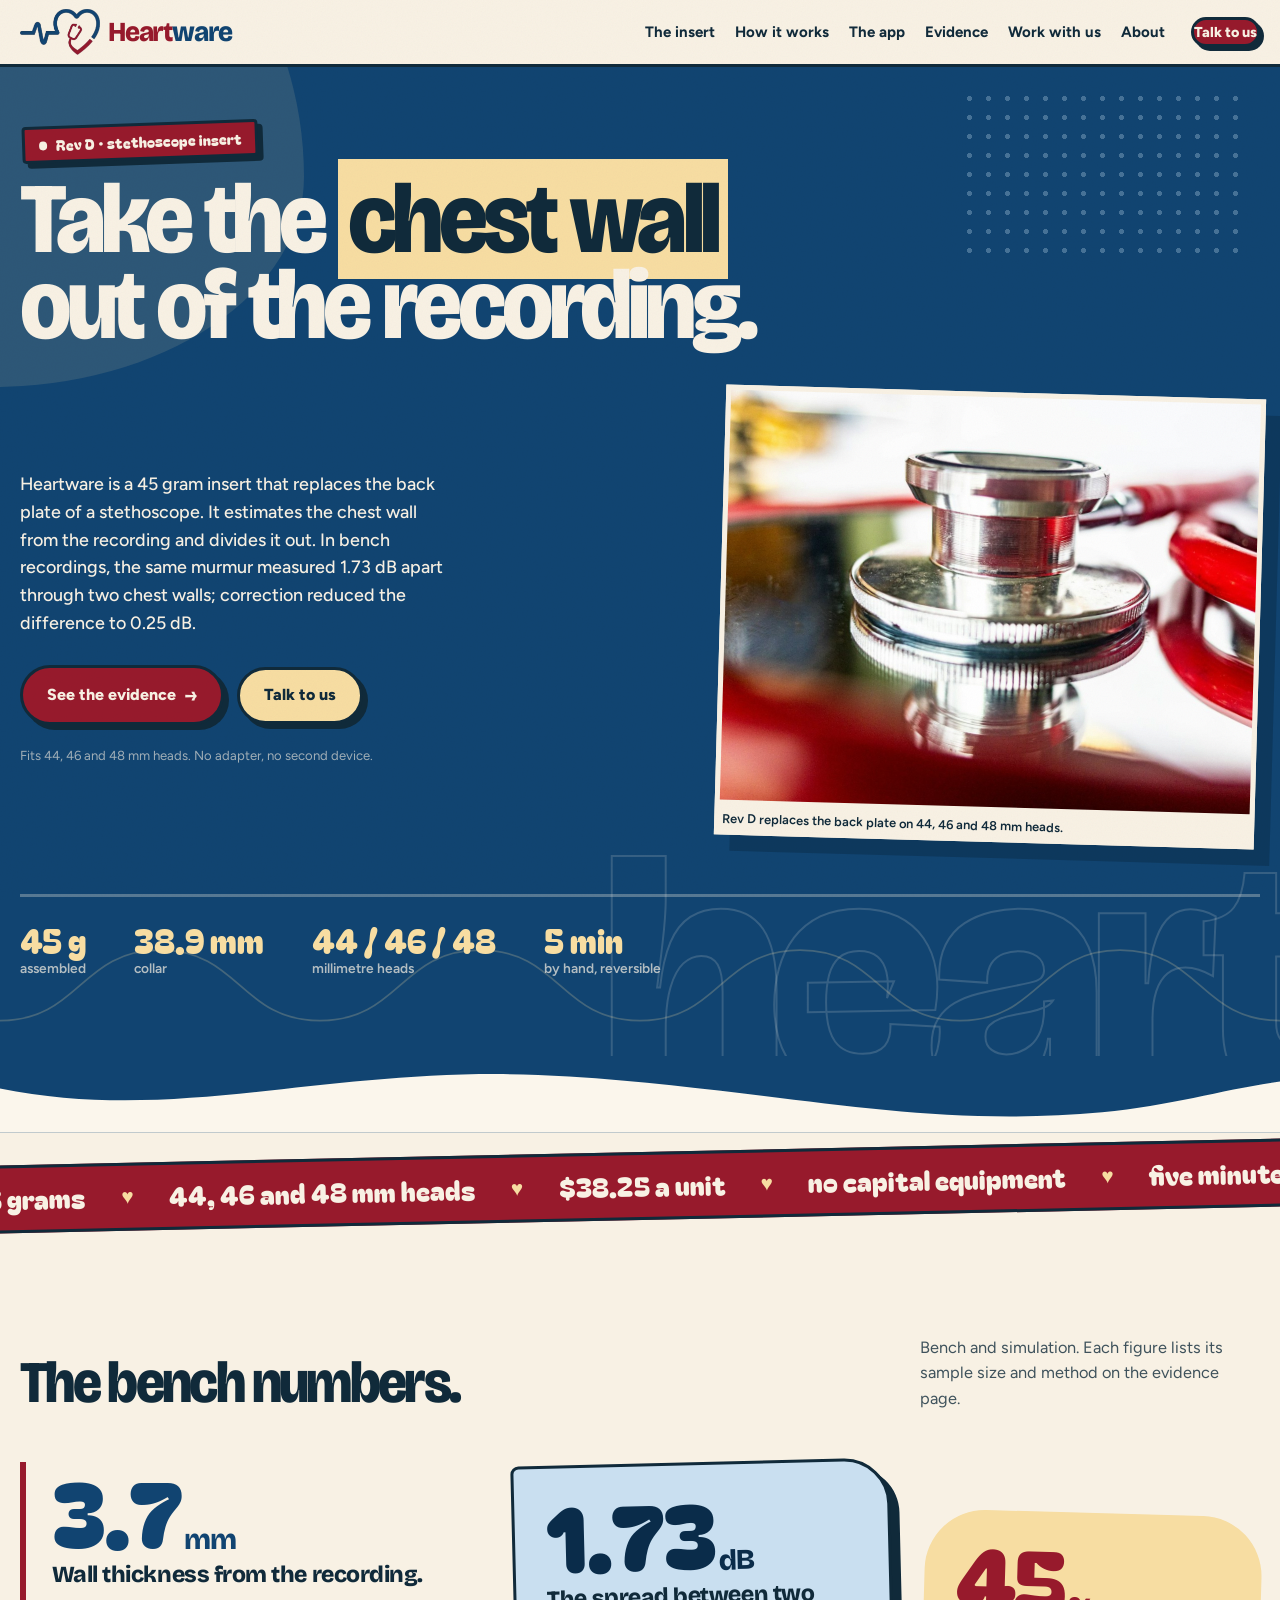
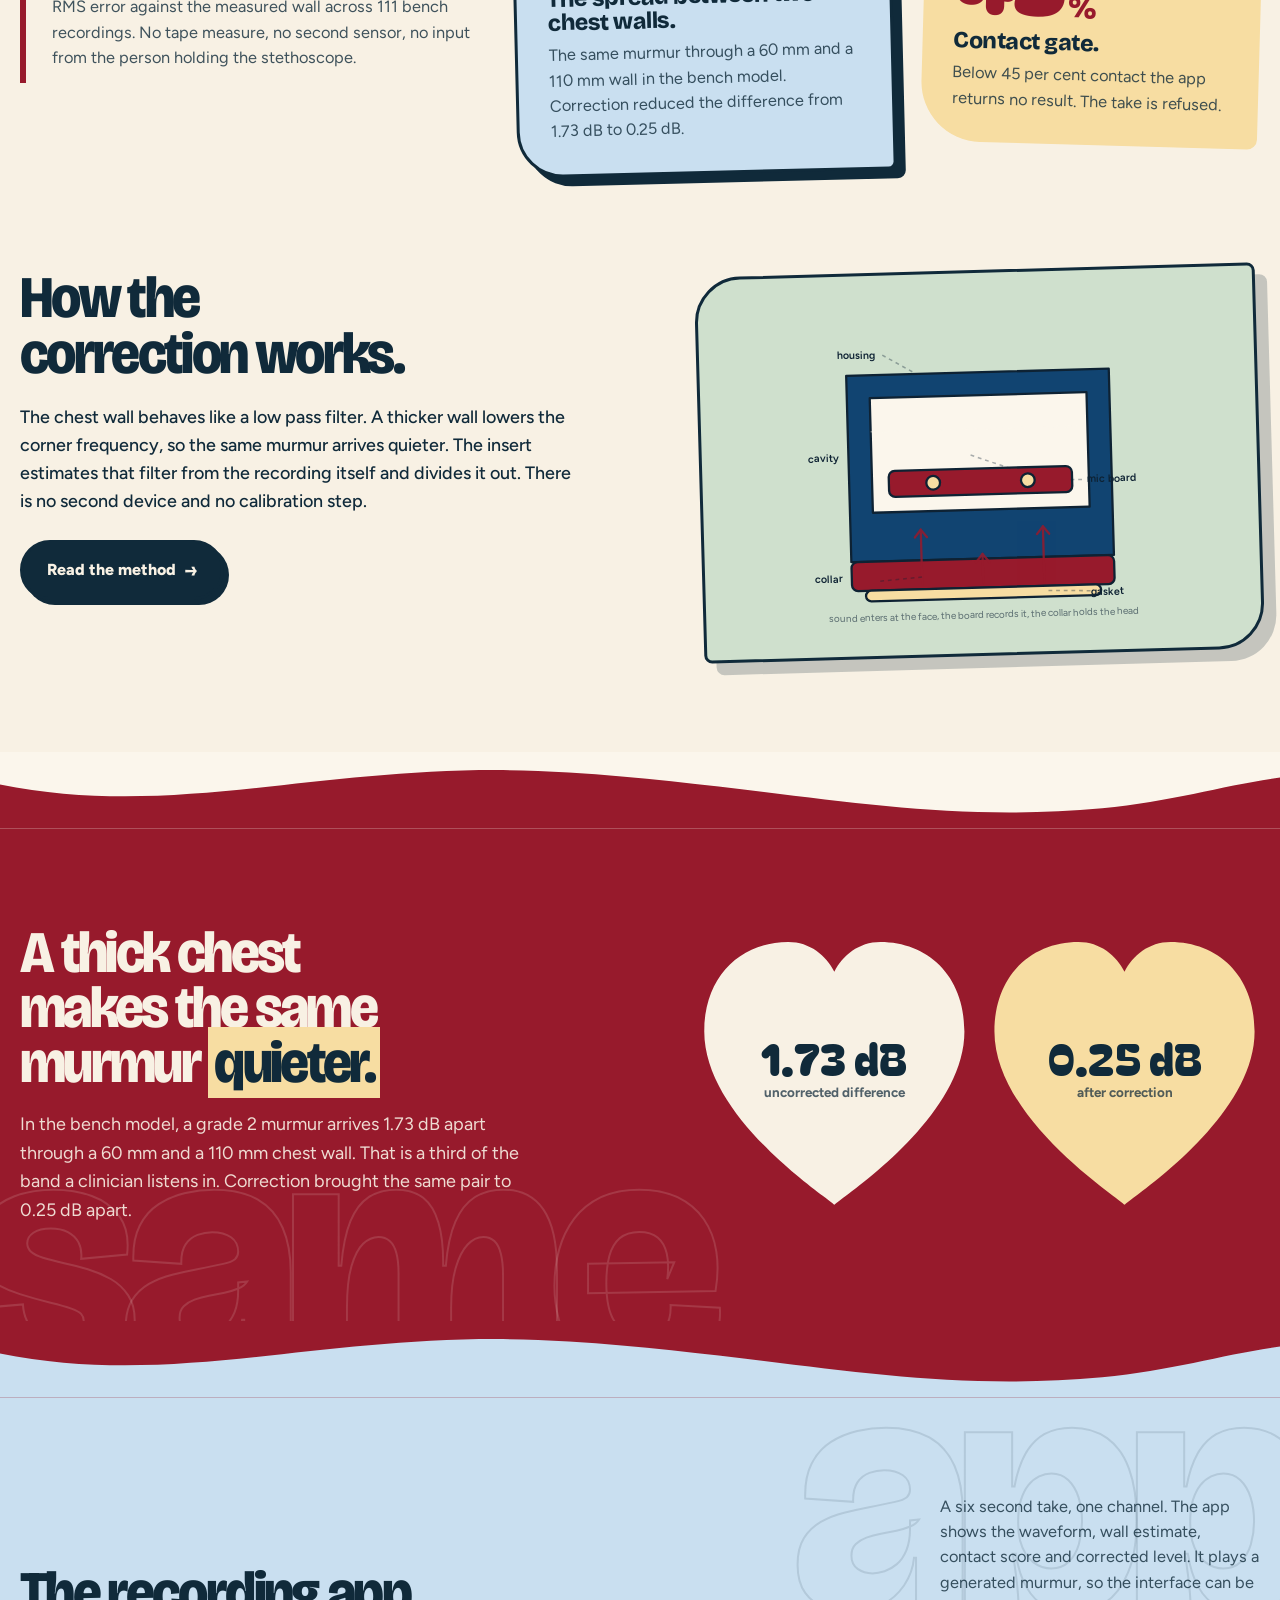
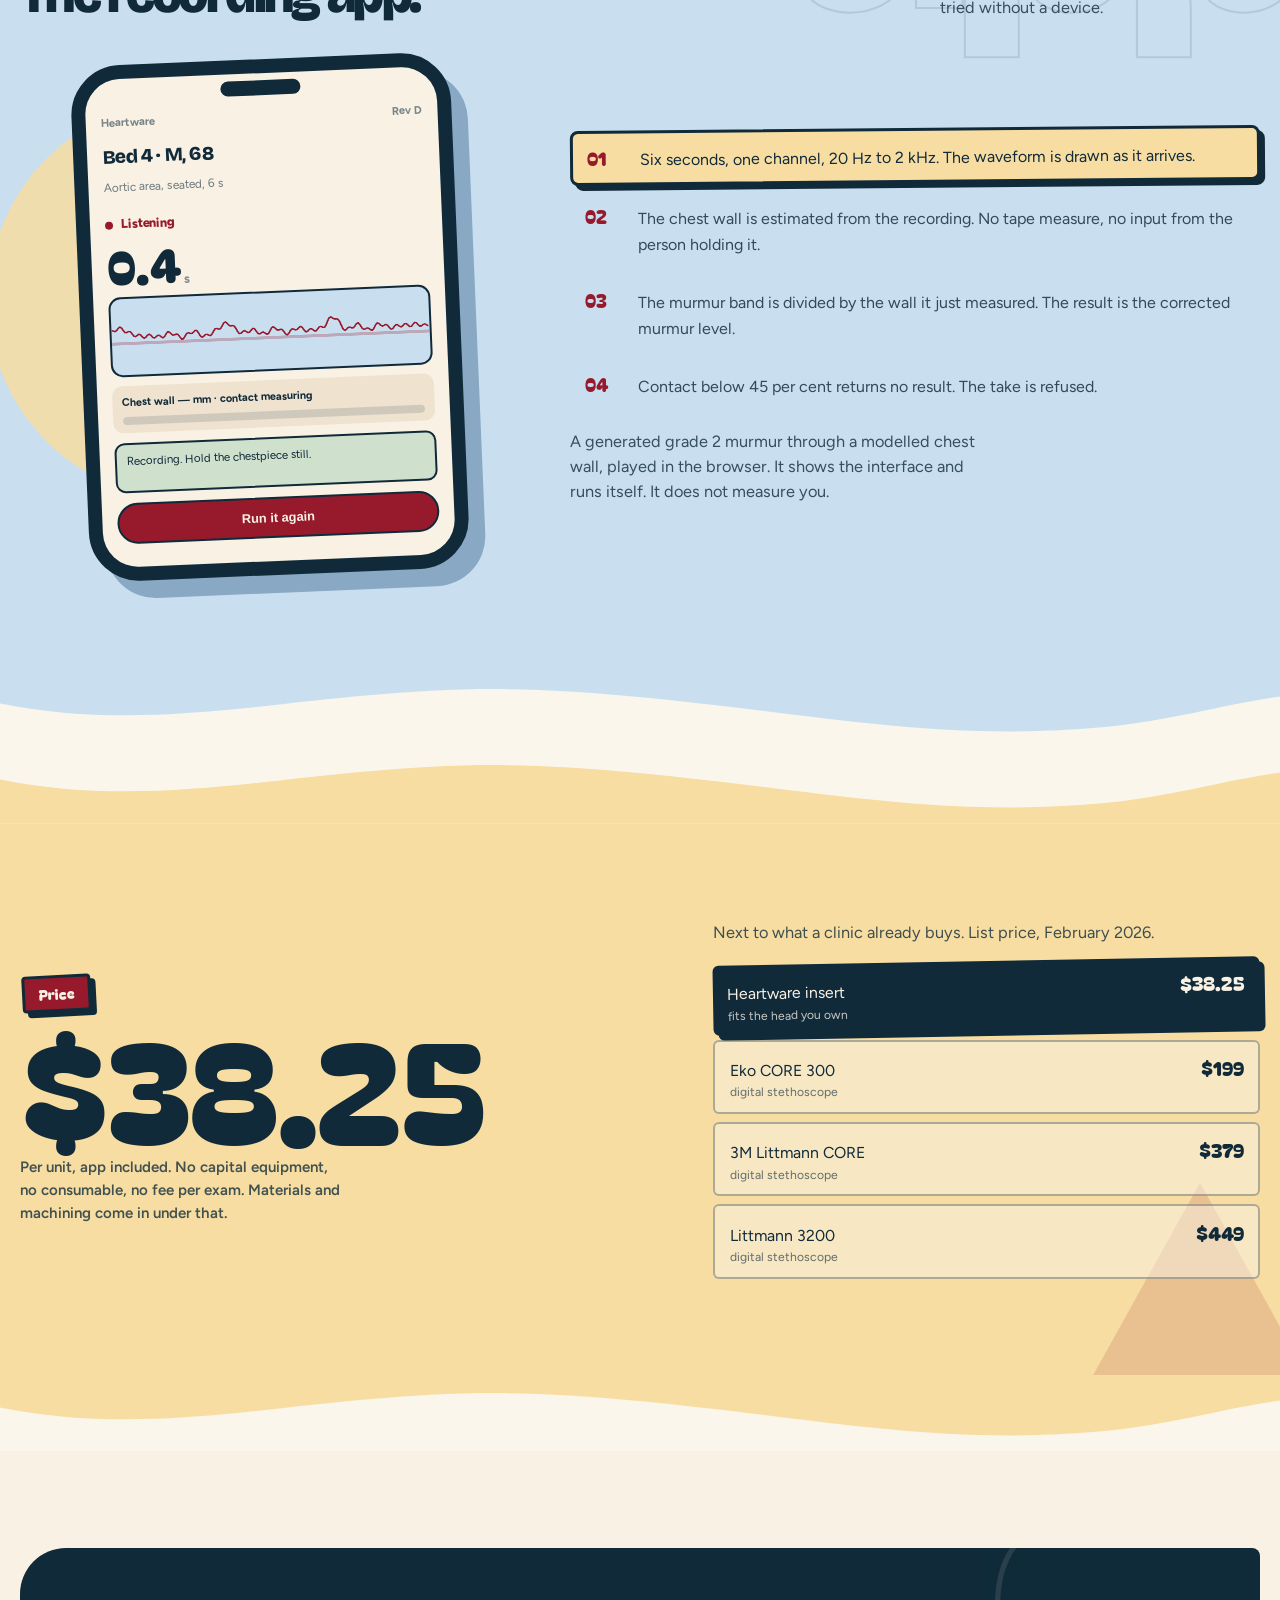
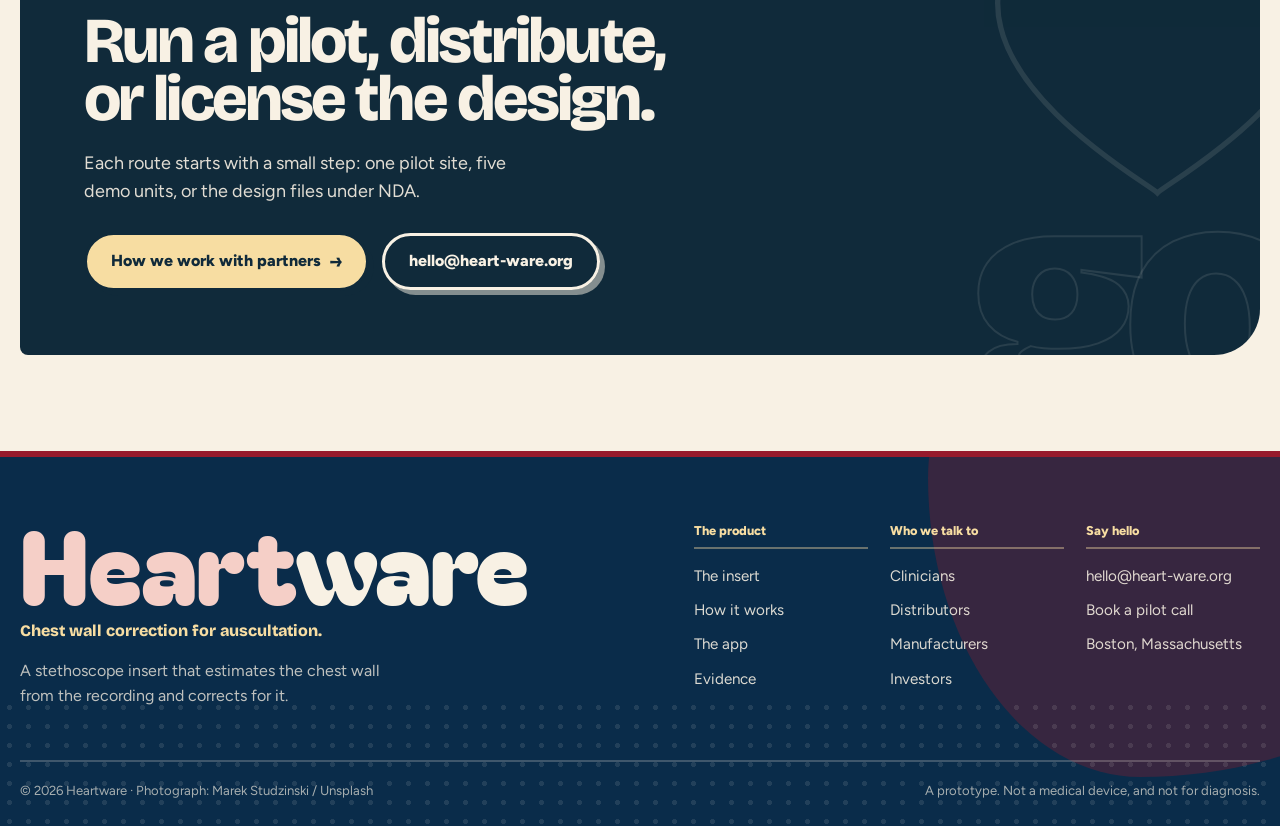
<file: index.html>
<!DOCTYPE html>
<html lang="en">
<head>
<meta charset="utf-8">
<meta name="viewport" content="width=device-width, initial-scale=1">
<title>A stethoscope insert that takes the chest wall out of the recording · Heartware</title>
<meta name="description" content="A 45 gram stethoscope insert that estimates the chest wall from the recording and corrects for it.">
<meta property="og:title" content="A stethoscope insert that takes the chest wall out of the recording · Heartware">
<meta property="og:description" content="A 45 gram stethoscope insert that estimates the chest wall from the recording and corrects for it.">
<meta property="og:type" content="website">
<link rel="icon" href="assets/img/logo-mark.png">
<link rel="preconnect" href="https://fonts.googleapis.com">
<link rel="preconnect" href="https://fonts.gstatic.com" crossorigin>
<link href="https://fonts.googleapis.com/css2?family=Bricolage+Grotesque:opsz,wdth,wght@12..96,75..100,300..800&family=Bagel+Fat+One&family=Figtree:wght@400;500;600;700;800&display=swap" rel="stylesheet">
<link rel="stylesheet" href="assets/css/site.css">
<script>document.documentElement.classList.add('js');</script>
</head>
<body data-page="home">
<svg width="0" height="0" aria-hidden="true" style="position:absolute">
  <clipPath id="heart-clip" clipPathUnits="objectBoundingBox">
    <path d="M.5 .98C.47 .95 .02 .66 .02 .34 .02 .13 .16 .01 .33 .01c.08 0 .14 .05 .17 .11C.53 .06 .59 .01 .67 .01c.17 0 .31 .12 .31 .33 0 .32-.45 .61-.48 .64Z"/>
  </clipPath>
</svg>
<header class="nav" data-open="false">
  <div class="wrap nav__in">
    <a class="brand" href="index.html" aria-label="Heartware, home">
      <img class="brand__mark" src="assets/img/logo-mark.png" alt="" width="319" height="183" decoding="async"><span class="brand__word"><span class="brand__heart">Heart</span><span class="brand__rest">ware</span></span>
    </a>
    <button class="nav__toggle" aria-expanded="false">Menu</button>
    <nav class="nav__links" aria-label="Primary">
      <a href="product.html">The insert</a>
      <a href="technology.html">How it works</a>
      <a href="app.html">The app</a>
      <a href="evidence.html">Evidence</a>
      <a href="partnerships.html">Work with us</a>
      <a href="about.html">About</a>
      <a class="btn btn--wine btn--sm" href="contact.html">Talk to us</a>
    </nav>
  </div>
</header>
<main>

<section class="hero">
  <div class="ghostword" style="right:-1.5rem;bottom:-2.5rem">heart</div>
  <div class="dots" style="color:#a9c8dd;width:18rem;height:11rem;right:2rem;top:1.4rem;opacity:.35"></div>
  <svg class="audiowave" viewBox="0 0 1440 160" preserveAspectRatio="none" aria-hidden="true"><path d="M0 120 C 90 120 90 40 180 40 S 270 120 360 120 S 450 40 540 40 S 630 120 720 120 S 810 40 900 40 S 990 120 1080 120 S 1170 40 1260 40 S 1350 120 1440 120" fill="none" stroke="#f7dda2" stroke-width="2"/></svg>
  <div class="blob" style="width:32rem;height:32rem;left:-13rem;top:-12rem;background:rgba(247,221,162,.12)"></div>
  <div class="wrap">
    <div class="hero__type">
      <p class="tag tag--wine"><i></i>Rev D &middot; stethoscope insert</p>
      <h1 class="poster">Take the <span class="hl">chest wall</span> out of the recording.</h1>
    </div>
    <div class="hero__grid">
      <div class="hero__copy">
        <p class="lede">Heartware is a 45 gram insert that replaces the back plate of a stethoscope. It estimates the chest wall from the recording and divides it out. In bench recordings, the same murmur measured 1.73 dB apart through two chest walls; correction reduced the difference to 0.25 dB.</p>
        <div class="cta__row">
          <a class="btn btn--wine" href="evidence.html">See the evidence <span class="btn__arrow">&rarr;</span></a>
          <a class="btn btn--butter" href="contact.html">Talk to us</a>
        </div>
        <p class="tiny" style="margin-top:1.1rem;color:rgba(248,241,228,.62)">Fits 44, 46 and 48 mm heads. No adapter, no second device.</p>
      </div>
      <div class="hero__art">
        <figure class="hero__shot">
          <img src="assets/img/stethoscope-head.jpg" alt="Macro photograph of a stethoscope chestpiece with red tubing, resting on a reflective surface" width="1280" height="1000" fetchpriority="high">
          <figcaption class="hero__shotcap">Rev D replaces the back plate on 44, 46 and 48 mm heads.</figcaption>
        </figure>
      </div>
    </div>
    <div class="hero__stats">
      <div><b>45 g</b><span>assembled</span></div>
      <div><b>38.9 mm</b><span>collar</span></div>
      <div><b>44 / 46 / 48</b><span>millimetre heads</span></div>
      <div><b>5 min</b><span>by hand, reversible</span></div>
    </div>
  </div>
</section>

<div class="wave" style="background:#114471" aria-hidden="true"><svg viewBox="0 0 1440 90" preserveAspectRatio="none"><path fill="#fbf6ec" d="M0,38 C210,82 380,6 640,24 C880,40 1030,86 1240,66 C1320,58 1380,38 1440,30 L1440,90 L0,90 Z"/></svg></div>

<div class="ticker" aria-hidden="true"><div class="ticker__in"><span>45 grams</span><b>&hearts;</b><span>44, 46 and 48 mm heads</span><b>&hearts;</b><span>$38.25 a unit</span><b>&hearts;</b><span>no capital equipment</span><b>&hearts;</b><span>five minutes to fit</span><b>&hearts;</b><span>not a medical device</span><b>&hearts;</b><span>45 grams</span><b>&hearts;</b><span>44, 46 and 48 mm heads</span><b>&hearts;</b><span>$38.25 a unit</span><b>&hearts;</b><span>no capital equipment</span><b>&hearts;</b><span>five minutes to fit</span><b>&hearts;</b><span>not a medical device</span><b>&hearts;</b></div></div>

<section class="sec">
  <div class="wrap">
    <div class="split split--57" style="align-items:end;margin-bottom:clamp(2rem,4vw,3.2rem)">
      <h2 class="h2">The bench numbers.</h2>
      <p class="small" style="justify-self:end;max-width:34ch">Bench and simulation. Each figure lists its sample size and method on the evidence page.</p>
    </div>
    <div class="figures">
      <div class="figure figure--plain">
        <span class="figure__n">3.7<small>mm</small></span>
        <h3>Wall thickness from the recording.</h3>
        <p class="small">RMS error against the measured wall across 111 bench recordings. No tape measure, no second sensor, no input from the person holding the stethoscope.</p>
      </div>
      <div class="figure figure--rise">
        <span class="figure__n">1.73<small>dB</small></span>
        <h3>The spread between two chest walls.</h3>
        <p class="small">The same murmur through a 60 mm and a 110 mm wall in the bench model. Correction reduced the difference from 1.73 dB to 0.25 dB.</p>
      </div>
      <div class="figure figure--drop">
        <span class="figure__n">45<small>%</small></span>
        <h3>Contact gate.</h3>
        <p class="small">Below 45 per cent contact the app returns no result. The take is refused.</p>
      </div>
    </div>
  </div>
</section>

<section class="sec" style="padding-top:0">
  <div class="wrap split split--57 split--top">
    <div class="statement">
      <h2 class="h2">How the correction works.</h2>
      <p class="lede">The chest wall behaves like a low pass filter. A thicker wall lowers the corner frequency, so the same murmur arrives quieter. The insert estimates that filter from the recording itself and divides it out. There is no second device and no calibration step.</p>
      <div class="cta__row">
        <a class="btn btn--ink" href="technology.html">Read the method <span class="btn__arrow">&rarr;</span></a>
      </div>
    </div>
    <div class="artcard" style="background:#cfe0cd;transform:rotate(-1.6deg);box-shadow:12px 12px 0 rgba(16,42,58,.22)">
<svg viewBox="0 0 660 430" role="img" aria-label="Section through Rev D: outer housing, cavity, microphone board at the base, sealing gasket and threaded collar">
  <g stroke="#0e2233" stroke-width="3" stroke-linejoin="round">
    <path d="M158 96h344v244H158z" fill="#114471"/>
    <path d="M188 126h284v150H188z" fill="#fbf6ec"/>
    <rect x="210" y="222" width="240" height="34" rx="8" fill="#971a2c"/>
    <circle cx="268" cy="239" r="9" fill="#f7dda2"/>
    <circle cx="392" cy="239" r="9" fill="#f7dda2"/>
    <rect x="158" y="340" width="344" height="38" rx="8" fill="#971a2c"/>
    <rect x="176" y="378" width="308" height="14" rx="7" fill="#f7dda2"/>
  </g>
  <g stroke="#971a2c" stroke-width="3" stroke-linecap="round" fill="none" opacity=".85">
    <path d="M330 372v-38"/><path d="M330 334l-9 11M330 334l9 11"/>
    <path d="M250 372v-72"/><path d="M250 300l-8 10M250 300l8 10"/>
    <path d="M410 372v-72"/><path d="M410 300l-8 10M410 300l8 10"/>
  </g>
  <g stroke="rgba(251,246,236,.4)" stroke-width="2" stroke-dasharray="8 7">
    <path d="M188 170h284"/>
  </g>
  <g font-family="Figtree,Arial,sans-serif" font-size="14" font-weight="600" fill="#0e2233">
    <text x="146" y="74">housing</text>
    <text x="146" y="208" text-anchor="end">cavity</text>
    <text x="470" y="244">mic board</text>
    <text x="146" y="366" text-anchor="end">collar</text>
    <text x="470" y="392">gasket</text>
  </g>
  <g stroke="rgba(14,34,51,.35)" stroke-width="2" stroke-dasharray="5 5">
    <path d="M206 70l44 26M318 204l54 20M448 240h16M250 362l-56 4M470 386l-58 -2"/>
  </g>
  <text x="330" y="418" text-anchor="middle" font-family="Figtree,Arial,sans-serif" font-size="13" fill="rgba(14,34,51,.6)">sound enters at the face, the board records it, the collar holds the head</text>
</svg>
</div>
  </div>
</section>

<div class="wave" style="background:#fbf6ec" aria-hidden="true"><svg viewBox="0 0 1440 90" preserveAspectRatio="none"><path fill="#971a2c" d="M0,38 C210,82 380,6 640,24 C880,40 1030,86 1240,66 C1320,58 1380,38 1440,30 L1440,90 L0,90 Z"/></svg></div>

<section class="band band--wine sec">
  <div class="ghostword" style="left:-2rem;bottom:-3.5rem;-webkit-text-stroke-color:rgba(248,241,228,.14)">same</div>
  <div class="wrap split split--57">
    <div>
      <h2 class="display" style="max-width:15ch">A thick chest makes the same murmur <span class="hl">quieter.</span></h2>
      <p class="on-dark" style="margin-top:1.2rem;max-width:42ch">In the bench model, a grade 2 murmur arrives 1.73 dB apart through a 60 mm and a 110 mm chest wall. That is a third of the band a clinician listens in. Correction brought the same pair to 0.25 dB apart.</p>
    </div>
    <div style="display:grid;grid-template-columns:1fr 1fr;gap:1.2rem">
      <div class="heartbox"><div><p class="heartbox__n">1.73 dB</p><p class="heartbox__l">uncorrected difference</p></div></div>
      <div class="heartbox" style="background:#f7dda2"><div><p class="heartbox__n">0.25 dB</p><p class="heartbox__l">after correction</p></div></div>
    </div>
  </div>
</section>

<div class="wave" style="background:#971a2c" aria-hidden="true"><svg viewBox="0 0 1440 90" preserveAspectRatio="none"><path fill="#c9dff0" d="M0,38 C210,82 380,6 640,24 C880,40 1030,86 1240,66 C1320,58 1380,38 1440,30 L1440,90 L0,90 Z"/></svg></div>

<section class="band band--sky sec">
  <div class="ghostword ghostword--ink" style="right:-1rem;top:-1rem">app</div>
  <div class="wrap">
    <div class="split split--57" style="align-items:end;margin-bottom:clamp(1.8rem,3vw,2.6rem)">
      <h2 class="display" style="max-width:15ch">The recording app.</h2>
      <p class="small" style="justify-self:end;max-width:32ch">A six second take, one channel. The app shows the waveform, wall estimate, contact score and corrected level. It plays a generated murmur, so the interface can be tried without a device.</p>
    </div>
    
<div class="demo" data-demo>
  <div class="phone">
    <div class="screen">
      <div class="screen__top"><span>Heartware</span><span>Rev D</span></div>
      <div class="screen__pat">Bed 4 &middot; M, 68</div>
      <div class="screen__meta">Aortic area, seated, 6 s</div>
      <div class="screen__state"><i></i><span data-demo-state>Listening</span></div>
      <div class="screen__big" data-demo-big>6.0<small>s</small></div>
      <canvas class="screen__wave" data-demo-wave width="560" height="150" aria-label="Waveform of the recorded heart sound"></canvas>
      <div class="screen__gate">
        <span>Chest wall <b data-demo-wall>37 mm</b> &middot; contact <b data-demo-q>89%</b></span>
        <span class="screen__bar"><b data-demo-bar></b></span>
      </div>
      <div class="screen__verdict" data-demo-verdict data-tone="ok">Contact is good. Holding the take.</div>
      <button class="screen__btn" data-demo-run>Run it again</button>
    </div>
  </div>
  <div>
    <ol class="demo__list">
      <li class="on" data-demo-step><b>01</b><span>Six seconds, one channel, 20 Hz to 2 kHz. The waveform is drawn as it arrives.</span></li>
      <li data-demo-step><b>02</b><span>The chest wall is estimated from the recording. No tape measure, no input from the person holding it.</span></li>
      <li data-demo-step><b>03</b><span>The murmur band is divided by the wall it just measured. The result is the corrected murmur level.</span></li>
      <li data-demo-step><b>04</b><span>Contact below 45 per cent returns no result. The take is refused.</span></li>
    </ol>
    <p class="small" style="margin-top:1.2rem;max-width:42ch">A generated grade 2 murmur through a modelled chest wall, played in the browser. It shows the interface and runs itself. It does not measure you.</p>
  </div>
</div>

  </div>
</section>

<div class="wave" style="background:#c9dff0" aria-hidden="true"><svg viewBox="0 0 1440 90" preserveAspectRatio="none"><path fill="#fbf6ec" d="M0,38 C210,82 380,6 640,24 C880,40 1030,86 1240,66 C1320,58 1380,38 1440,30 L1440,90 L0,90 Z"/></svg></div>
<div class="wave" style="background:#fbf6ec" aria-hidden="true"><svg viewBox="0 0 1440 90" preserveAspectRatio="none"><path fill="#f7dda2" d="M0,38 C210,82 380,6 640,24 C880,40 1030,86 1240,66 C1320,58 1380,38 1440,30 L1440,90 L0,90 Z"/></svg></div>

<section class="band band--butter sec">
  <div class="tri" style="width:20rem;height:18rem;right:-5rem;bottom:-6rem;background:rgba(151,26,44,.14)"></div>
  <div class="wrap price">
    <div>
      <p class="tag tag--wine" style="transform:rotate(-3deg)">Price</p>
      <p class="price__n" style="margin-top:1.2rem">$38.25<small>Per unit, app included. No capital equipment, no consumable, no fee per exam. Materials and machining come in under that.</small></p>
    </div>
    <div>
      <p class="small" style="margin-bottom:1rem">Next to what a clinic already buys. List price, February 2026.</p>
      <ul class="pricelist">
        <li class="us"><span>Heartware insert <span class="tiny">fits the head you own</span></span><b>$38.25</b></li>
        <li><span>Eko CORE 300 <span class="tiny">digital stethoscope</span></span><b>$199</b></li>
        <li><span>3M Littmann CORE <span class="tiny">digital stethoscope</span></span><b>$379</b></li>
        <li><span>Littmann 3200 <span class="tiny">digital stethoscope</span></span><b>$449</b></li>
      </ul>
    </div>
  </div>
</section>

<div class="wave" style="background:#f7dda2" aria-hidden="true"><svg viewBox="0 0 1440 90" preserveAspectRatio="none"><path fill="#fbf6ec" d="M0,38 C210,82 380,6 640,24 C880,40 1030,86 1240,66 C1320,58 1380,38 1440,30 L1440,90 L0,90 Z"/></svg></div>

<section class="sec">
  <div class="wrap">
    <div class="cta">
      <svg class="heartout" viewBox="0 0 100 92" aria-hidden="true"><path d="M50 88C47 85 2 60 2 31 2 12 16 2 33 2c8 0 14 5 17 10C53 7 59 2 67 2c17 0 31 10 31 29 0 29-45 54-48 57Z" fill="none" stroke="rgba(248,241,228,.2)" stroke-width="1.6"/></svg>
      <div class="ghostword" style="right:-2rem;bottom:-4rem;-webkit-text-stroke-color:rgba(248,241,228,.1)">go</div>
      <h2>Run a pilot, distribute, or license the design.</h2>
      <p class="on-dark" style="margin-top:1.2rem;max-width:38ch">Each route starts with a small step: one pilot site, five demo units, or the design files under NDA.</p>
      <div class="cta__row">
        <a class="btn btn--butter" href="partnerships.html">How we work with partners <span class="btn__arrow">&rarr;</span></a>
        <a class="btn btn--ghost" href="contact.html">hello@heart-ware.org</a>
      </div>
    </div>
  </div>
</section>

</main>
<footer class="foot">
  <div class="blob" style="width:34rem;height:34rem;right:-12rem;top:-14rem;background:rgba(151,26,44,.32)"></div>
  <div class="dots" style="color:rgba(251,246,236,.22);inset:auto 0 0 0;height:8rem"></div>
  <div class="wrap">
    <div class="foot__top">
      <div>
        <p class="foot__mega"><em>Heart</em>ware</p>
        <p class="foot__tag">Chest wall correction for auscultation.</p>
        <p class="foot__line">A stethoscope insert that estimates the chest wall from the recording and corrects for it.</p>
      </div>
      <nav class="foot__cols" aria-label="Footer">
        <div>
          <h4>The product</h4>
          <ul>
            <li><a href="product.html">The insert</a></li>
            <li><a href="technology.html">How it works</a></li>
            <li><a href="app.html">The app</a></li>
            <li><a href="evidence.html">Evidence</a></li>
          </ul>
        </div>
        <div>
          <h4>Who we talk to</h4>
          <ul>
            <li><a href="clinical.html">Clinicians</a></li>
            <li><a href="partnerships.html">Distributors</a></li>
            <li><a href="partnerships.html">Manufacturers</a></li>
            <li><a href="contact.html">Investors</a></li>
          </ul>
        </div>
        <div>
          <h4>Say hello</h4>
          <ul>
            <li><a href="mailto:hello@heart-ware.org">hello@heart-ware.org</a></li>
            <li><a href="contact.html">Book a pilot call</a></li>
            <li><a href="about.html">Boston, Massachusetts</a></li>
          </ul>
        </div>
      </nav>
    </div>
    <div class="foot__base">
      <span>© <span data-year>2026</span> Heartware &middot; Photograph: Marek Studzinski / Unsplash</span>
      <span>A prototype. Not a medical device, and not for diagnosis.</span>
    </div>
  </div>
</footer>
<script src="assets/js/site.js" defer></script>
<script src="assets/js/demo.js" defer></script>
</body>
</html>
</file>
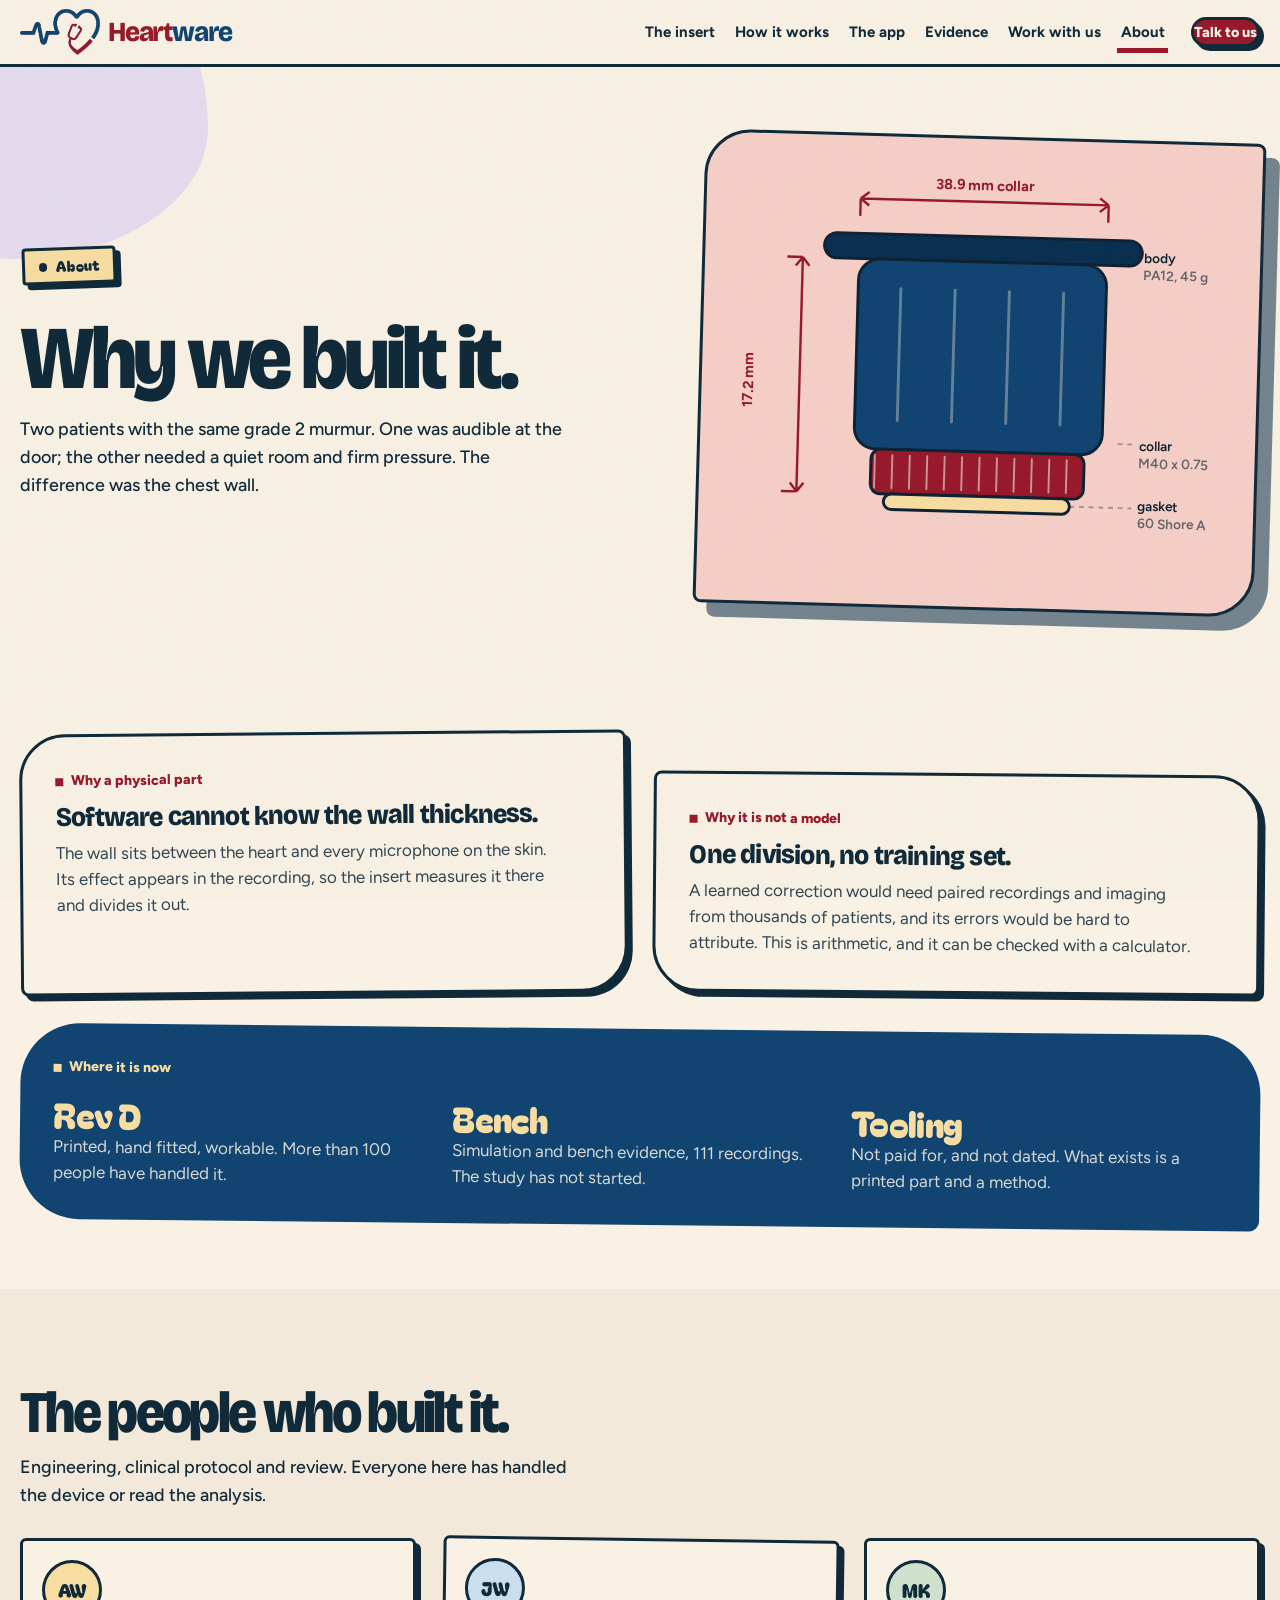
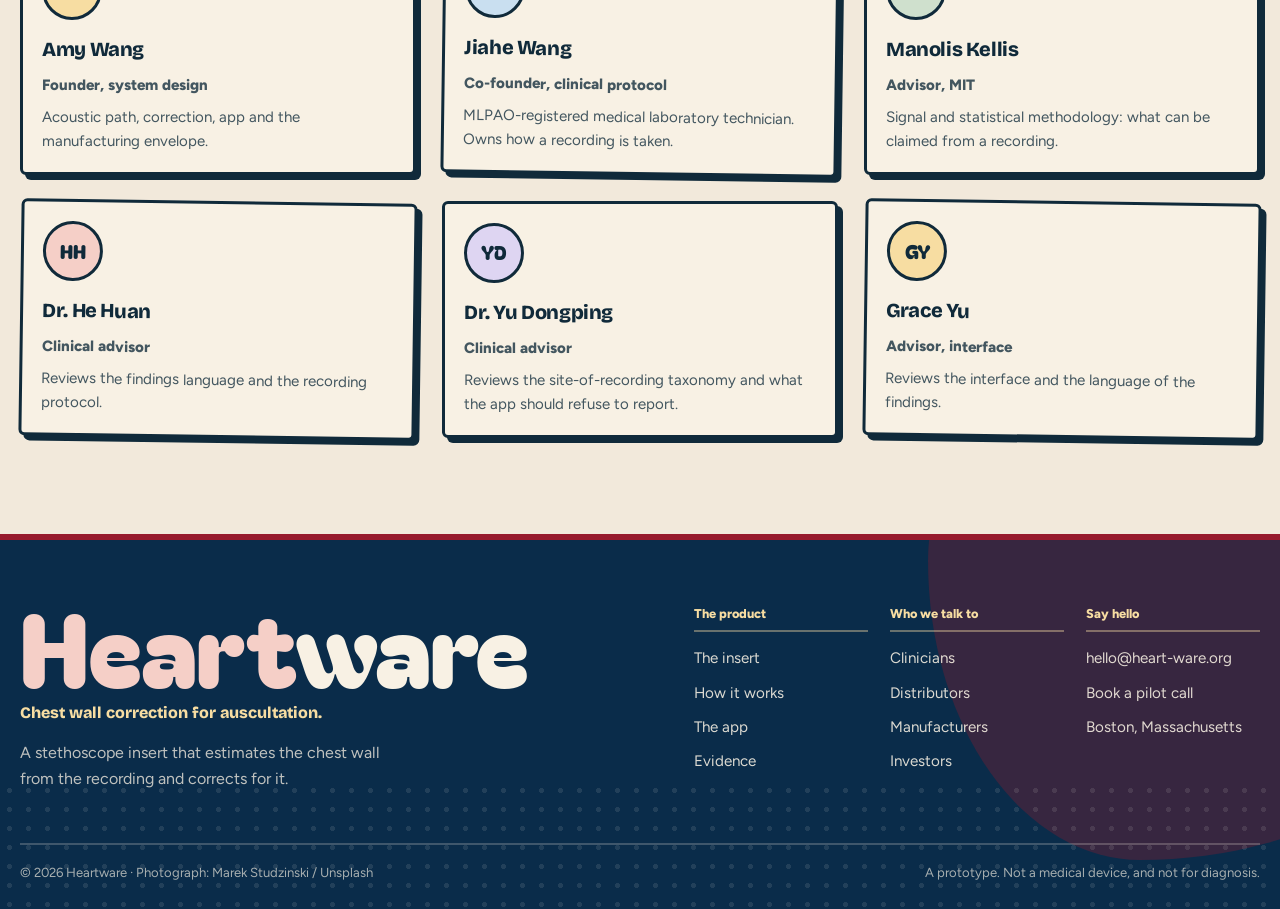
<file: about.html>
<!DOCTYPE html>
<html lang="en">
<head>
<meta charset="utf-8">
<meta name="viewport" content="width=device-width, initial-scale=1">
<title>Why we built it · Heartware</title>
<meta name="description" content="Why a physical part, who built it, and where it is now.">
<meta property="og:title" content="Why we built it · Heartware">
<meta property="og:description" content="Why a physical part, who built it, and where it is now.">
<meta property="og:type" content="website">
<link rel="icon" href="assets/img/logo-mark.png">
<link rel="preconnect" href="https://fonts.googleapis.com">
<link rel="preconnect" href="https://fonts.gstatic.com" crossorigin>
<link href="https://fonts.googleapis.com/css2?family=Bricolage+Grotesque:opsz,wdth,wght@12..96,75..100,300..800&family=Bagel+Fat+One&family=Figtree:wght@400;500;600;700;800&display=swap" rel="stylesheet">
<link rel="stylesheet" href="assets/css/site.css">
<script>document.documentElement.classList.add('js');</script>
</head>
<body data-page="about">
<svg width="0" height="0" aria-hidden="true" style="position:absolute">
  <clipPath id="heart-clip" clipPathUnits="objectBoundingBox">
    <path d="M.5 .98C.47 .95 .02 .66 .02 .34 .02 .13 .16 .01 .33 .01c.08 0 .14 .05 .17 .11C.53 .06 .59 .01 .67 .01c.17 0 .31 .12 .31 .33 0 .32-.45 .61-.48 .64Z"/>
  </clipPath>
</svg>
<header class="nav" data-open="false">
  <div class="wrap nav__in">
    <a class="brand" href="index.html" aria-label="Heartware, home">
      <img class="brand__mark" src="assets/img/logo-mark.png" alt="" width="319" height="183" decoding="async"><span class="brand__word"><span class="brand__heart">Heart</span><span class="brand__rest">ware</span></span>
    </a>
    <button class="nav__toggle" aria-expanded="false">Menu</button>
    <nav class="nav__links" aria-label="Primary">
      <a href="product.html">The insert</a>
      <a href="technology.html">How it works</a>
      <a href="app.html">The app</a>
      <a href="evidence.html">Evidence</a>
      <a href="partnerships.html">Work with us</a>
      <a href="about.html">About</a>
      <a class="btn btn--wine btn--sm" href="contact.html">Talk to us</a>
    </nav>
  </div>
</header>
<main>

<section class="ptop sec--tight" style="position:relative;overflow:hidden">
  <div class="blob" style="width:20rem;height:20rem;left:-7rem;top:-8rem;background:#ded5f2;opacity:.75"></div>
  <div class="wrap split split--57">
    <div>
      <span class="chip"><i></i>About</span>
      <h1 class="mega" style="margin-top:1rem;max-width:15ch">Why we built it.</h1>
      <p class="lede" style="margin-top:1rem">Two patients with the same grade 2 murmur. One was audible at the door; the other needed a quiet room and firm pressure. The difference was the chest wall.</p>
    </div>
    <div class="artcard" style="background:#f5cfc7;transform:rotate(1.6deg)">
<svg viewBox="0 0 520 430" role="img" aria-label="Side elevation of the insert: 38.9 millimetre collar, 17.2 millimetre body, gasket at the face">
  <g stroke="#0e2233" stroke-width="3" stroke-linejoin="round">
    <rect x="96" y="74" width="328" height="26" rx="13" fill="#0b2f50"/>
    <rect x="132" y="100" width="256" height="196" rx="22" fill="#114471"/>
    <rect x="150" y="296" width="220" height="46" rx="10" fill="#971a2c"/>
    <rect x="164" y="342" width="192" height="16" rx="8" fill="#f7dda2"/>
  </g>
  <g stroke="rgba(251,246,236,.35)" stroke-width="3" stroke-linecap="round">
    <path d="M176 130v136M232 130v136M288 130v136M344 130v136"/>
  </g>
  <g stroke="rgba(251,246,236,.55)" stroke-width="2" stroke-linecap="round">
    <path d="M154 302v34M172 302v34M190 302v34M208 302v34M226 302v34M244 302v34M262 302v34M280 302v34M298 302v34M316 302v34M334 302v34M352 302v34"/>
  </g>
  <g stroke="#971a2c" stroke-width="2.5" fill="none">
    <path d="M74 100h-16M74 342h-16M74 100v242M74 100l-7 9M74 100l7 9M74 342l-7 -9M74 342l7 -9"/>
    <path d="M132 56v-18M388 56v-18M132 38h256M132 38l9 -7M132 38l9 7M388 38l-9 -7M388 38l-9 7"/>
  </g>
  <g fill="#971a2c" font-family="Figtree,Arial,sans-serif" font-size="15" font-weight="700">
    <text x="26" y="228" transform="rotate(-90 26 228)" text-anchor="middle">17.2 mm</text>
    <text x="260" y="26" text-anchor="middle">38.9 mm collar</text>
  </g>
  <g font-family="Figtree,Arial,sans-serif" font-size="14" font-weight="600" fill="#0e2233">
    <text x="426" y="96">body</text>
    <text x="426" y="114" fill="rgba(14,34,51,.62)">PA12, 45 g</text>
    <text x="426" y="290">collar</text>
    <text x="426" y="308" fill="rgba(14,34,51,.62)">M40 x 0.75</text>
    <text x="426" y="352">gasket</text>
    <text x="426" y="370" fill="rgba(14,34,51,.62)">60 Shore A</text>
  </g>
  <g stroke="rgba(14,34,51,.35)" stroke-width="2" stroke-dasharray="5 5">
    <path d="M388 90h32M404 284h16M356 350h64"/>
  </g>
</svg>
</div>
  </div>
</section>

<section class="sec--tight">
  <div class="wrap mosaic">
    <div class="card card--paper m6"><span class="card__k">Why a physical part</span><h3>Software cannot know the wall thickness.</h3><p class="small">The wall sits between the heart and every microphone on the skin. Its effect appears in the recording, so the insert measures it there and divides it out.</p></div>
    <div class="card card--paper m6"><span class="card__k">Why it is not a model</span><h3>One division, no training set.</h3><p class="small">A learned correction would need paired recordings and imaging from thousands of patients, and its errors would be hard to attribute. This is arithmetic, and it can be checked with a calculator.</p></div>
    <div class="card card--navy m12">
      <span class="card__k">Where it is now</span>
      <div class="steps steps--3" style="margin-top:.6rem">
        <div><p class="card__n" style="font-size:clamp(1.6rem,3vw,2.2rem)">Rev D</p><p class="small" style="margin-top:.3rem">Printed, hand fitted, workable. More than 100 people have handled it.</p></div>
        <div><p class="card__n" style="font-size:clamp(1.6rem,3vw,2.2rem)">Bench</p><p class="small" style="margin-top:.3rem">Simulation and bench evidence, 111 recordings. The study has not started.</p></div>
        <div><p class="card__n" style="font-size:clamp(1.6rem,3vw,2.2rem)">Tooling</p><p class="small" style="margin-top:.3rem">Not paid for, and not dated. What exists is a printed part and a method.</p></div>
      </div>
    </div>
  </div>
</section>

<section class="sec" style="background:#f2e9db;position:relative;overflow:hidden">
  <div class="wrap">
    <h2 class="display" style="max-width:16ch">The people who built it.</h2>
    <p class="lede" style="margin-top:.8rem">Engineering, clinical protocol and review. Everyone here has handled the device or read the analysis.</p>
    <div class="people" style="margin-top:1.8rem">
      <div class="person"><div class="person__av" style="background:#f7dda2">AW</div><h3>Amy Wang</h3><p class="person__role">Founder, system design</p><p>Acoustic path, correction, app and the manufacturing envelope.</p></div>
<div class="person"><div class="person__av" style="background:#c9dff0">JW</div><h3>Jiahe Wang</h3><p class="person__role">Co-founder, clinical protocol</p><p>MLPAO-registered medical laboratory technician. Owns how a recording is taken.</p></div>
<div class="person"><div class="person__av" style="background:#cfe0cd">MK</div><h3>Manolis Kellis</h3><p class="person__role">Advisor, MIT</p><p>Signal and statistical methodology: what can be claimed from a recording.</p></div>
<div class="person"><div class="person__av" style="background:#f5cfc7">HH</div><h3>Dr. He Huan</h3><p class="person__role">Clinical advisor</p><p>Reviews the findings language and the recording protocol.</p></div>
<div class="person"><div class="person__av" style="background:#ded5f2">YD</div><h3>Dr. Yu Dongping</h3><p class="person__role">Clinical advisor</p><p>Reviews the site-of-recording taxonomy and what the app should refuse to report.</p></div>
<div class="person"><div class="person__av" style="background:#f7dda2">GY</div><h3>Grace Yu</h3><p class="person__role">Advisor, interface</p><p>Reviews the interface and the language of the findings.</p></div>
    </div>
  </div>
</section>

</main>
<footer class="foot">
  <div class="blob" style="width:34rem;height:34rem;right:-12rem;top:-14rem;background:rgba(151,26,44,.32)"></div>
  <div class="dots" style="color:rgba(251,246,236,.22);inset:auto 0 0 0;height:8rem"></div>
  <div class="wrap">
    <div class="foot__top">
      <div>
        <p class="foot__mega"><em>Heart</em>ware</p>
        <p class="foot__tag">Chest wall correction for auscultation.</p>
        <p class="foot__line">A stethoscope insert that estimates the chest wall from the recording and corrects for it.</p>
      </div>
      <nav class="foot__cols" aria-label="Footer">
        <div>
          <h4>The product</h4>
          <ul>
            <li><a href="product.html">The insert</a></li>
            <li><a href="technology.html">How it works</a></li>
            <li><a href="app.html">The app</a></li>
            <li><a href="evidence.html">Evidence</a></li>
          </ul>
        </div>
        <div>
          <h4>Who we talk to</h4>
          <ul>
            <li><a href="clinical.html">Clinicians</a></li>
            <li><a href="partnerships.html">Distributors</a></li>
            <li><a href="partnerships.html">Manufacturers</a></li>
            <li><a href="contact.html">Investors</a></li>
          </ul>
        </div>
        <div>
          <h4>Say hello</h4>
          <ul>
            <li><a href="mailto:hello@heart-ware.org">hello@heart-ware.org</a></li>
            <li><a href="contact.html">Book a pilot call</a></li>
            <li><a href="about.html">Boston, Massachusetts</a></li>
          </ul>
        </div>
      </nav>
    </div>
    <div class="foot__base">
      <span>© <span data-year>2026</span> Heartware &middot; Photograph: Marek Studzinski / Unsplash</span>
      <span>A prototype. Not a medical device, and not for diagnosis.</span>
    </div>
  </div>
</footer>
<script src="assets/js/site.js" defer></script>
<script src="assets/js/demo.js" defer></script>
</body>
</html>
</file>
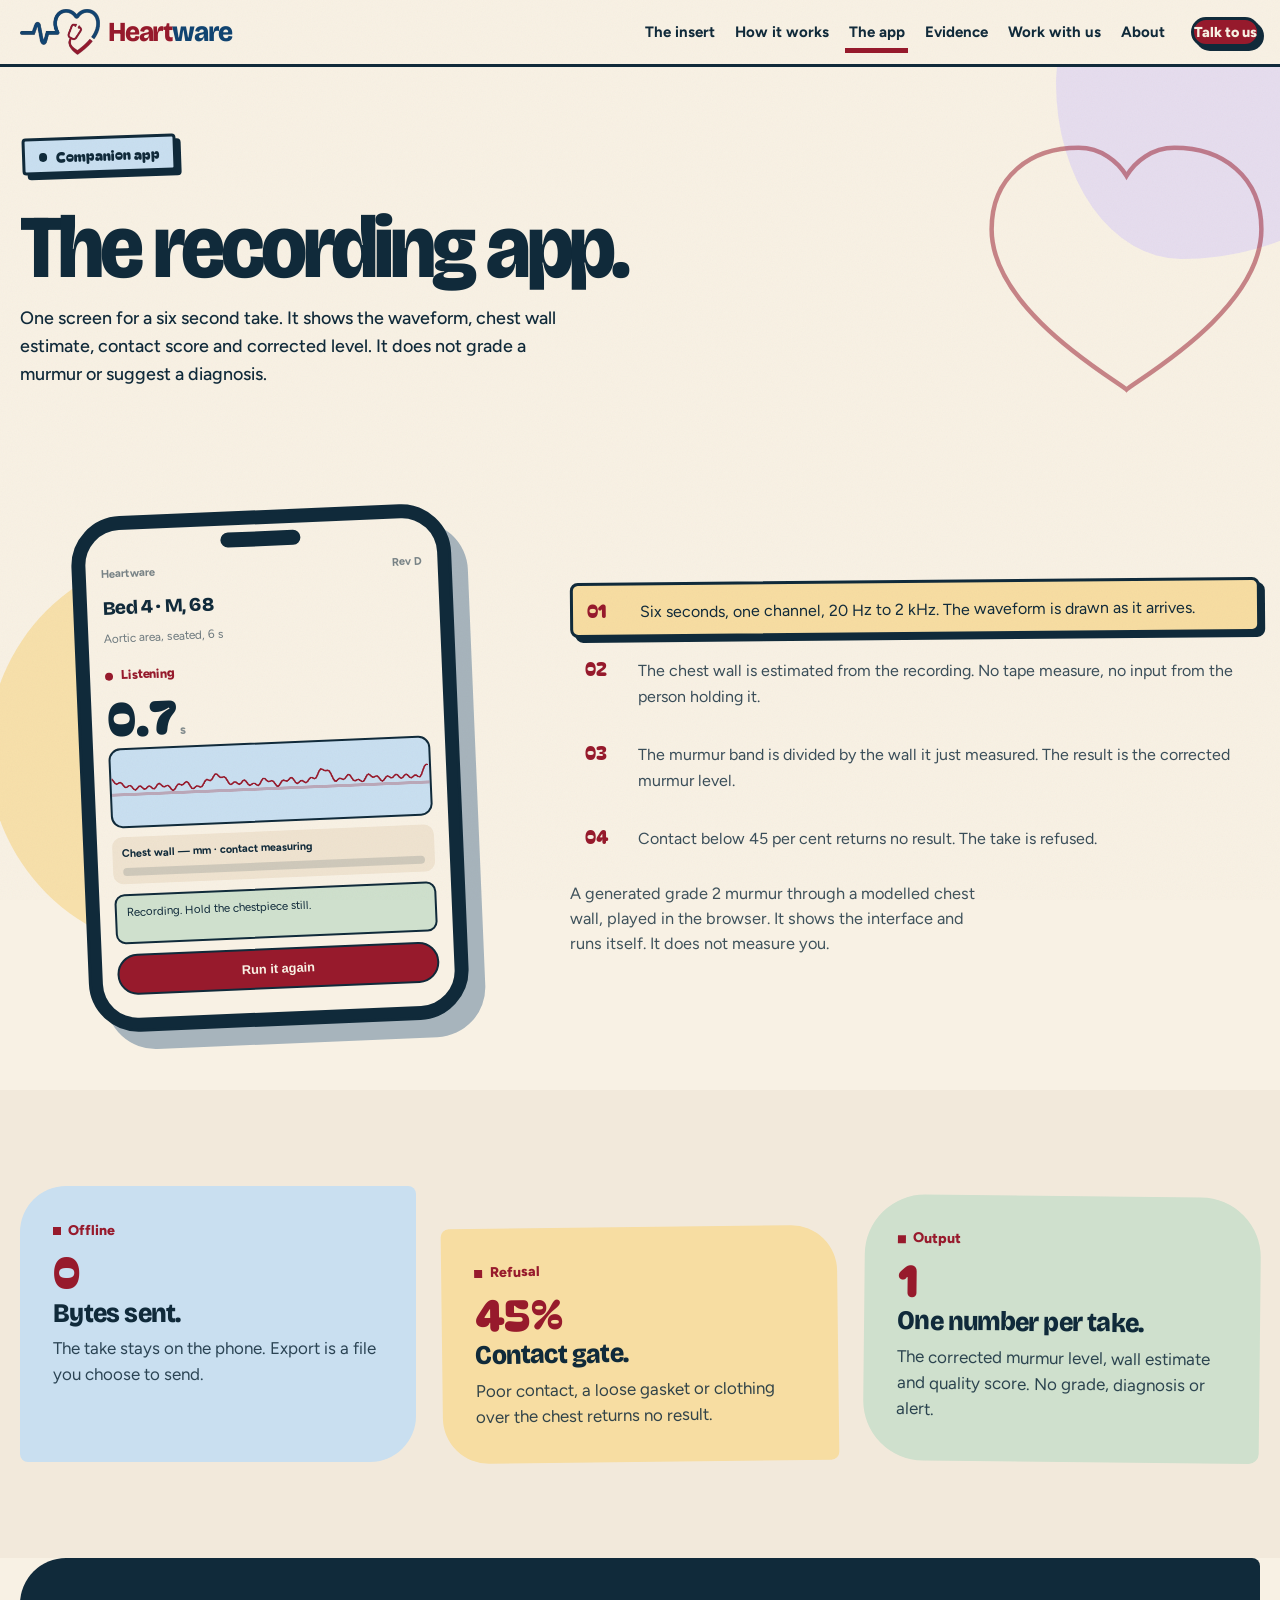
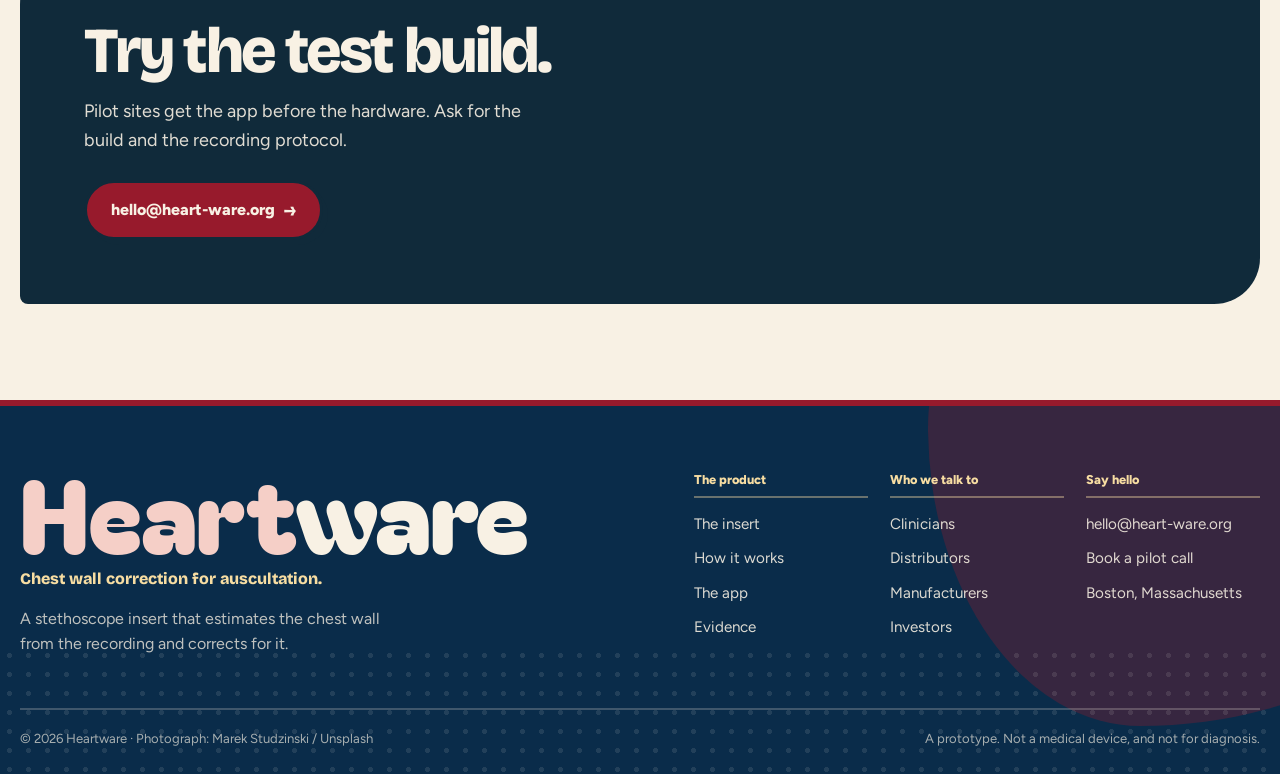
<file: app.html>
<!DOCTYPE html>
<html lang="en">
<head>
<meta charset="utf-8">
<meta name="viewport" content="width=device-width, initial-scale=1">
<title>The recording app · Heartware</title>
<meta name="description" content="The recording interface, running in the browser: listen, estimate, correct, accept.">
<meta property="og:title" content="The recording app · Heartware">
<meta property="og:description" content="The recording interface, running in the browser: listen, estimate, correct, accept.">
<meta property="og:type" content="website">
<link rel="icon" href="assets/img/logo-mark.png">
<link rel="preconnect" href="https://fonts.googleapis.com">
<link rel="preconnect" href="https://fonts.gstatic.com" crossorigin>
<link href="https://fonts.googleapis.com/css2?family=Bricolage+Grotesque:opsz,wdth,wght@12..96,75..100,300..800&family=Bagel+Fat+One&family=Figtree:wght@400;500;600;700;800&display=swap" rel="stylesheet">
<link rel="stylesheet" href="assets/css/site.css">
<script>document.documentElement.classList.add('js');</script>
</head>
<body data-page="app">
<svg width="0" height="0" aria-hidden="true" style="position:absolute">
  <clipPath id="heart-clip" clipPathUnits="objectBoundingBox">
    <path d="M.5 .98C.47 .95 .02 .66 .02 .34 .02 .13 .16 .01 .33 .01c.08 0 .14 .05 .17 .11C.53 .06 .59 .01 .67 .01c.17 0 .31 .12 .31 .33 0 .32-.45 .61-.48 .64Z"/>
  </clipPath>
</svg>
<header class="nav" data-open="false">
  <div class="wrap nav__in">
    <a class="brand" href="index.html" aria-label="Heartware, home">
      <img class="brand__mark" src="assets/img/logo-mark.png" alt="" width="319" height="183" decoding="async"><span class="brand__word"><span class="brand__heart">Heart</span><span class="brand__rest">ware</span></span>
    </a>
    <button class="nav__toggle" aria-expanded="false">Menu</button>
    <nav class="nav__links" aria-label="Primary">
      <a href="product.html">The insert</a>
      <a href="technology.html">How it works</a>
      <a href="app.html">The app</a>
      <a href="evidence.html">Evidence</a>
      <a href="partnerships.html">Work with us</a>
      <a href="about.html">About</a>
      <a class="btn btn--wine btn--sm" href="contact.html">Talk to us</a>
    </nav>
  </div>
</header>
<main>

<section class="ptop sec--tight" style="position:relative;overflow:hidden">
  <div class="blob" style="width:20rem;height:20rem;right:-6rem;top:-8rem;background:#ded5f2;opacity:.7"></div>
  <div class="wrap">
    <span class="chip chip--sky"><i></i>Companion app</span>
    <h1 class="mega" style="margin-top:1rem;max-width:16ch">The recording app.</h1>
    <p class="lede" style="margin-top:1rem">One screen for a six second take. It shows the waveform, chest wall estimate, contact score and corrected level. It does not grade a murmur or suggest a diagnosis.</p>
  </div>
</section>

<section class="sec--tight">
  <div class="wrap">
<div class="demo" data-demo>
  <div class="phone">
    <div class="screen">
      <div class="screen__top"><span>Heartware</span><span>Rev D</span></div>
      <div class="screen__pat">Bed 4 &middot; M, 68</div>
      <div class="screen__meta">Aortic area, seated, 6 s</div>
      <div class="screen__state"><i></i><span data-demo-state>Listening</span></div>
      <div class="screen__big" data-demo-big>6.0<small>s</small></div>
      <canvas class="screen__wave" data-demo-wave width="560" height="150" aria-label="Waveform of the recorded heart sound"></canvas>
      <div class="screen__gate">
        <span>Chest wall <b data-demo-wall>37 mm</b> &middot; contact <b data-demo-q>89%</b></span>
        <span class="screen__bar"><b data-demo-bar></b></span>
      </div>
      <div class="screen__verdict" data-demo-verdict data-tone="ok">Contact is good. Holding the take.</div>
      <button class="screen__btn" data-demo-run>Run it again</button>
    </div>
  </div>
  <div>
    <ol class="demo__list">
      <li class="on" data-demo-step><b>01</b><span>Six seconds, one channel, 20 Hz to 2 kHz. The waveform is drawn as it arrives.</span></li>
      <li data-demo-step><b>02</b><span>The chest wall is estimated from the recording. No tape measure, no input from the person holding it.</span></li>
      <li data-demo-step><b>03</b><span>The murmur band is divided by the wall it just measured. The result is the corrected murmur level.</span></li>
      <li data-demo-step><b>04</b><span>Contact below 45 per cent returns no result. The take is refused.</span></li>
    </ol>
    <p class="small" style="margin-top:1.2rem;max-width:42ch">A generated grade 2 murmur through a modelled chest wall, played in the browser. It shows the interface and runs itself. It does not measure you.</p>
  </div>
</div>
</div>
</section>

<section class="sec" style="background:#f2e9db">
  <div class="wrap mosaic">
    <div class="card card--sky m4"><span class="card__k">Offline</span><p class="card__n">0</p><h3 style="margin-top:.6rem">Bytes sent.</h3><p class="small">The take stays on the phone. Export is a file you choose to send.</p></div>
    <div class="card card--butter m4"><span class="card__k">Refusal</span><p class="card__n">45%</p><h3 style="margin-top:.6rem">Contact gate.</h3><p class="small">Poor contact, a loose gasket or clothing over the chest returns no result.</p></div>
    <div class="card card--sage m4"><span class="card__k">Output</span><p class="card__n">1</p><h3 style="margin-top:.6rem">One number per take.</h3><p class="small">The corrected murmur level, wall estimate and quality score. No grade, diagnosis or alert.</p></div>
  </div>
</section>

<section class="sec" style="padding-top:0">
  <div class="wrap">
    <div class="cta">
      <h2>Try the test build.</h2>
      <p class="on-dark" style="margin-top:1rem;max-width:40ch">Pilot sites get the app before the hardware. Ask for the build and the recording protocol.</p>
      <div class="cta__row"><a class="btn btn--wine" href="contact.html">hello@heart-ware.org <span class="btn__arrow">&rarr;</span></a></div>
    </div>
  </div>
</section>

</main>
<footer class="foot">
  <div class="blob" style="width:34rem;height:34rem;right:-12rem;top:-14rem;background:rgba(151,26,44,.32)"></div>
  <div class="dots" style="color:rgba(251,246,236,.22);inset:auto 0 0 0;height:8rem"></div>
  <div class="wrap">
    <div class="foot__top">
      <div>
        <p class="foot__mega"><em>Heart</em>ware</p>
        <p class="foot__tag">Chest wall correction for auscultation.</p>
        <p class="foot__line">A stethoscope insert that estimates the chest wall from the recording and corrects for it.</p>
      </div>
      <nav class="foot__cols" aria-label="Footer">
        <div>
          <h4>The product</h4>
          <ul>
            <li><a href="product.html">The insert</a></li>
            <li><a href="technology.html">How it works</a></li>
            <li><a href="app.html">The app</a></li>
            <li><a href="evidence.html">Evidence</a></li>
          </ul>
        </div>
        <div>
          <h4>Who we talk to</h4>
          <ul>
            <li><a href="clinical.html">Clinicians</a></li>
            <li><a href="partnerships.html">Distributors</a></li>
            <li><a href="partnerships.html">Manufacturers</a></li>
            <li><a href="contact.html">Investors</a></li>
          </ul>
        </div>
        <div>
          <h4>Say hello</h4>
          <ul>
            <li><a href="mailto:hello@heart-ware.org">hello@heart-ware.org</a></li>
            <li><a href="contact.html">Book a pilot call</a></li>
            <li><a href="about.html">Boston, Massachusetts</a></li>
          </ul>
        </div>
      </nav>
    </div>
    <div class="foot__base">
      <span>© <span data-year>2026</span> Heartware &middot; Photograph: Marek Studzinski / Unsplash</span>
      <span>A prototype. Not a medical device, and not for diagnosis.</span>
    </div>
  </div>
</footer>
<script src="assets/js/site.js" defer></script>
<script src="assets/js/demo.js" defer></script>
</body>
</html>
</file>
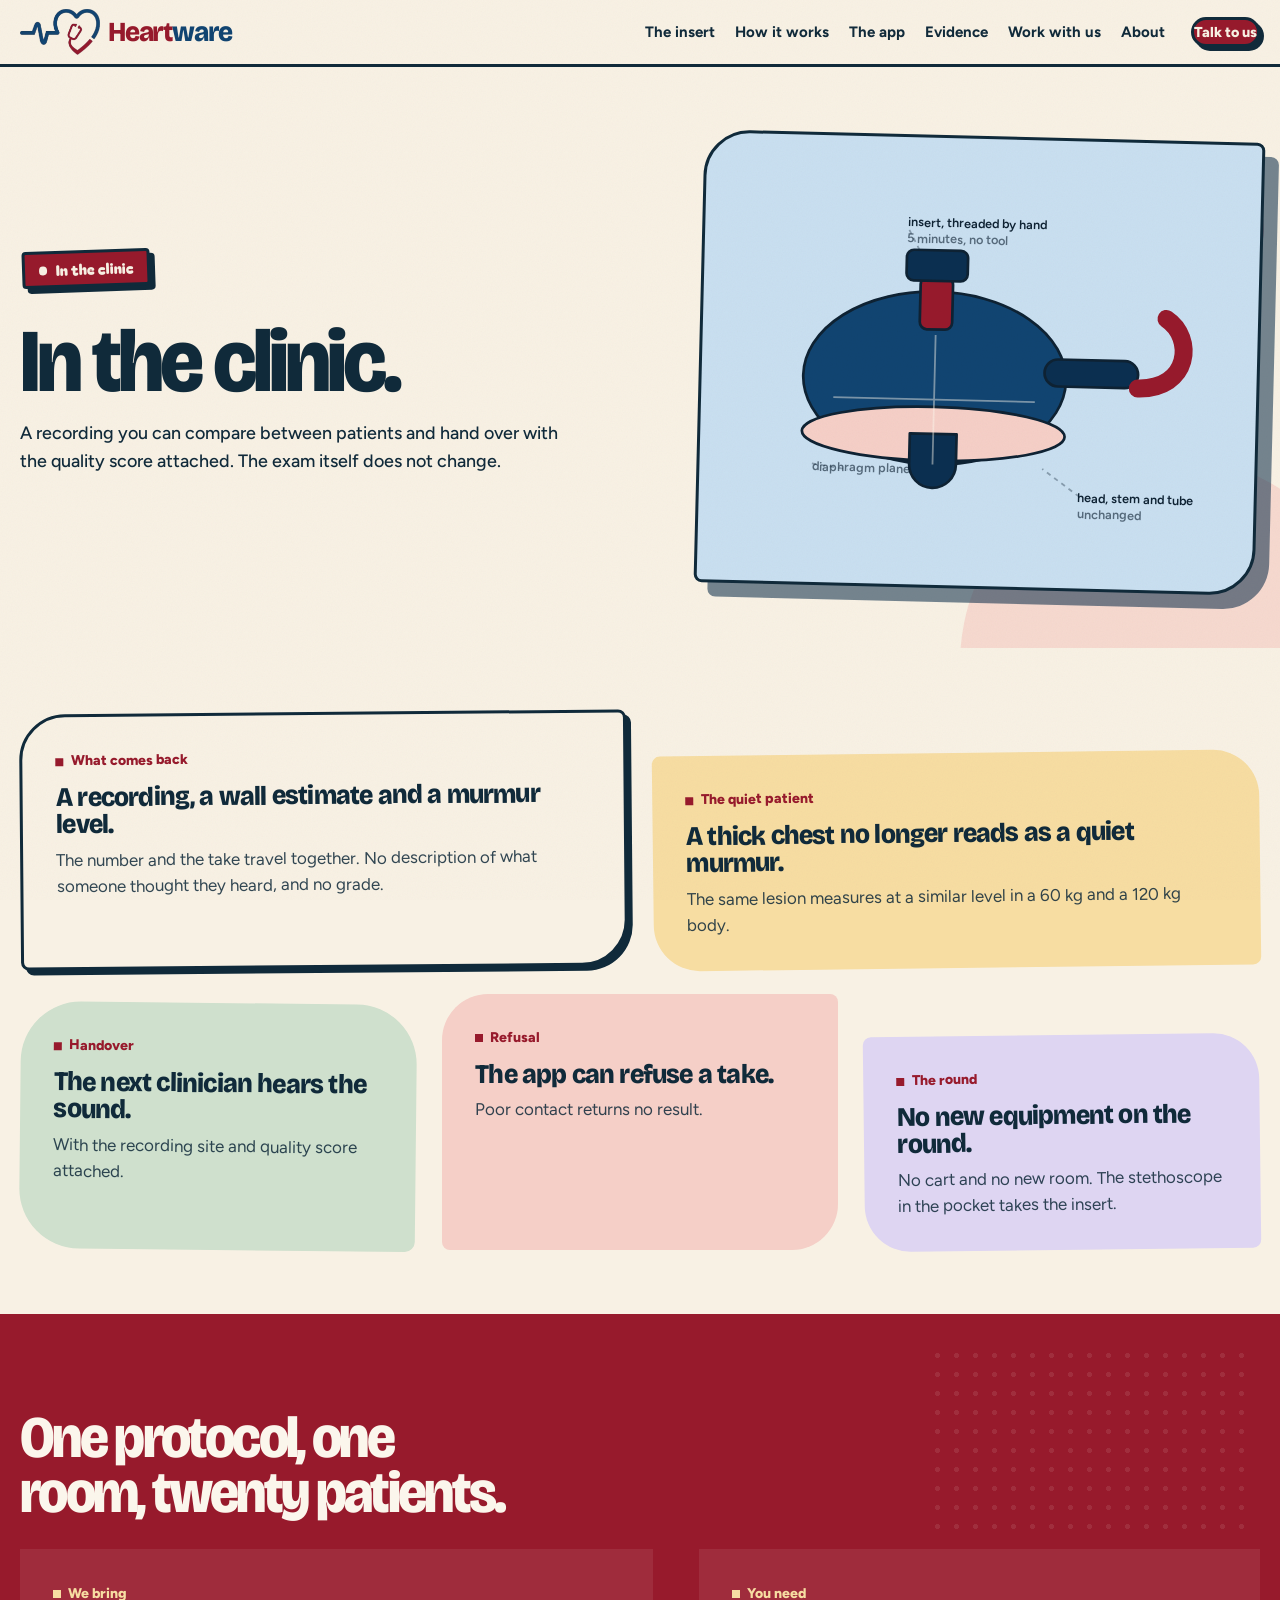
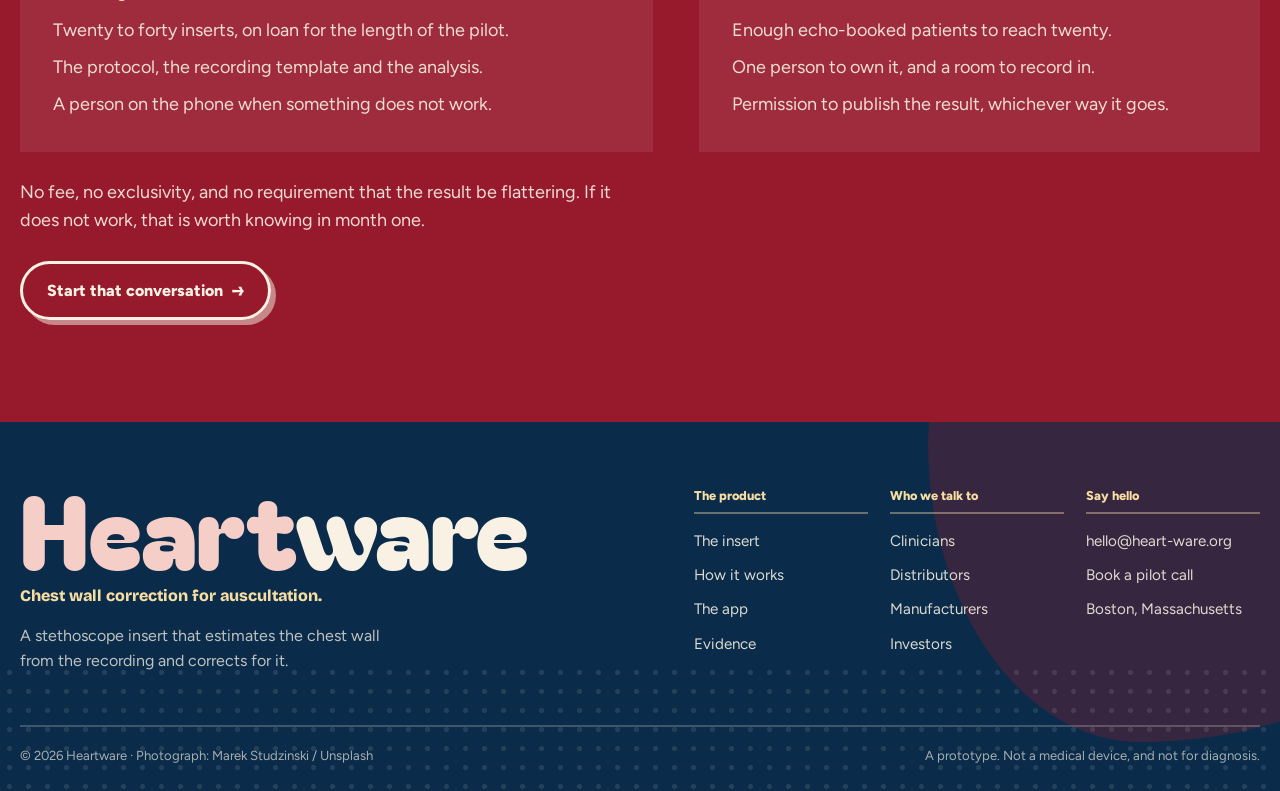
<file: clinical.html>
<!DOCTYPE html>
<html lang="en">
<head>
<meta charset="utf-8">
<meta name="viewport" content="width=device-width, initial-scale=1">
<title>In the clinic · Heartware</title>
<meta name="description" content="What changes at the bedside, and what a pilot would need from a site.">
<meta property="og:title" content="In the clinic · Heartware">
<meta property="og:description" content="What changes at the bedside, and what a pilot would need from a site.">
<meta property="og:type" content="website">
<link rel="icon" href="assets/img/logo-mark.png">
<link rel="preconnect" href="https://fonts.googleapis.com">
<link rel="preconnect" href="https://fonts.gstatic.com" crossorigin>
<link href="https://fonts.googleapis.com/css2?family=Bricolage+Grotesque:opsz,wdth,wght@12..96,75..100,300..800&family=Bagel+Fat+One&family=Figtree:wght@400;500;600;700;800&display=swap" rel="stylesheet">
<link rel="stylesheet" href="assets/css/site.css">
<script>document.documentElement.classList.add('js');</script>
</head>
<body data-page="clinical">
<svg width="0" height="0" aria-hidden="true" style="position:absolute">
  <clipPath id="heart-clip" clipPathUnits="objectBoundingBox">
    <path d="M.5 .98C.47 .95 .02 .66 .02 .34 .02 .13 .16 .01 .33 .01c.08 0 .14 .05 .17 .11C.53 .06 .59 .01 .67 .01c.17 0 .31 .12 .31 .33 0 .32-.45 .61-.48 .64Z"/>
  </clipPath>
</svg>
<header class="nav" data-open="false">
  <div class="wrap nav__in">
    <a class="brand" href="index.html" aria-label="Heartware, home">
      <img class="brand__mark" src="assets/img/logo-mark.png" alt="" width="319" height="183" decoding="async"><span class="brand__word"><span class="brand__heart">Heart</span><span class="brand__rest">ware</span></span>
    </a>
    <button class="nav__toggle" aria-expanded="false">Menu</button>
    <nav class="nav__links" aria-label="Primary">
      <a href="product.html">The insert</a>
      <a href="technology.html">How it works</a>
      <a href="app.html">The app</a>
      <a href="evidence.html">Evidence</a>
      <a href="partnerships.html">Work with us</a>
      <a href="about.html">About</a>
      <a class="btn btn--wine btn--sm" href="contact.html">Talk to us</a>
    </nav>
  </div>
</header>
<main>

<section class="ptop sec--tight" style="position:relative;overflow:hidden">
  <div class="half" style="width:26rem;height:13rem;right:-6rem;bottom:-1rem;background:#f5cfc7;opacity:.7"></div>
  <div class="wrap split split--57">
    <div>
      <span class="chip chip--wine"><i></i>In the clinic</span>
      <h1 class="mega" style="margin-top:1rem;max-width:14ch">In the clinic.</h1>
      <p class="lede" style="margin-top:1rem">A recording you can compare between patients and hand over with the quality score attached. The exam itself does not change.</p>
    </div>
    <div class="artcard" style="transform:rotate(1.4deg)">
<svg viewBox="0 0 560 440" role="img" aria-label="The insert threaded into a stethoscope head, with the diaphragm, stem and tube unchanged">
  <g stroke="#0e2233" stroke-width="3" stroke-linejoin="round">
    <ellipse cx="230" cy="238" rx="146" ry="96" fill="#114471"/>
    <ellipse cx="230" cy="300" rx="146" ry="30" fill="#f5cfc7"/>
    <path d="M204 300h52v34a26 26 0 0 1-52 0z" fill="#0b2f50"/>
    <rect x="212" y="126" width="36" height="58" rx="8" fill="#971a2c"/>
    <rect x="196" y="96" width="68" height="34" rx="8" fill="#0b2f50"/>
    <rect x="352" y="214" width="104" height="30" rx="15" fill="#0b2f50"/>
  </g>
  <path d="M456 244c58 0 62-58 30-78" fill="none" stroke="#971a2c" stroke-width="20" stroke-linecap="round"/>
  <g stroke="rgba(251,246,236,.45)" stroke-width="2">
    <path d="M118 262h224M230 190v144"/>
  </g>
  <g font-family="Figtree,Arial,sans-serif" font-size="14" font-weight="600" fill="#0e2233">
    <text x="196" y="70">insert, threaded by hand</text>
    <text x="196" y="88" fill="rgba(14,34,51,.62)">5 minutes, no tool</text>
    <text x="392" y="372">head, stem and tube</text>
    <text x="392" y="390" fill="rgba(14,34,51,.62)">unchanged</text>
    <text x="96" y="344" fill="rgba(14,34,51,.62)">diaphragm plane</text>
  </g>
  <g stroke="rgba(14,34,51,.35)" stroke-width="2" stroke-dasharray="5 5">
    <path d="M198 74l14 26M394 366l-42 -30M96 336l40 6"/>
  </g>
</svg>
</div>
  </div>
</section>

<section class="sec--tight">
  <div class="wrap mosaic">
    <div class="card card--paper m6"><span class="card__k">What comes back</span><h3>A recording, a wall estimate and a murmur level.</h3><p class="small">The number and the take travel together. No description of what someone thought they heard, and no grade.</p></div>
    <div class="card card--butter m6"><span class="card__k">The quiet patient</span><h3>A thick chest no longer reads as a quiet murmur.</h3><p class="small">The same lesion measures at a similar level in a 60 kg and a 120 kg body.</p></div>
    <div class="card card--sage m4"><span class="card__k">Handover</span><h3>The next clinician hears the sound.</h3><p class="small">With the recording site and quality score attached.</p></div>
    <div class="card card--blush m4"><span class="card__k">Refusal</span><h3>The app can refuse a take.</h3><p class="small">Poor contact returns no result.</p></div>
    <div class="card card--lilac m4"><span class="card__k">The round</span><h3>No new equipment on the round.</h3><p class="small">No cart and no new room. The stethoscope in the pocket takes the insert.</p></div>
  </div>
</section>

<section class="sec" style="background:#971a2c;color:#fbf6ec;position:relative;overflow:hidden">
  <div class="dots" style="color:rgba(251,246,236,.2);width:20rem;height:12rem;right:2rem;top:2rem"></div>
  <div class="wrap">
    <h2 class="display" style="max-width:20ch">One protocol, one room, twenty patients.</h2>
    <div class="split split--57" style="margin-top:1.8rem;align-items:start">
      <div class="card" style="background:rgba(251,246,236,.08);box-shadow:none">
        <span class="card__k" style="color:#f7dda2">We bring</span>
        <ul class="on-dark" style="display:grid;gap:.5rem">
          <li>Twenty to forty inserts, on loan for the length of the pilot.</li>
          <li>The protocol, the recording template and the analysis.</li>
          <li>A person on the phone when something does not work.</li>
        </ul>
      </div>
      <div class="card" style="background:rgba(251,246,236,.08);box-shadow:none">
        <span class="card__k" style="color:#f7dda2">You need</span>
        <ul class="on-dark" style="display:grid;gap:.5rem">
          <li>Enough echo-booked patients to reach twenty.</li>
          <li>One person to own it, and a room to record in.</li>
          <li>Permission to publish the result, whichever way it goes.</li>
        </ul>
      </div>
    </div>
    <p class="on-dark" style="margin-top:1.6rem;max-width:52ch">No fee, no exclusivity, and no requirement that the result be flattering. If it does not work, that is worth knowing in month one.</p>
    <div class="cta__row"><a class="btn btn--ghost" href="contact.html">Start that conversation <span class="btn__arrow">&rarr;</span></a></div>
  </div>
</section>

</main>
<footer class="foot">
  <div class="blob" style="width:34rem;height:34rem;right:-12rem;top:-14rem;background:rgba(151,26,44,.32)"></div>
  <div class="dots" style="color:rgba(251,246,236,.22);inset:auto 0 0 0;height:8rem"></div>
  <div class="wrap">
    <div class="foot__top">
      <div>
        <p class="foot__mega"><em>Heart</em>ware</p>
        <p class="foot__tag">Chest wall correction for auscultation.</p>
        <p class="foot__line">A stethoscope insert that estimates the chest wall from the recording and corrects for it.</p>
      </div>
      <nav class="foot__cols" aria-label="Footer">
        <div>
          <h4>The product</h4>
          <ul>
            <li><a href="product.html">The insert</a></li>
            <li><a href="technology.html">How it works</a></li>
            <li><a href="app.html">The app</a></li>
            <li><a href="evidence.html">Evidence</a></li>
          </ul>
        </div>
        <div>
          <h4>Who we talk to</h4>
          <ul>
            <li><a href="clinical.html">Clinicians</a></li>
            <li><a href="partnerships.html">Distributors</a></li>
            <li><a href="partnerships.html">Manufacturers</a></li>
            <li><a href="contact.html">Investors</a></li>
          </ul>
        </div>
        <div>
          <h4>Say hello</h4>
          <ul>
            <li><a href="mailto:hello@heart-ware.org">hello@heart-ware.org</a></li>
            <li><a href="contact.html">Book a pilot call</a></li>
            <li><a href="about.html">Boston, Massachusetts</a></li>
          </ul>
        </div>
      </nav>
    </div>
    <div class="foot__base">
      <span>© <span data-year>2026</span> Heartware &middot; Photograph: Marek Studzinski / Unsplash</span>
      <span>A prototype. Not a medical device, and not for diagnosis.</span>
    </div>
  </div>
</footer>
<script src="assets/js/site.js" defer></script>
<script src="assets/js/demo.js" defer></script>
</body>
</html>
</file>
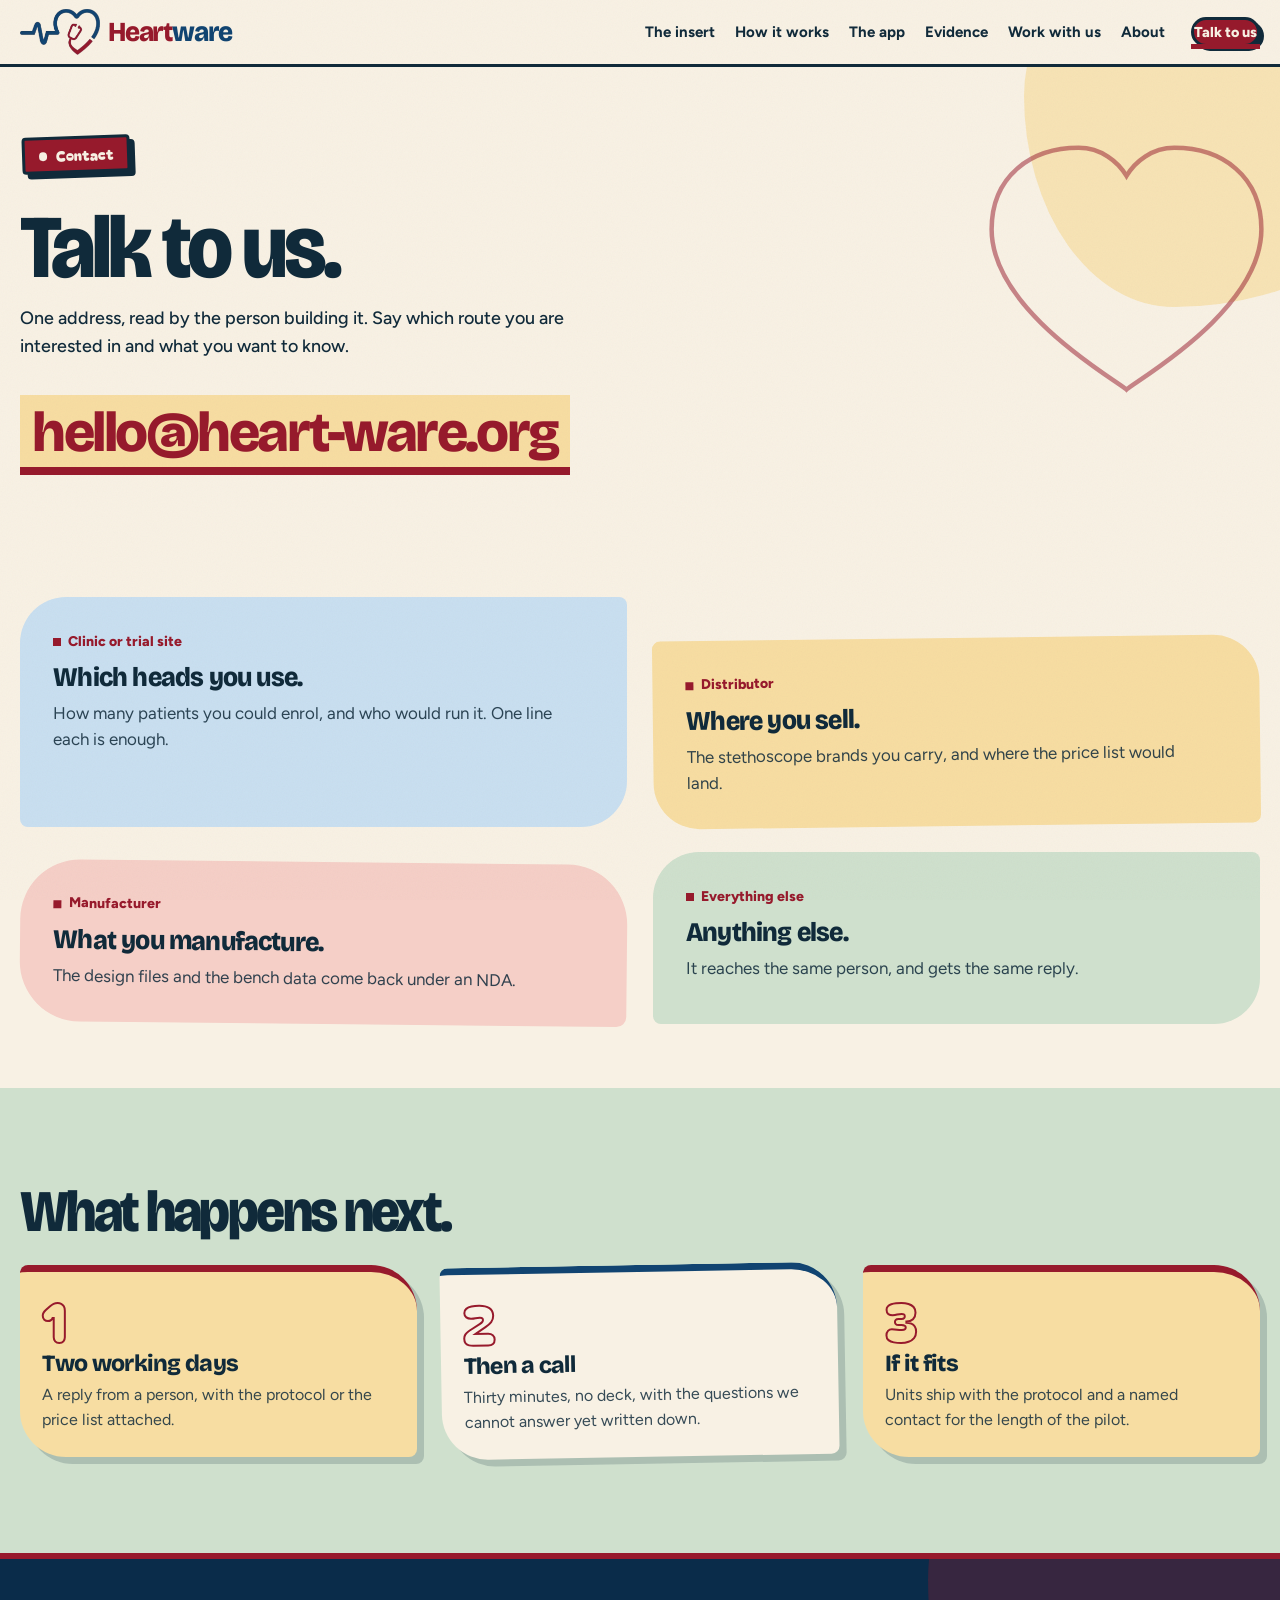
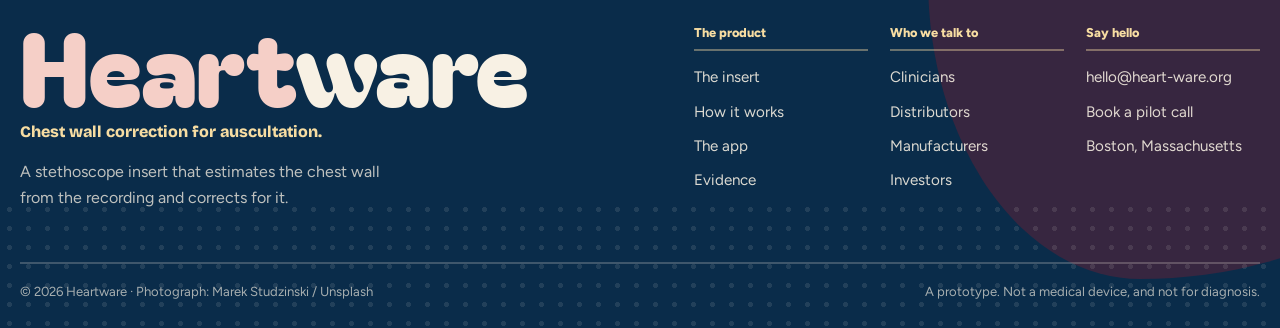
<file: contact.html>
<!DOCTYPE html>
<html lang="en">
<head>
<meta charset="utf-8">
<meta name="viewport" content="width=device-width, initial-scale=1">
<title>Contact · Heartware</title>
<meta name="description" content="Talk to us. hello@heart-ware.org">
<meta property="og:title" content="Contact · Heartware">
<meta property="og:description" content="Talk to us. hello@heart-ware.org">
<meta property="og:type" content="website">
<link rel="icon" href="assets/img/logo-mark.png">
<link rel="preconnect" href="https://fonts.googleapis.com">
<link rel="preconnect" href="https://fonts.gstatic.com" crossorigin>
<link href="https://fonts.googleapis.com/css2?family=Bricolage+Grotesque:opsz,wdth,wght@12..96,75..100,300..800&family=Bagel+Fat+One&family=Figtree:wght@400;500;600;700;800&display=swap" rel="stylesheet">
<link rel="stylesheet" href="assets/css/site.css">
<script>document.documentElement.classList.add('js');</script>
</head>
<body data-page="contact">
<svg width="0" height="0" aria-hidden="true" style="position:absolute">
  <clipPath id="heart-clip" clipPathUnits="objectBoundingBox">
    <path d="M.5 .98C.47 .95 .02 .66 .02 .34 .02 .13 .16 .01 .33 .01c.08 0 .14 .05 .17 .11C.53 .06 .59 .01 .67 .01c.17 0 .31 .12 .31 .33 0 .32-.45 .61-.48 .64Z"/>
  </clipPath>
</svg>
<header class="nav" data-open="false">
  <div class="wrap nav__in">
    <a class="brand" href="index.html" aria-label="Heartware, home">
      <img class="brand__mark" src="assets/img/logo-mark.png" alt="" width="319" height="183" decoding="async"><span class="brand__word"><span class="brand__heart">Heart</span><span class="brand__rest">ware</span></span>
    </a>
    <button class="nav__toggle" aria-expanded="false">Menu</button>
    <nav class="nav__links" aria-label="Primary">
      <a href="product.html">The insert</a>
      <a href="technology.html">How it works</a>
      <a href="app.html">The app</a>
      <a href="evidence.html">Evidence</a>
      <a href="partnerships.html">Work with us</a>
      <a href="about.html">About</a>
      <a class="btn btn--wine btn--sm" href="contact.html">Talk to us</a>
    </nav>
  </div>
</header>
<main>

<section class="ptop sec--tight" style="position:relative;overflow:hidden">
  <div class="blob" style="width:24rem;height:24rem;right:-8rem;top:-9rem;background:#f7dda2;opacity:.7"></div>
  <div class="wrap">
    <span class="chip chip--wine"><i></i>Contact</span>
    <h1 class="mega" style="margin-top:1rem;max-width:14ch">Talk to us.</h1>
    <p class="lede" style="margin-top:1rem">One address, read by the person building it. Say which route you are interested in and what you want to know.</p>
    <p style="margin-top:2.2rem"><a class="bigmail" href="mailto:hello@heart-ware.org">hello@heart-ware.org</a></p>
  </div>
</section>

<section class="sec--tight">
  <div class="wrap mosaic">
    <div class="card card--sky m6"><span class="card__k">Clinic or trial site</span><h3>Which heads you use.</h3><p class="small">How many patients you could enrol, and who would run it. One line each is enough.</p></div>
    <div class="card card--butter m6"><span class="card__k">Distributor</span><h3>Where you sell.</h3><p class="small">The stethoscope brands you carry, and where the price list would land.</p></div>
    <div class="card card--blush m6"><span class="card__k">Manufacturer</span><h3>What you manufacture.</h3><p class="small">The design files and the bench data come back under an NDA.</p></div>
    <div class="card card--sage m6"><span class="card__k">Everything else</span><h3>Anything else.</h3><p class="small">It reaches the same person, and gets the same reply.</p></div>
  </div>
</section>

<section class="sec" style="background:#cfe0cd">
  <div class="wrap">
    <h2 class="display" style="max-width:14ch">What happens next.</h2>
    <div class="steps steps--3" style="margin-top:1.6rem">
      <div class="step"><span class="step__n">1</span><h3>Two working days</h3><p>A reply from a person, with the protocol or the price list attached.</p></div>
      <div class="step"><span class="step__n">2</span><h3>Then a call</h3><p>Thirty minutes, no deck, with the questions we cannot answer yet written down.</p></div>
      <div class="step"><span class="step__n">3</span><h3>If it fits</h3><p>Units ship with the protocol and a named contact for the length of the pilot.</p></div>
    </div>
  </div>
</section>

</main>
<footer class="foot">
  <div class="blob" style="width:34rem;height:34rem;right:-12rem;top:-14rem;background:rgba(151,26,44,.32)"></div>
  <div class="dots" style="color:rgba(251,246,236,.22);inset:auto 0 0 0;height:8rem"></div>
  <div class="wrap">
    <div class="foot__top">
      <div>
        <p class="foot__mega"><em>Heart</em>ware</p>
        <p class="foot__tag">Chest wall correction for auscultation.</p>
        <p class="foot__line">A stethoscope insert that estimates the chest wall from the recording and corrects for it.</p>
      </div>
      <nav class="foot__cols" aria-label="Footer">
        <div>
          <h4>The product</h4>
          <ul>
            <li><a href="product.html">The insert</a></li>
            <li><a href="technology.html">How it works</a></li>
            <li><a href="app.html">The app</a></li>
            <li><a href="evidence.html">Evidence</a></li>
          </ul>
        </div>
        <div>
          <h4>Who we talk to</h4>
          <ul>
            <li><a href="clinical.html">Clinicians</a></li>
            <li><a href="partnerships.html">Distributors</a></li>
            <li><a href="partnerships.html">Manufacturers</a></li>
            <li><a href="contact.html">Investors</a></li>
          </ul>
        </div>
        <div>
          <h4>Say hello</h4>
          <ul>
            <li><a href="mailto:hello@heart-ware.org">hello@heart-ware.org</a></li>
            <li><a href="contact.html">Book a pilot call</a></li>
            <li><a href="about.html">Boston, Massachusetts</a></li>
          </ul>
        </div>
      </nav>
    </div>
    <div class="foot__base">
      <span>© <span data-year>2026</span> Heartware &middot; Photograph: Marek Studzinski / Unsplash</span>
      <span>A prototype. Not a medical device, and not for diagnosis.</span>
    </div>
  </div>
</footer>
<script src="assets/js/site.js" defer></script>
<script src="assets/js/demo.js" defer></script>
</body>
</html>
</file>
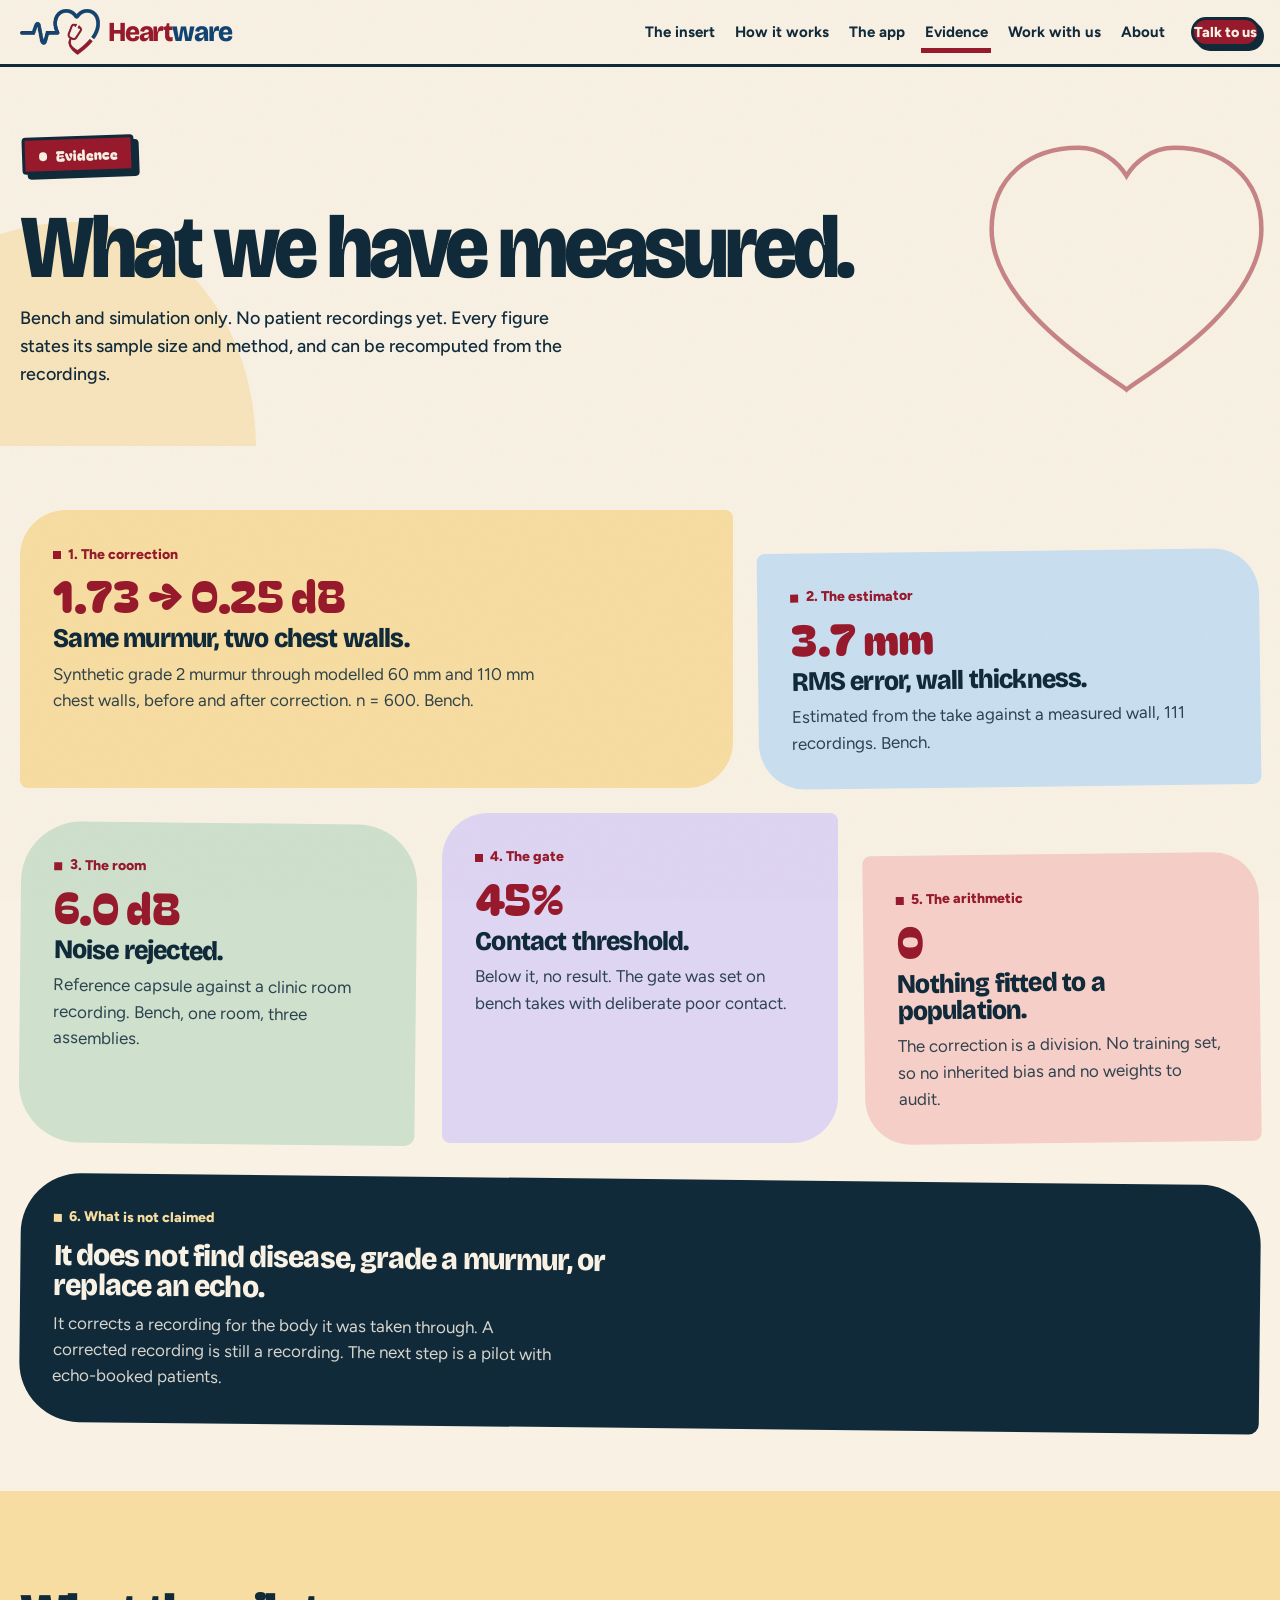
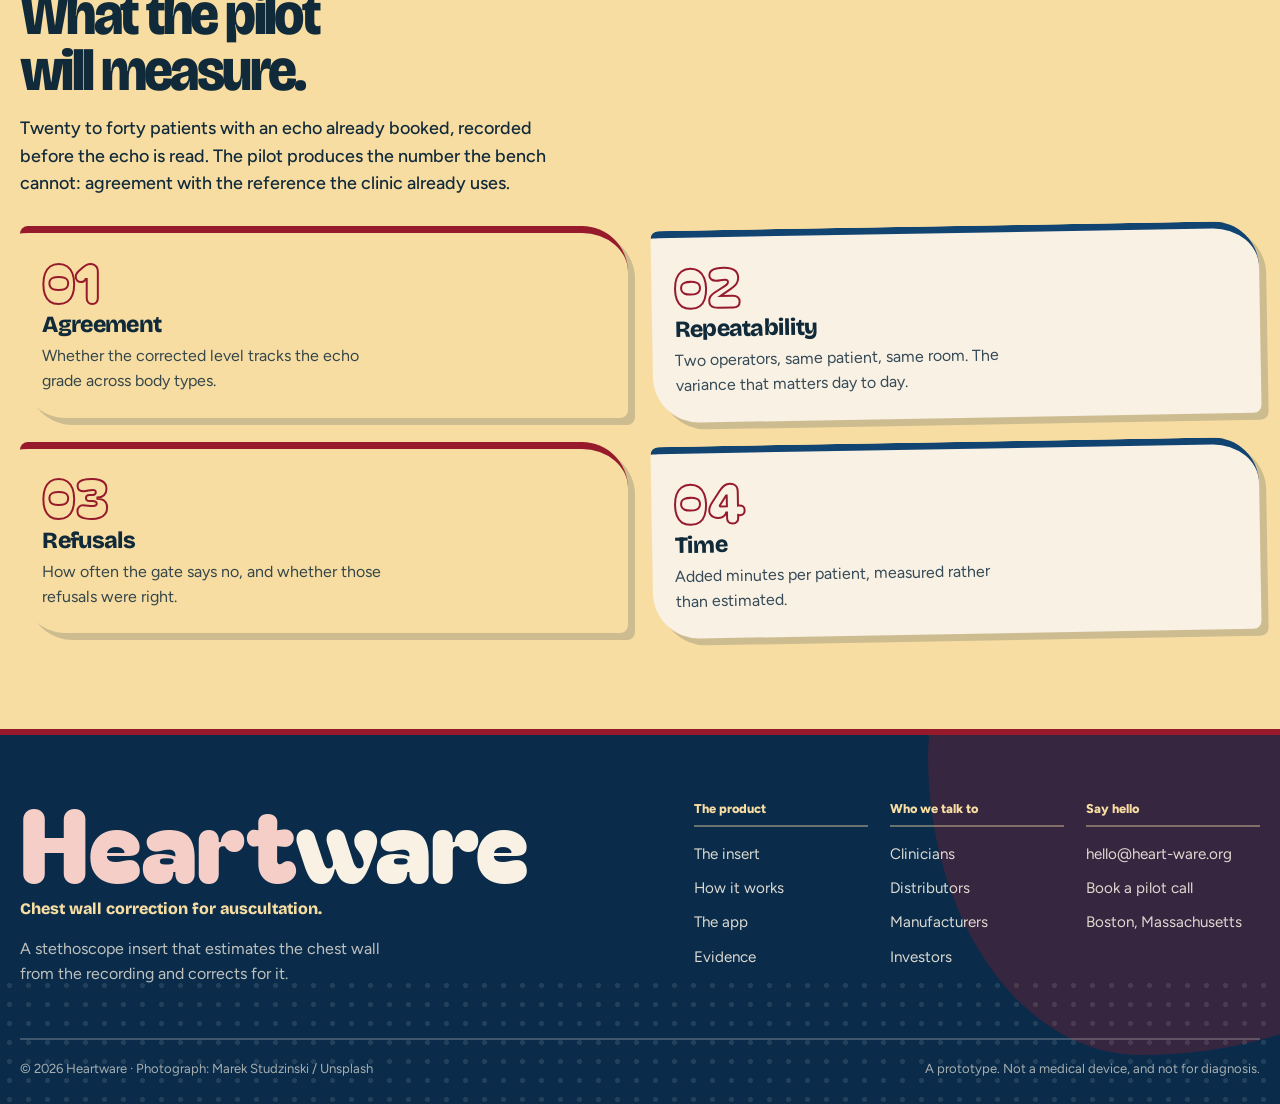
<file: evidence.html>
<!DOCTYPE html>
<html lang="en">
<head>
<meta charset="utf-8">
<meta name="viewport" content="width=device-width, initial-scale=1">
<title>What we have measured · Heartware</title>
<meta name="description" content="Bench and simulation results, with sample sizes and methods.">
<meta property="og:title" content="What we have measured · Heartware">
<meta property="og:description" content="Bench and simulation results, with sample sizes and methods.">
<meta property="og:type" content="website">
<link rel="icon" href="assets/img/logo-mark.png">
<link rel="preconnect" href="https://fonts.googleapis.com">
<link rel="preconnect" href="https://fonts.gstatic.com" crossorigin>
<link href="https://fonts.googleapis.com/css2?family=Bricolage+Grotesque:opsz,wdth,wght@12..96,75..100,300..800&family=Bagel+Fat+One&family=Figtree:wght@400;500;600;700;800&display=swap" rel="stylesheet">
<link rel="stylesheet" href="assets/css/site.css">
<script>document.documentElement.classList.add('js');</script>
</head>
<body data-page="evidence">
<svg width="0" height="0" aria-hidden="true" style="position:absolute">
  <clipPath id="heart-clip" clipPathUnits="objectBoundingBox">
    <path d="M.5 .98C.47 .95 .02 .66 .02 .34 .02 .13 .16 .01 .33 .01c.08 0 .14 .05 .17 .11C.53 .06 .59 .01 .67 .01c.17 0 .31 .12 .31 .33 0 .32-.45 .61-.48 .64Z"/>
  </clipPath>
</svg>
<header class="nav" data-open="false">
  <div class="wrap nav__in">
    <a class="brand" href="index.html" aria-label="Heartware, home">
      <img class="brand__mark" src="assets/img/logo-mark.png" alt="" width="319" height="183" decoding="async"><span class="brand__word"><span class="brand__heart">Heart</span><span class="brand__rest">ware</span></span>
    </a>
    <button class="nav__toggle" aria-expanded="false">Menu</button>
    <nav class="nav__links" aria-label="Primary">
      <a href="product.html">The insert</a>
      <a href="technology.html">How it works</a>
      <a href="app.html">The app</a>
      <a href="evidence.html">Evidence</a>
      <a href="partnerships.html">Work with us</a>
      <a href="about.html">About</a>
      <a class="btn btn--wine btn--sm" href="contact.html">Talk to us</a>
    </nav>
  </div>
</header>
<main>

<section class="ptop sec--tight" style="position:relative;overflow:hidden">
  <div class="blob" style="width:24rem;height:24rem;left:-8rem;bottom:-10rem;background:#f7dda2;opacity:.6"></div>
  <div class="wrap">
    <span class="chip chip--wine"><i></i>Evidence</span>
    <h1 class="mega" style="margin-top:1rem;max-width:18ch">What we have measured.</h1>
    <p class="lede" style="margin-top:1rem">Bench and simulation only. No patient recordings yet. Every figure states its sample size and method, and can be recomputed from the recordings.</p>
  </div>
</section>

<section class="sec--tight">
  <div class="wrap mosaic">
    <div class="card card--butter m7"><span class="card__k">1. The correction</span><p class="card__n">1.73 &rarr; 0.25 dB</p><h3 style="margin-top:.7rem">Same murmur, two chest walls.</h3><p class="small">Synthetic grade 2 murmur through modelled 60 mm and 110 mm chest walls, before and after correction. n = 600. Bench.</p></div>
    <div class="card card--sky m5"><span class="card__k">2. The estimator</span><p class="card__n">3.7 mm</p><h3 style="margin-top:.7rem">RMS error, wall thickness.</h3><p class="small">Estimated from the take against a measured wall, 111 recordings. Bench.</p></div>
    <div class="card card--sage m4"><span class="card__k">3. The room</span><p class="card__n">6.0 dB</p><h3 style="margin-top:.7rem">Noise rejected.</h3><p class="small">Reference capsule against a clinic room recording. Bench, one room, three assemblies.</p></div>
    <div class="card card--lilac m4"><span class="card__k">4. The gate</span><p class="card__n">45%</p><h3 style="margin-top:.7rem">Contact threshold.</h3><p class="small">Below it, no result. The gate was set on bench takes with deliberate poor contact.</p></div>
    <div class="card card--blush m4"><span class="card__k">5. The arithmetic</span><p class="card__n">0</p><h3 style="margin-top:.7rem">Nothing fitted to a population.</h3><p class="small">The correction is a division. No training set, so no inherited bias and no weights to audit.</p></div>
    <div class="card card--ink m12"><span class="card__k">6. What is not claimed</span><h3 style="margin-top:.4rem;font-size:clamp(1.3rem,2.4vw,1.9rem);max-width:34ch">It does not find disease, grade a murmur, or replace an echo.</h3><p class="small">It corrects a recording for the body it was taken through. A corrected recording is still a recording. The next step is a pilot with echo-booked patients.</p></div>
  </div>
</section>

<section class="sec" style="background:#f7dda2">
  <div class="wrap">
    <h2 class="display" style="max-width:18ch">What the pilot will measure.</h2>
    <p class="lede" style="margin-top:1rem">Twenty to forty patients with an echo already booked, recorded before the echo is read. The pilot produces the number the bench cannot: agreement with the reference the clinic already uses.</p>
    <div class="steps" style="margin-top:1.8rem">
      <div class="step"><span class="step__n">01</span><h3>Agreement</h3><p>Whether the corrected level tracks the echo grade across body types.</p></div>
      <div class="step"><span class="step__n">02</span><h3>Repeatability</h3><p>Two operators, same patient, same room. The variance that matters day to day.</p></div>
      <div class="step"><span class="step__n">03</span><h3>Refusals</h3><p>How often the gate says no, and whether those refusals were right.</p></div>
      <div class="step"><span class="step__n">04</span><h3>Time</h3><p>Added minutes per patient, measured rather than estimated.</p></div>
    </div>
  </div>
</section>

</main>
<footer class="foot">
  <div class="blob" style="width:34rem;height:34rem;right:-12rem;top:-14rem;background:rgba(151,26,44,.32)"></div>
  <div class="dots" style="color:rgba(251,246,236,.22);inset:auto 0 0 0;height:8rem"></div>
  <div class="wrap">
    <div class="foot__top">
      <div>
        <p class="foot__mega"><em>Heart</em>ware</p>
        <p class="foot__tag">Chest wall correction for auscultation.</p>
        <p class="foot__line">A stethoscope insert that estimates the chest wall from the recording and corrects for it.</p>
      </div>
      <nav class="foot__cols" aria-label="Footer">
        <div>
          <h4>The product</h4>
          <ul>
            <li><a href="product.html">The insert</a></li>
            <li><a href="technology.html">How it works</a></li>
            <li><a href="app.html">The app</a></li>
            <li><a href="evidence.html">Evidence</a></li>
          </ul>
        </div>
        <div>
          <h4>Who we talk to</h4>
          <ul>
            <li><a href="clinical.html">Clinicians</a></li>
            <li><a href="partnerships.html">Distributors</a></li>
            <li><a href="partnerships.html">Manufacturers</a></li>
            <li><a href="contact.html">Investors</a></li>
          </ul>
        </div>
        <div>
          <h4>Say hello</h4>
          <ul>
            <li><a href="mailto:hello@heart-ware.org">hello@heart-ware.org</a></li>
            <li><a href="contact.html">Book a pilot call</a></li>
            <li><a href="about.html">Boston, Massachusetts</a></li>
          </ul>
        </div>
      </nav>
    </div>
    <div class="foot__base">
      <span>© <span data-year>2026</span> Heartware &middot; Photograph: Marek Studzinski / Unsplash</span>
      <span>A prototype. Not a medical device, and not for diagnosis.</span>
    </div>
  </div>
</footer>
<script src="assets/js/site.js" defer></script>
<script src="assets/js/demo.js" defer></script>
</body>
</html>
</file>
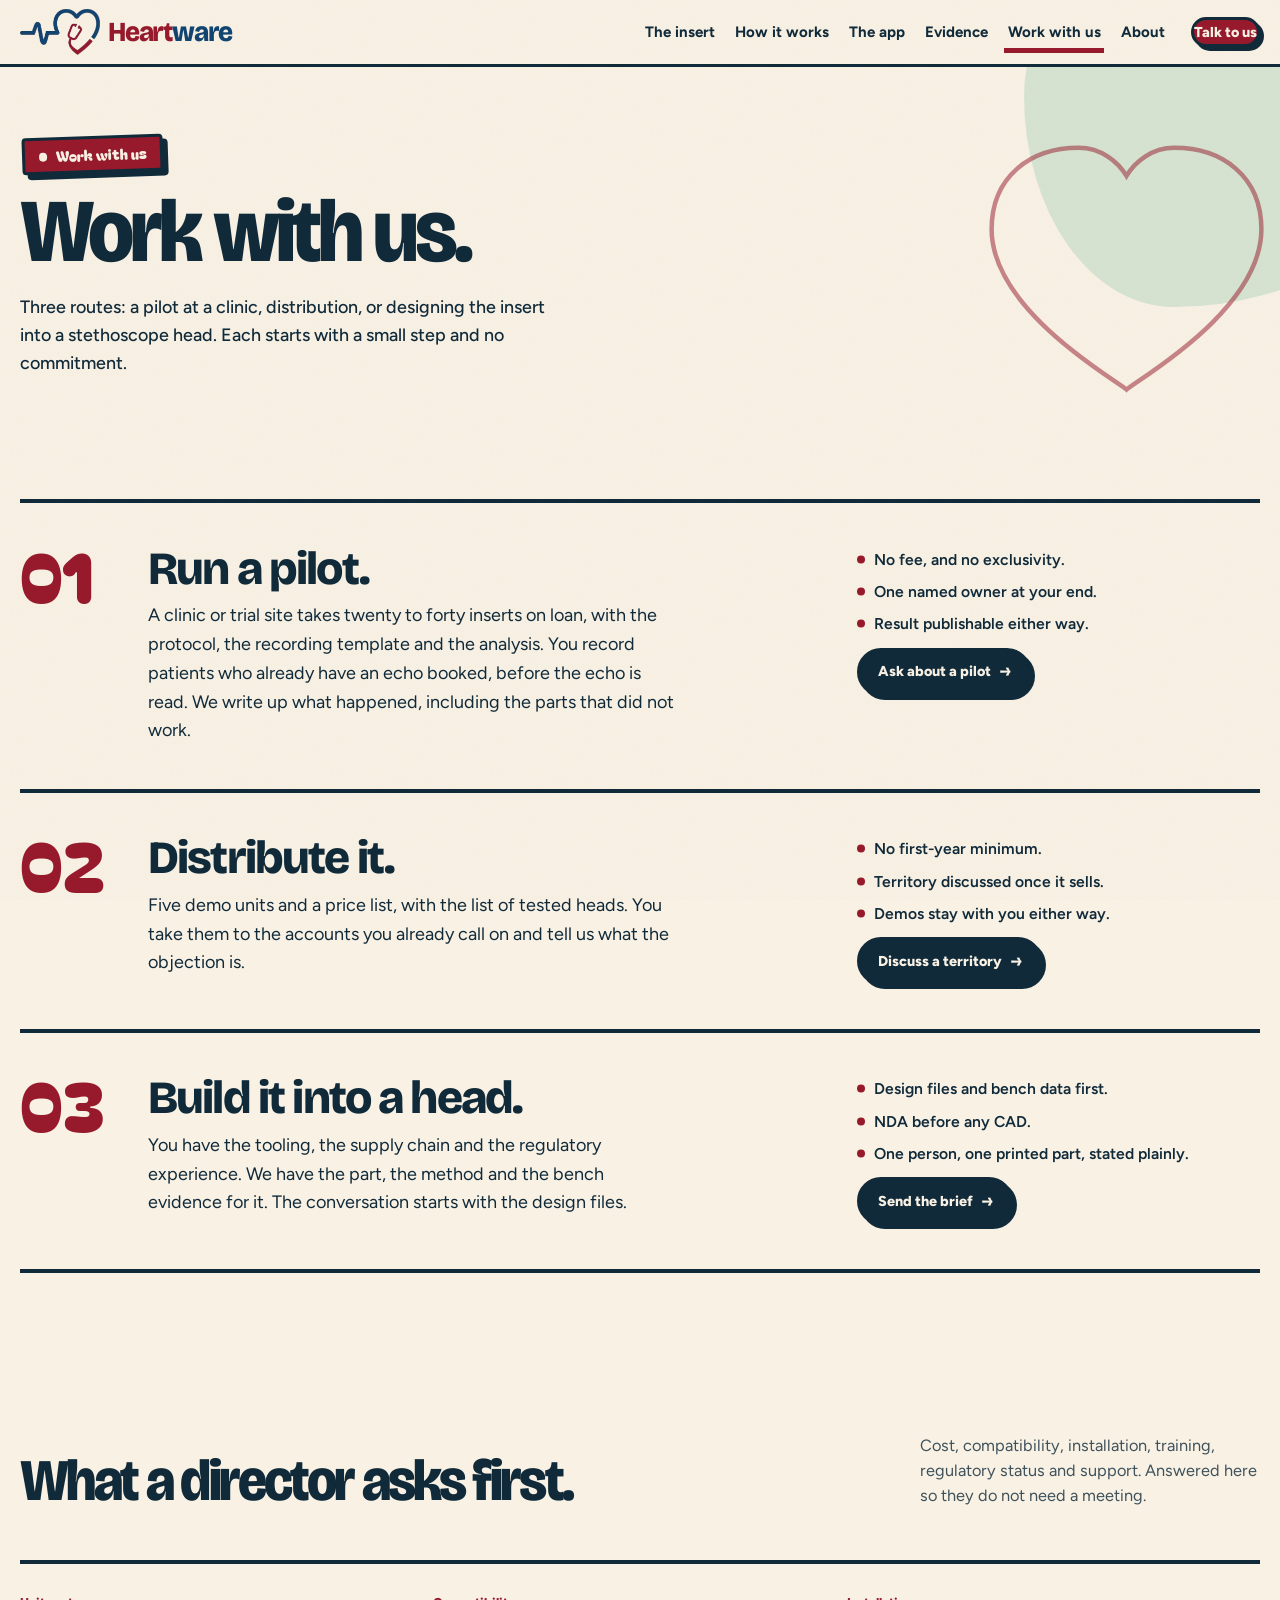
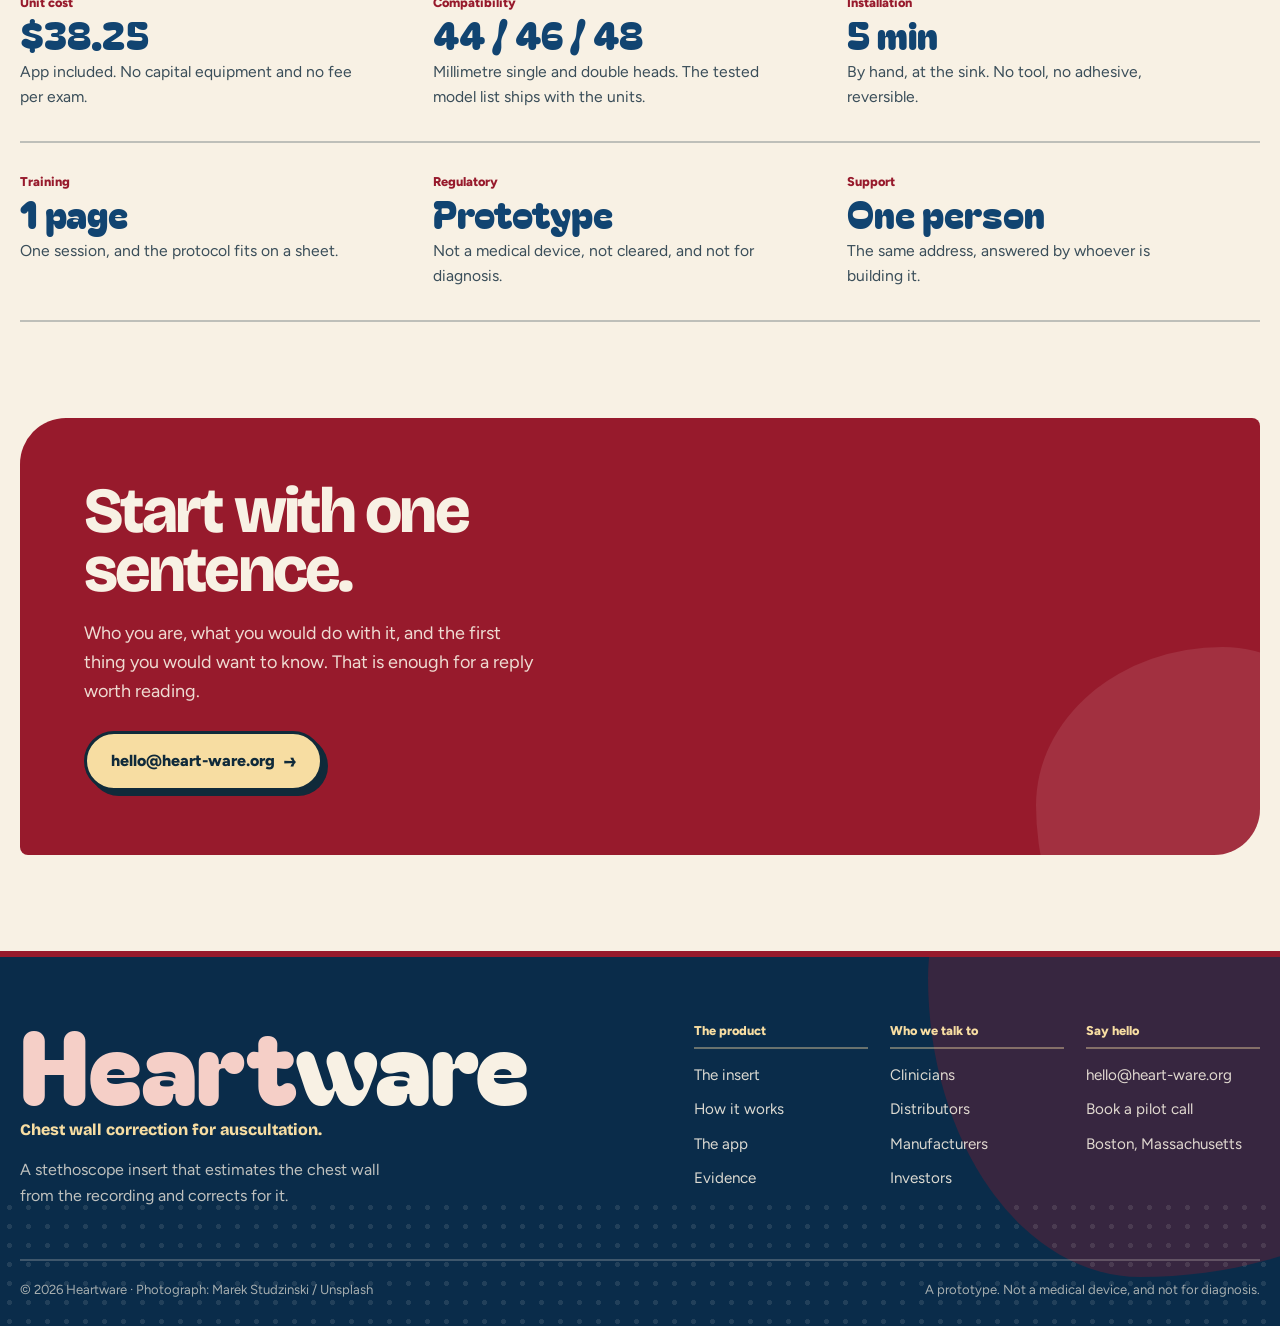
<file: partnerships.html>
<!DOCTYPE html>
<html lang="en">
<head>
<meta charset="utf-8">
<meta name="viewport" content="width=device-width, initial-scale=1">
<title>Work with us · Heartware</title>
<meta name="description" content="A pilot, distribution or licensing: the small first step for each, and what it costs.">
<meta property="og:title" content="Work with us · Heartware">
<meta property="og:description" content="A pilot, distribution or licensing: the small first step for each, and what it costs.">
<meta property="og:type" content="website">
<link rel="icon" href="assets/img/logo-mark.png">
<link rel="preconnect" href="https://fonts.googleapis.com">
<link rel="preconnect" href="https://fonts.gstatic.com" crossorigin>
<link href="https://fonts.googleapis.com/css2?family=Bricolage+Grotesque:opsz,wdth,wght@12..96,75..100,300..800&family=Bagel+Fat+One&family=Figtree:wght@400;500;600;700;800&display=swap" rel="stylesheet">
<link rel="stylesheet" href="assets/css/site.css">
<script>document.documentElement.classList.add('js');</script>
</head>
<body data-page="partnerships">
<svg width="0" height="0" aria-hidden="true" style="position:absolute">
  <clipPath id="heart-clip" clipPathUnits="objectBoundingBox">
    <path d="M.5 .98C.47 .95 .02 .66 .02 .34 .02 .13 .16 .01 .33 .01c.08 0 .14 .05 .17 .11C.53 .06 .59 .01 .67 .01c.17 0 .31 .12 .31 .33 0 .32-.45 .61-.48 .64Z"/>
  </clipPath>
</svg>
<header class="nav" data-open="false">
  <div class="wrap nav__in">
    <a class="brand" href="index.html" aria-label="Heartware, home">
      <img class="brand__mark" src="assets/img/logo-mark.png" alt="" width="319" height="183" decoding="async"><span class="brand__word"><span class="brand__heart">Heart</span><span class="brand__rest">ware</span></span>
    </a>
    <button class="nav__toggle" aria-expanded="false">Menu</button>
    <nav class="nav__links" aria-label="Primary">
      <a href="product.html">The insert</a>
      <a href="technology.html">How it works</a>
      <a href="app.html">The app</a>
      <a href="evidence.html">Evidence</a>
      <a href="partnerships.html">Work with us</a>
      <a href="about.html">About</a>
      <a class="btn btn--wine btn--sm" href="contact.html">Talk to us</a>
    </nav>
  </div>
</header>
<main>

<section class="ptop">
  <div class="blob" style="width:24rem;height:24rem;right:-8rem;top:-9rem;background:#cfe0cd;opacity:.8"></div>
  <div class="wrap">
    <p class="tag tag--wine"><i></i>Work with us</p>
    <h1 class="mega">Work with us.</h1>
    <p class="lede" style="margin-top:1.3rem">Three routes: a pilot at a clinic, distribution, or designing the insert into a stethoscope head. Each starts with a small step and no commitment.</p>
  </div>
</section>

<section class="sec--tight">
  <div class="wrap ways">
    <div class="way">
      <p class="way__n">01</p>
      <div class="way__body">
        <div>
          <h3>Run a pilot.</h3>
          <p>A clinic or trial site takes twenty to forty inserts on loan, with the protocol, the recording template and the analysis. You record patients who already have an echo booked, before the echo is read. We write up what happened, including the parts that did not work.</p>
        </div>
        <div class="way__side">
          <ul>
            <li>No fee, and no exclusivity.</li>
            <li>One named owner at your end.</li>
            <li>Result publishable either way.</li>
          </ul>
          <a class="btn btn--ink btn--sm" href="mailto:hello@heart-ware.org?subject=Pilot">Ask about a pilot <span class="btn__arrow">&rarr;</span></a>
        </div>
      </div>
    </div>
    <div class="way">
      <p class="way__n">02</p>
      <div class="way__body">
        <div>
          <h3>Distribute it.</h3>
          <p>Five demo units and a price list, with the list of tested heads. You take them to the accounts you already call on and tell us what the objection is.</p>
        </div>
        <div class="way__side">
          <ul>
            <li>No first-year minimum.</li>
            <li>Territory discussed once it sells.</li>
            <li>Demos stay with you either way.</li>
          </ul>
          <a class="btn btn--ink btn--sm" href="mailto:hello@heart-ware.org?subject=Distribution">Discuss a territory <span class="btn__arrow">&rarr;</span></a>
        </div>
      </div>
    </div>
    <div class="way">
      <p class="way__n">03</p>
      <div class="way__body">
        <div>
          <h3>Build it into a head.</h3>
          <p>You have the tooling, the supply chain and the regulatory experience. We have the part, the method and the bench evidence for it. The conversation starts with the design files.</p>
        </div>
        <div class="way__side">
          <ul>
            <li>Design files and bench data first.</li>
            <li>NDA before any CAD.</li>
            <li>One person, one printed part, stated plainly.</li>
          </ul>
          <a class="btn btn--ink btn--sm" href="mailto:hello@heart-ware.org?subject=Licensing">Send the brief <span class="btn__arrow">&rarr;</span></a>
        </div>
      </div>
    </div>
  </div>
</section>

<section class="sec">
  <div class="wrap">
    <div class="split split--57" style="align-items:end">
      <h2 class="display">What a director asks first.</h2>
      <p class="small" style="justify-self:end;max-width:34ch">Cost, compatibility, installation, training, regulatory status and support. Answered here so they do not need a meeting.</p>
    </div>
    <div class="asks">
      <div class="ask"><span>Unit cost</span><b>$38.25</b><p>App included. No capital equipment and no fee per exam.</p></div>
      <div class="ask"><span>Compatibility</span><b>44 / 46 / 48</b><p>Millimetre single and double heads. The tested model list ships with the units.</p></div>
      <div class="ask"><span>Installation</span><b>5 min</b><p>By hand, at the sink. No tool, no adhesive, reversible.</p></div>
      <div class="ask"><span>Training</span><b>1 page</b><p>One session, and the protocol fits on a sheet.</p></div>
      <div class="ask"><span>Regulatory</span><b>Prototype</b><p>Not a medical device, not cleared, and not for diagnosis.</p></div>
      <div class="ask"><span>Support</span><b>One person</b><p>The same address, answered by whoever is building it.</p></div>
    </div>
  </div>
</section>

<section class="sec" style="padding-top:0">
  <div class="wrap">
    <div class="cta" style="background:#971a2c">
      <div class="blob" style="width:22rem;height:22rem;right:-8rem;bottom:-9rem;background:rgba(251,246,236,.1)"></div>
      <h2>Start with one sentence.</h2>
      <p class="on-dark" style="margin-top:1.2rem;max-width:38ch">Who you are, what you would do with it, and the first thing you would want to know. That is enough for a reply worth reading.</p>
      <div class="cta__row"><a class="btn btn--butter" href="contact.html">hello@heart-ware.org <span class="btn__arrow">&rarr;</span></a></div>
    </div>
  </div>
</section>

</main>
<footer class="foot">
  <div class="blob" style="width:34rem;height:34rem;right:-12rem;top:-14rem;background:rgba(151,26,44,.32)"></div>
  <div class="dots" style="color:rgba(251,246,236,.22);inset:auto 0 0 0;height:8rem"></div>
  <div class="wrap">
    <div class="foot__top">
      <div>
        <p class="foot__mega"><em>Heart</em>ware</p>
        <p class="foot__tag">Chest wall correction for auscultation.</p>
        <p class="foot__line">A stethoscope insert that estimates the chest wall from the recording and corrects for it.</p>
      </div>
      <nav class="foot__cols" aria-label="Footer">
        <div>
          <h4>The product</h4>
          <ul>
            <li><a href="product.html">The insert</a></li>
            <li><a href="technology.html">How it works</a></li>
            <li><a href="app.html">The app</a></li>
            <li><a href="evidence.html">Evidence</a></li>
          </ul>
        </div>
        <div>
          <h4>Who we talk to</h4>
          <ul>
            <li><a href="clinical.html">Clinicians</a></li>
            <li><a href="partnerships.html">Distributors</a></li>
            <li><a href="partnerships.html">Manufacturers</a></li>
            <li><a href="contact.html">Investors</a></li>
          </ul>
        </div>
        <div>
          <h4>Say hello</h4>
          <ul>
            <li><a href="mailto:hello@heart-ware.org">hello@heart-ware.org</a></li>
            <li><a href="contact.html">Book a pilot call</a></li>
            <li><a href="about.html">Boston, Massachusetts</a></li>
          </ul>
        </div>
      </nav>
    </div>
    <div class="foot__base">
      <span>© <span data-year>2026</span> Heartware &middot; Photograph: Marek Studzinski / Unsplash</span>
      <span>A prototype. Not a medical device, and not for diagnosis.</span>
    </div>
  </div>
</footer>
<script src="assets/js/site.js" defer></script>
<script src="assets/js/demo.js" defer></script>
</body>
</html>
</file>
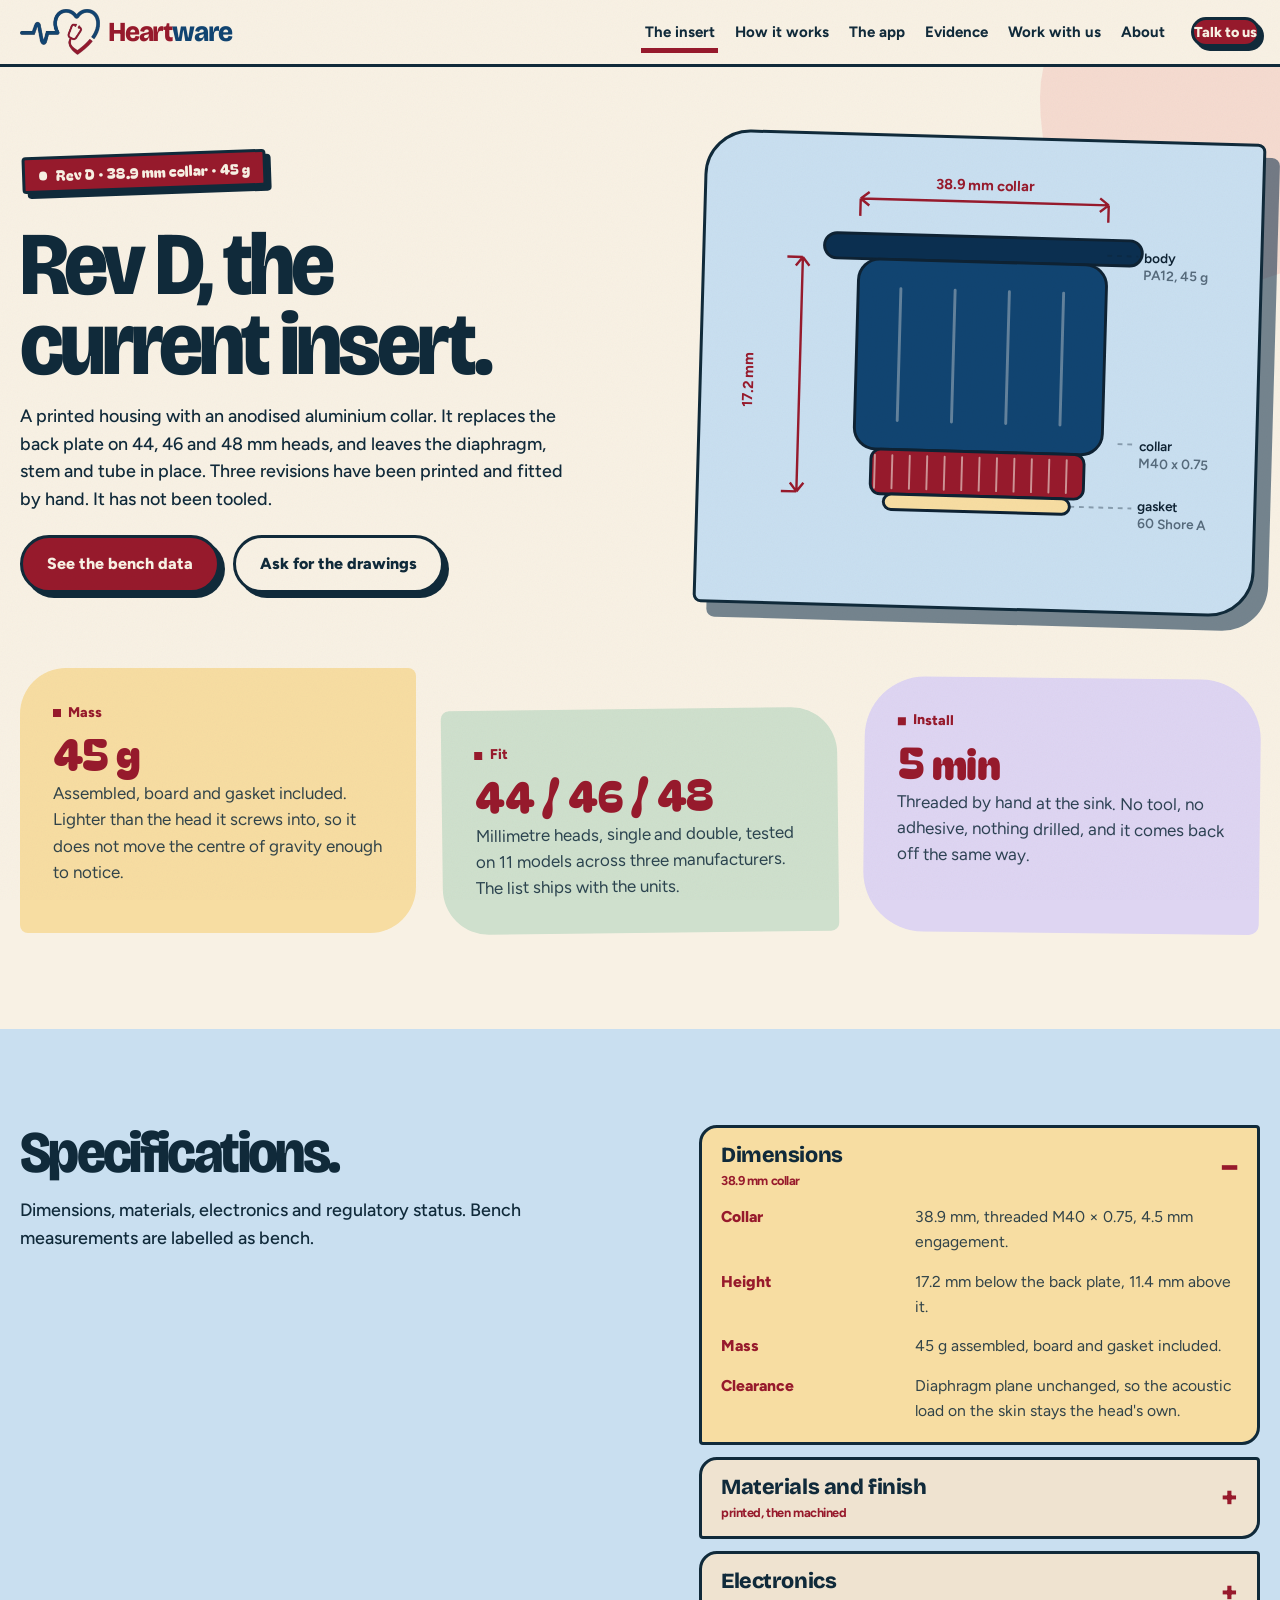
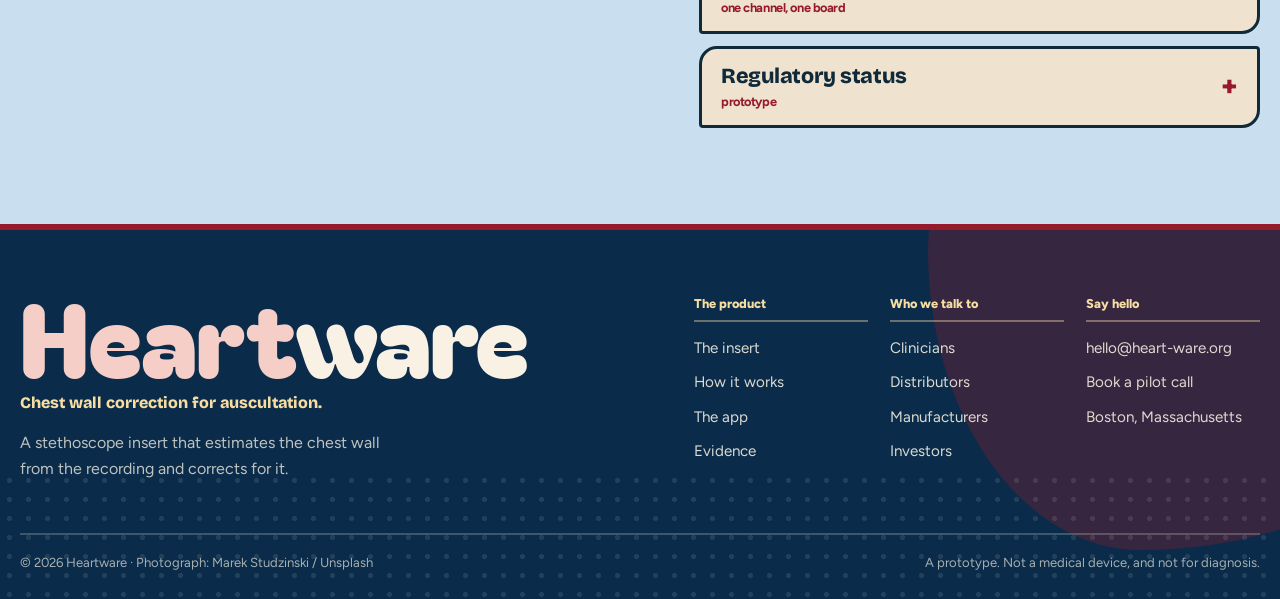
<file: product.html>
<!DOCTYPE html>
<html lang="en">
<head>
<meta charset="utf-8">
<meta name="viewport" content="width=device-width, initial-scale=1">
<title>Rev D insert · Heartware</title>
<meta name="description" content="Rev D: dimensions, materials, electronics and regulatory status.">
<meta property="og:title" content="Rev D insert · Heartware">
<meta property="og:description" content="Rev D: dimensions, materials, electronics and regulatory status.">
<meta property="og:type" content="website">
<link rel="icon" href="assets/img/logo-mark.png">
<link rel="preconnect" href="https://fonts.googleapis.com">
<link rel="preconnect" href="https://fonts.gstatic.com" crossorigin>
<link href="https://fonts.googleapis.com/css2?family=Bricolage+Grotesque:opsz,wdth,wght@12..96,75..100,300..800&family=Bagel+Fat+One&family=Figtree:wght@400;500;600;700;800&display=swap" rel="stylesheet">
<link rel="stylesheet" href="assets/css/site.css">
<script>document.documentElement.classList.add('js');</script>
</head>
<body data-page="product">
<svg width="0" height="0" aria-hidden="true" style="position:absolute">
  <clipPath id="heart-clip" clipPathUnits="objectBoundingBox">
    <path d="M.5 .98C.47 .95 .02 .66 .02 .34 .02 .13 .16 .01 .33 .01c.08 0 .14 .05 .17 .11C.53 .06 .59 .01 .67 .01c.17 0 .31 .12 .31 .33 0 .32-.45 .61-.48 .64Z"/>
  </clipPath>
</svg>
<header class="nav" data-open="false">
  <div class="wrap nav__in">
    <a class="brand" href="index.html" aria-label="Heartware, home">
      <img class="brand__mark" src="assets/img/logo-mark.png" alt="" width="319" height="183" decoding="async"><span class="brand__word"><span class="brand__heart">Heart</span><span class="brand__rest">ware</span></span>
    </a>
    <button class="nav__toggle" aria-expanded="false">Menu</button>
    <nav class="nav__links" aria-label="Primary">
      <a href="product.html">The insert</a>
      <a href="technology.html">How it works</a>
      <a href="app.html">The app</a>
      <a href="evidence.html">Evidence</a>
      <a href="partnerships.html">Work with us</a>
      <a href="about.html">About</a>
      <a class="btn btn--wine btn--sm" href="contact.html">Talk to us</a>
    </nav>
  </div>
</header>
<main>

<section class="ptop sec--tight" style="position:relative;overflow:hidden">
  <div class="blob" style="width:22rem;height:22rem;right:-7rem;top:-8rem;background:#f5cfc7;opacity:.65"></div>
  <div class="wrap split split--57">
    <div>
      <span class="chip chip--wine"><i></i>Rev D &middot; 38.9 mm collar &middot; 45 g</span>
      <h1 class="mega" style="margin-top:1rem">Rev D, the current insert.</h1>
      <p class="lede" style="margin-top:1rem">A printed housing with an anodised aluminium collar. It replaces the back plate on 44, 46 and 48 mm heads, and leaves the diaphragm, stem and tube in place. Three revisions have been printed and fitted by hand. It has not been tooled.</p>
      <div class="cta__row" style="margin-top:1.4rem">
        <a class="btn btn--wine" href="evidence.html">See the bench data</a>
        <a class="btn" href="contact.html">Ask for the drawings</a>
      </div>
    </div>
    <div class="artcard" style="transform:rotate(1.6deg)">
<svg viewBox="0 0 520 430" role="img" aria-label="Side elevation of the insert: 38.9 millimetre collar, 17.2 millimetre body, gasket at the face">
  <g stroke="#0e2233" stroke-width="3" stroke-linejoin="round">
    <rect x="96" y="74" width="328" height="26" rx="13" fill="#0b2f50"/>
    <rect x="132" y="100" width="256" height="196" rx="22" fill="#114471"/>
    <rect x="150" y="296" width="220" height="46" rx="10" fill="#971a2c"/>
    <rect x="164" y="342" width="192" height="16" rx="8" fill="#f7dda2"/>
  </g>
  <g stroke="rgba(251,246,236,.35)" stroke-width="3" stroke-linecap="round">
    <path d="M176 130v136M232 130v136M288 130v136M344 130v136"/>
  </g>
  <g stroke="rgba(251,246,236,.55)" stroke-width="2" stroke-linecap="round">
    <path d="M154 302v34M172 302v34M190 302v34M208 302v34M226 302v34M244 302v34M262 302v34M280 302v34M298 302v34M316 302v34M334 302v34M352 302v34"/>
  </g>
  <g stroke="#971a2c" stroke-width="2.5" fill="none">
    <path d="M74 100h-16M74 342h-16M74 100v242M74 100l-7 9M74 100l7 9M74 342l-7 -9M74 342l7 -9"/>
    <path d="M132 56v-18M388 56v-18M132 38h256M132 38l9 -7M132 38l9 7M388 38l-9 -7M388 38l-9 7"/>
  </g>
  <g fill="#971a2c" font-family="Figtree,Arial,sans-serif" font-size="15" font-weight="700">
    <text x="26" y="228" transform="rotate(-90 26 228)" text-anchor="middle">17.2 mm</text>
    <text x="260" y="26" text-anchor="middle">38.9 mm collar</text>
  </g>
  <g font-family="Figtree,Arial,sans-serif" font-size="14" font-weight="600" fill="#0e2233">
    <text x="426" y="96">body</text>
    <text x="426" y="114" fill="rgba(14,34,51,.62)">PA12, 45 g</text>
    <text x="426" y="290">collar</text>
    <text x="426" y="308" fill="rgba(14,34,51,.62)">M40 x 0.75</text>
    <text x="426" y="352">gasket</text>
    <text x="426" y="370" fill="rgba(14,34,51,.62)">60 Shore A</text>
  </g>
  <g stroke="rgba(14,34,51,.35)" stroke-width="2" stroke-dasharray="5 5">
    <path d="M388 90h32M404 284h16M356 350h64"/>
  </g>
</svg>
</div>
  </div>
</section>

<section class="sec" style="padding-top:0">
  <div class="wrap mosaic">
    <div class="card card--butter m4">
      <span class="card__k">Mass</span>
      <p class="card__n">45 g</p>
      <p class="small" style="margin-top:.5rem">Assembled, board and gasket included. Lighter than the head it screws into, so it does not move the centre of gravity enough to notice.</p>
    </div>
    <div class="card card--sage m4">
      <span class="card__k">Fit</span>
      <p class="card__n">44 / 46 / 48</p>
      <p class="small" style="margin-top:.5rem">Millimetre heads, single and double, tested on 11 models across three manufacturers. The list ships with the units.</p>
    </div>
    <div class="card card--lilac m4">
      <span class="card__k">Install</span>
      <p class="card__n">5 min</p>
      <p class="small" style="margin-top:.5rem">Threaded by hand at the sink. No tool, no adhesive, nothing drilled, and it comes back off the same way.</p>
    </div>
  </div>
</section>

<section class="sec" style="background:#c9dff0">
  <div class="wrap split split--57 split--top">
    <div>
      <h2 class="display">Specifications.</h2>
      <p class="lede" style="margin-top:1rem">Dimensions, materials, electronics and regulatory status. Bench measurements are labelled as bench.</p>
    </div>
    <div class="acc">
      <details open>
        <summary>Dimensions<span>38.9 mm collar</span></summary>
        <div class="acc__in">
          <div class="rows">
            <div class="row"><span class="row__k">Collar</span><span class="row__v">38.9 mm, threaded M40 &times; 0.75, 4.5 mm engagement.</span></div>
            <div class="row"><span class="row__k">Height</span><span class="row__v">17.2 mm below the back plate, 11.4 mm above it.</span></div>
            <div class="row"><span class="row__k">Mass</span><span class="row__v">45 g assembled, board and gasket included.</span></div>
            <div class="row"><span class="row__k">Clearance</span><span class="row__v">Diaphragm plane unchanged, so the acoustic load on the skin stays the head's own.</span></div>
          </div>
        </div>
      </details>
      <details>
        <summary>Materials and finish<span>printed, then machined</span></summary>
        <div class="acc__in">
          <div class="rows">
            <div class="row"><span class="row__k">Housing</span><span class="row__v">PA12, laser sintered. Collar in anodised aluminium, graphite.</span></div>
            <div class="row"><span class="row__k">Sealing</span><span class="row__v">Silicone face gasket, 60 Shore A, plus an O-ring groove at the collar.</span></div>
            <div class="row"><span class="row__k">Ingress</span><span class="row__v">IPX4 once closed, bench tested on three assemblies.</span></div>
            <div class="row"><span class="row__k">Cleaning</span><span class="row__v">Alcohol wipes on the outer surfaces. Not autoclavable.</span></div>
          </div>
        </div>
      </details>
      <details>
        <summary>Electronics<span>one channel, one board</span></summary>
        <div class="acc__in">
          <div class="rows">
            <div class="row"><span class="row__k">Channel</span><span class="row__v">One, 20 Hz to 2 kHz, 48 kHz sample rate, 16 bit.</span></div>
            <div class="row"><span class="row__k">Microphones</span><span class="row__v">Reference capsule plus the signal capsule. The difference is what carries the wall estimate.</span></div>
            <div class="row"><span class="row__k">Battery</span><span class="row__v">70 mAh, a week of clinic use, charged over USB-C.</span></div>
            <div class="row"><span class="row__k">Storage</span><span class="row__v">On the phone, not on the insert. Nothing leaves the room unless someone exports it.</span></div>
          </div>
        </div>
      </details>
      <details>
        <summary>Regulatory status<span>prototype</span></summary>
        <div class="acc__in">
          <div class="rows">
            <div class="row"><span class="row__k">Status</span><span class="row__v">Prototype. Not a medical device, not cleared, not for diagnosis.</span></div>
            <div class="row"><span class="row__k">Evidence</span><span class="row__v">Simulation and bench, on 111 recordings. No patient data yet.</span></div>
            <div class="row"><span class="row__k">Next</span><span class="row__v">A pilot with 20 to 40 echo-booked patients, at a site that wants the answer either way.</span></div>
          </div>
        </div>
      </details>
    </div>
  </div>
</section>

</main>
<footer class="foot">
  <div class="blob" style="width:34rem;height:34rem;right:-12rem;top:-14rem;background:rgba(151,26,44,.32)"></div>
  <div class="dots" style="color:rgba(251,246,236,.22);inset:auto 0 0 0;height:8rem"></div>
  <div class="wrap">
    <div class="foot__top">
      <div>
        <p class="foot__mega"><em>Heart</em>ware</p>
        <p class="foot__tag">Chest wall correction for auscultation.</p>
        <p class="foot__line">A stethoscope insert that estimates the chest wall from the recording and corrects for it.</p>
      </div>
      <nav class="foot__cols" aria-label="Footer">
        <div>
          <h4>The product</h4>
          <ul>
            <li><a href="product.html">The insert</a></li>
            <li><a href="technology.html">How it works</a></li>
            <li><a href="app.html">The app</a></li>
            <li><a href="evidence.html">Evidence</a></li>
          </ul>
        </div>
        <div>
          <h4>Who we talk to</h4>
          <ul>
            <li><a href="clinical.html">Clinicians</a></li>
            <li><a href="partnerships.html">Distributors</a></li>
            <li><a href="partnerships.html">Manufacturers</a></li>
            <li><a href="contact.html">Investors</a></li>
          </ul>
        </div>
        <div>
          <h4>Say hello</h4>
          <ul>
            <li><a href="mailto:hello@heart-ware.org">hello@heart-ware.org</a></li>
            <li><a href="contact.html">Book a pilot call</a></li>
            <li><a href="about.html">Boston, Massachusetts</a></li>
          </ul>
        </div>
      </nav>
    </div>
    <div class="foot__base">
      <span>© <span data-year>2026</span> Heartware &middot; Photograph: Marek Studzinski / Unsplash</span>
      <span>A prototype. Not a medical device, and not for diagnosis.</span>
    </div>
  </div>
</footer>
<script src="assets/js/site.js" defer></script>
<script src="assets/js/demo.js" defer></script>
</body>
</html>
</file>
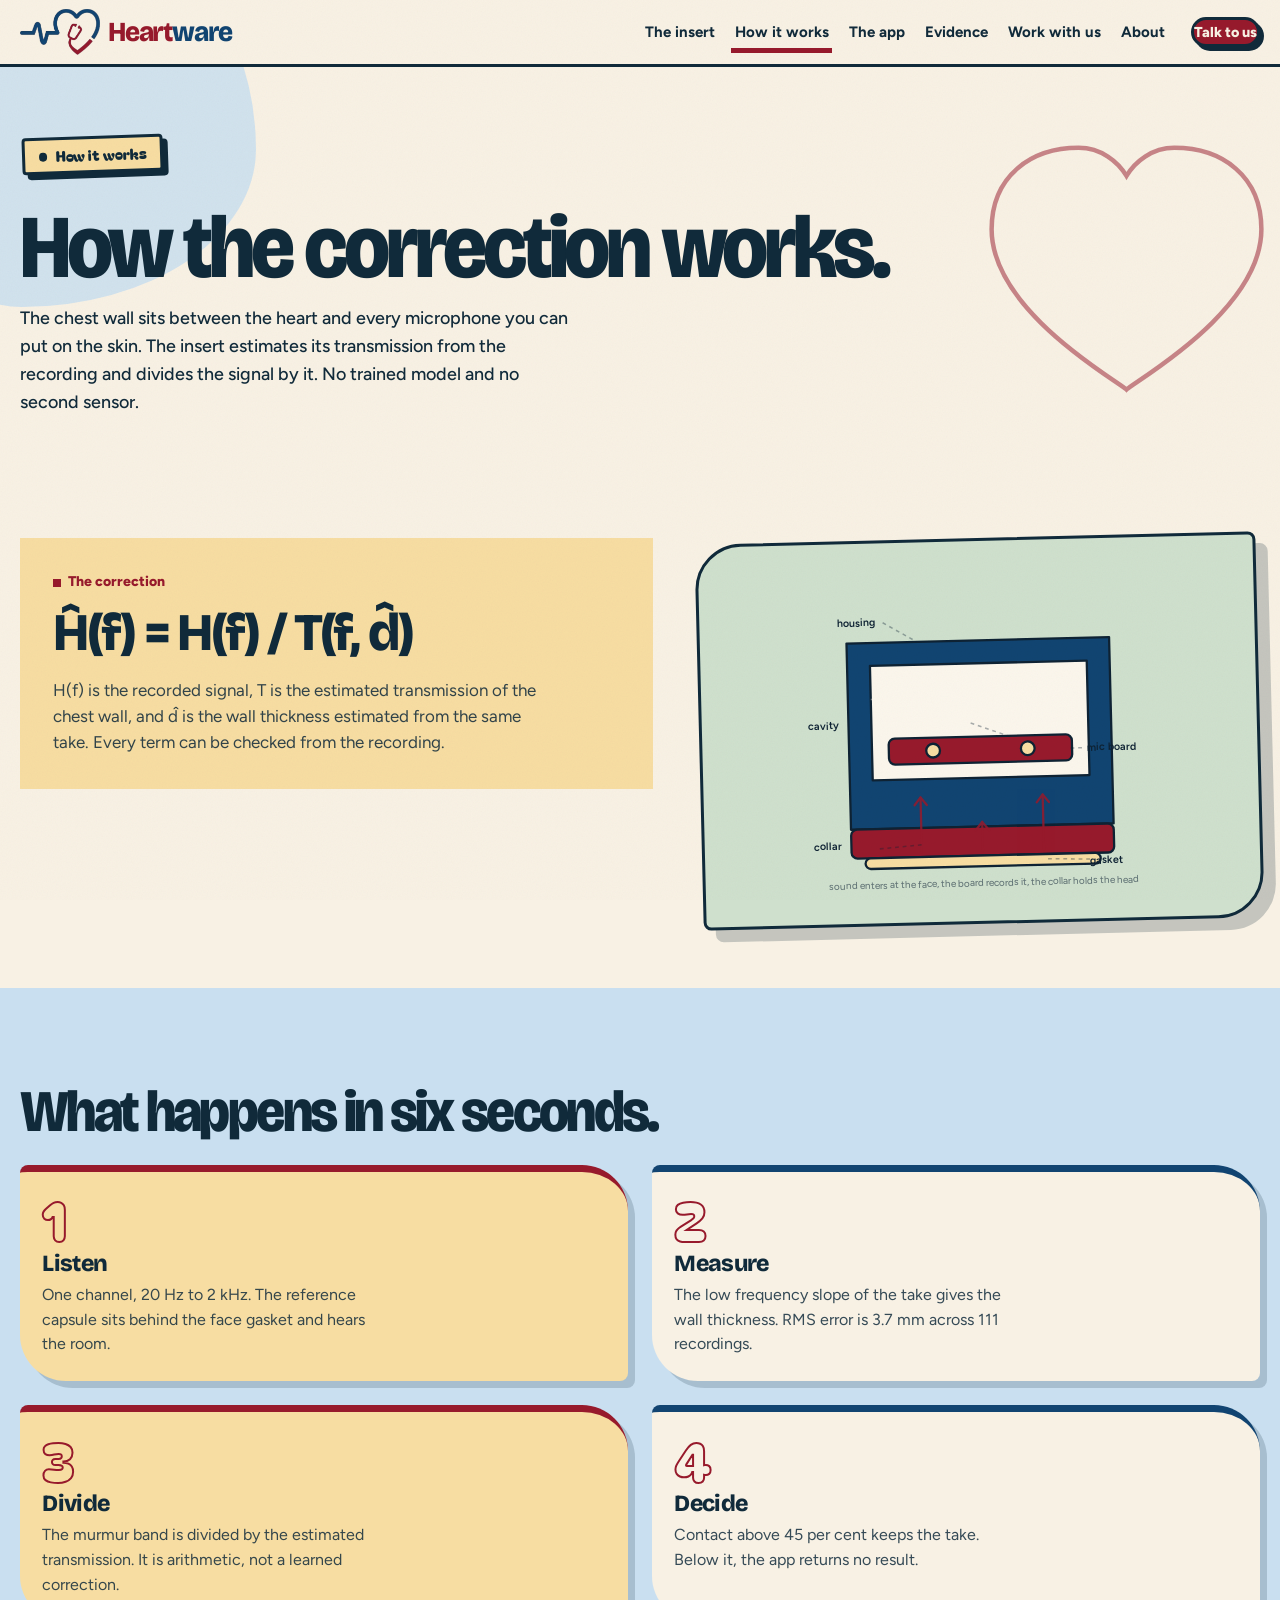
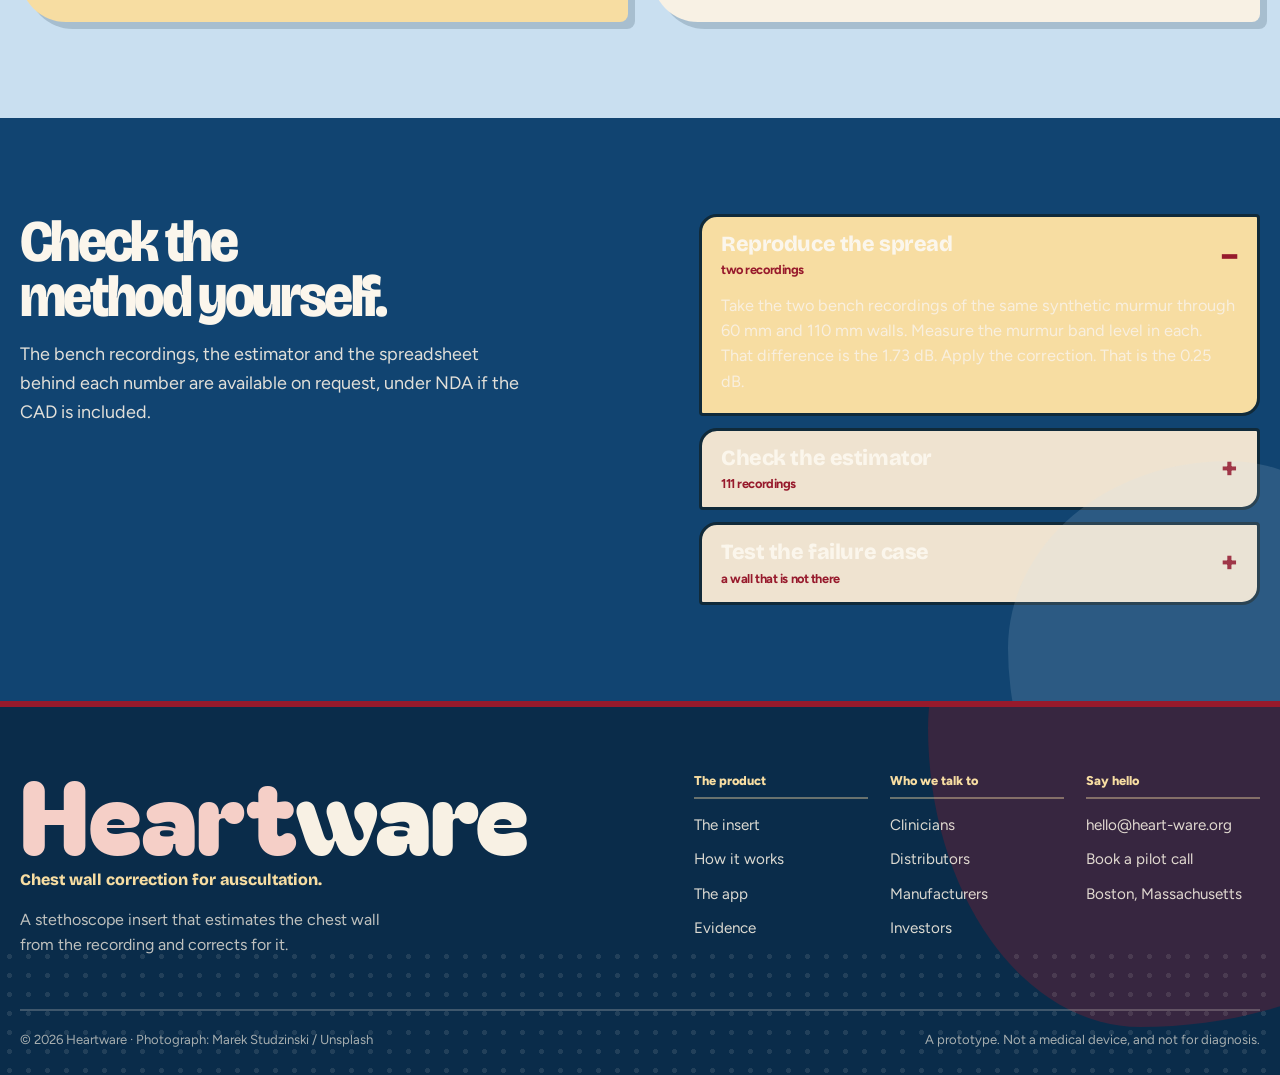
<file: technology.html>
<!DOCTYPE html>
<html lang="en">
<head>
<meta charset="utf-8">
<meta name="viewport" content="width=device-width, initial-scale=1">
<title>How the correction works · Heartware</title>
<meta name="description" content="The method and arithmetic, and how to check it against the bench recordings.">
<meta property="og:title" content="How the correction works · Heartware">
<meta property="og:description" content="The method and arithmetic, and how to check it against the bench recordings.">
<meta property="og:type" content="website">
<link rel="icon" href="assets/img/logo-mark.png">
<link rel="preconnect" href="https://fonts.googleapis.com">
<link rel="preconnect" href="https://fonts.gstatic.com" crossorigin>
<link href="https://fonts.googleapis.com/css2?family=Bricolage+Grotesque:opsz,wdth,wght@12..96,75..100,300..800&family=Bagel+Fat+One&family=Figtree:wght@400;500;600;700;800&display=swap" rel="stylesheet">
<link rel="stylesheet" href="assets/css/site.css">
<script>document.documentElement.classList.add('js');</script>
</head>
<body data-page="technology">
<svg width="0" height="0" aria-hidden="true" style="position:absolute">
  <clipPath id="heart-clip" clipPathUnits="objectBoundingBox">
    <path d="M.5 .98C.47 .95 .02 .66 .02 .34 .02 .13 .16 .01 .33 .01c.08 0 .14 .05 .17 .11C.53 .06 .59 .01 .67 .01c.17 0 .31 .12 .31 .33 0 .32-.45 .61-.48 .64Z"/>
  </clipPath>
</svg>
<header class="nav" data-open="false">
  <div class="wrap nav__in">
    <a class="brand" href="index.html" aria-label="Heartware, home">
      <img class="brand__mark" src="assets/img/logo-mark.png" alt="" width="319" height="183" decoding="async"><span class="brand__word"><span class="brand__heart">Heart</span><span class="brand__rest">ware</span></span>
    </a>
    <button class="nav__toggle" aria-expanded="false">Menu</button>
    <nav class="nav__links" aria-label="Primary">
      <a href="product.html">The insert</a>
      <a href="technology.html">How it works</a>
      <a href="app.html">The app</a>
      <a href="evidence.html">Evidence</a>
      <a href="partnerships.html">Work with us</a>
      <a href="about.html">About</a>
      <a class="btn btn--wine btn--sm" href="contact.html">Talk to us</a>
    </nav>
  </div>
</header>
<main>

<section class="ptop sec--tight" style="position:relative;overflow:hidden">
  <div class="blob" style="width:24rem;height:24rem;left:-8rem;top:-9rem;background:#c9dff0;opacity:.8"></div>
  <div class="wrap">
    <span class="chip chip--butter"><i></i>How it works</span>
    <h1 class="mega" style="margin-top:1rem;max-width:20ch">How the correction works.</h1>
    <p class="lede" style="margin-top:1rem">The chest wall sits between the heart and every microphone you can put on the skin. The insert estimates its transmission from the recording and divides the signal by it. No trained model and no second sensor.</p>
  </div>
</section>

<section class="sec--tight">
  <div class="wrap split split--57 split--top">
    <div class="card card--butter">
      <span class="card__k">The correction</span>
      <p class="formula" style="font-family:var(--disp);font-weight:800;letter-spacing:-.04em;font-size:clamp(2.1rem,4.4vw,3.3rem);line-height:1.05;margin-top:.6rem">H&#770;(f) = H(f) / T(f, d&#770;)</p>
      <p class="small" style="margin-top:1rem">H(f) is the recorded signal, T is the estimated transmission of the chest wall, and d&#770; is the wall thickness estimated from the same take. Every term can be checked from the recording.</p>
    </div>
    <div class="artcard" style="background:#cfe0cd;transform:rotate(-1.4deg);box-shadow:12px 12px 0 rgba(16,42,58,.22)">
<svg viewBox="0 0 660 430" role="img" aria-label="Section through Rev D: outer housing, cavity, microphone board at the base, sealing gasket and threaded collar">
  <g stroke="#0e2233" stroke-width="3" stroke-linejoin="round">
    <path d="M158 96h344v244H158z" fill="#114471"/>
    <path d="M188 126h284v150H188z" fill="#fbf6ec"/>
    <rect x="210" y="222" width="240" height="34" rx="8" fill="#971a2c"/>
    <circle cx="268" cy="239" r="9" fill="#f7dda2"/>
    <circle cx="392" cy="239" r="9" fill="#f7dda2"/>
    <rect x="158" y="340" width="344" height="38" rx="8" fill="#971a2c"/>
    <rect x="176" y="378" width="308" height="14" rx="7" fill="#f7dda2"/>
  </g>
  <g stroke="#971a2c" stroke-width="3" stroke-linecap="round" fill="none" opacity=".85">
    <path d="M330 372v-38"/><path d="M330 334l-9 11M330 334l9 11"/>
    <path d="M250 372v-72"/><path d="M250 300l-8 10M250 300l8 10"/>
    <path d="M410 372v-72"/><path d="M410 300l-8 10M410 300l8 10"/>
  </g>
  <g stroke="rgba(251,246,236,.4)" stroke-width="2" stroke-dasharray="8 7">
    <path d="M188 170h284"/>
  </g>
  <g font-family="Figtree,Arial,sans-serif" font-size="14" font-weight="600" fill="#0e2233">
    <text x="146" y="74">housing</text>
    <text x="146" y="208" text-anchor="end">cavity</text>
    <text x="470" y="244">mic board</text>
    <text x="146" y="366" text-anchor="end">collar</text>
    <text x="470" y="392">gasket</text>
  </g>
  <g stroke="rgba(14,34,51,.35)" stroke-width="2" stroke-dasharray="5 5">
    <path d="M206 70l44 26M318 204l54 20M448 240h16M250 362l-56 4M470 386l-58 -2"/>
  </g>
  <text x="330" y="418" text-anchor="middle" font-family="Figtree,Arial,sans-serif" font-size="13" fill="rgba(14,34,51,.6)">sound enters at the face, the board records it, the collar holds the head</text>
</svg>
</div>
  </div>
</section>

<section class="sec" style="background:#c9dff0">
  <div class="wrap">
    <h2 class="display" style="max-width:20ch">What happens in six seconds.</h2>
    <div class="steps" style="margin-top:1.6rem">
      <div class="step rise"><span class="step__n">1</span><h3>Listen</h3><p>One channel, 20 Hz to 2 kHz. The reference capsule sits behind the face gasket and hears the room.</p></div>
      <div class="step rise"><span class="step__n">2</span><h3>Measure</h3><p>The low frequency slope of the take gives the wall thickness. RMS error is 3.7 mm across 111 recordings.</p></div>
      <div class="step rise"><span class="step__n">3</span><h3>Divide</h3><p>The murmur band is divided by the estimated transmission. It is arithmetic, not a learned correction.</p></div>
      <div class="step rise"><span class="step__n">4</span><h3>Decide</h3><p>Contact above 45 per cent keeps the take. Below it, the app returns no result.</p></div>
    </div>
  </div>
</section>

<section class="sec" style="background:#114471;color:#fbf6ec;position:relative;overflow:hidden">
  <div class="blob" style="width:26rem;height:26rem;right:-9rem;bottom:-11rem;background:rgba(201,223,240,.14)"></div>
  <div class="wrap split split--57 split--top">
    <div>
      <h2 class="display" style="max-width:16ch">Check the method yourself.</h2>
      <p class="on-dark" style="margin-top:1rem;max-width:42ch">The bench recordings, the estimator and the spreadsheet behind each number are available on request, under NDA if the CAD is included.</p>
    </div>
    <div class="acc">
      <details open>
        <summary>Reproduce the spread<span>two recordings</span></summary>
        <div class="acc__in"><p class="small on-dark">Take the two bench recordings of the same synthetic murmur through 60 mm and 110 mm walls. Measure the murmur band level in each. That difference is the 1.73 dB. Apply the correction. That is the 0.25 dB.</p></div>
      </details>
      <details>
        <summary>Check the estimator<span>111 recordings</span></summary>
        <div class="acc__in"><p class="small on-dark">The wall estimate is a slope fit over 20 to 120 Hz. It has no trained weights and no lookup table: given the same recording it returns the same number, and the residual against the measured wall is 3.7 mm RMS.</p></div>
      </details>
      <details>
        <summary>Test the failure case<span>a wall that is not there</span></summary>
        <div class="acc__in"><p class="small on-dark">Hold the insert off the skin. The estimator should return a wall of near zero and the gate should refuse the take. If it returns a confident number instead, the method is wrong and you should say so.</p></div>
      </details>
    </div>
  </div>
</section>

</main>
<footer class="foot">
  <div class="blob" style="width:34rem;height:34rem;right:-12rem;top:-14rem;background:rgba(151,26,44,.32)"></div>
  <div class="dots" style="color:rgba(251,246,236,.22);inset:auto 0 0 0;height:8rem"></div>
  <div class="wrap">
    <div class="foot__top">
      <div>
        <p class="foot__mega"><em>Heart</em>ware</p>
        <p class="foot__tag">Chest wall correction for auscultation.</p>
        <p class="foot__line">A stethoscope insert that estimates the chest wall from the recording and corrects for it.</p>
      </div>
      <nav class="foot__cols" aria-label="Footer">
        <div>
          <h4>The product</h4>
          <ul>
            <li><a href="product.html">The insert</a></li>
            <li><a href="technology.html">How it works</a></li>
            <li><a href="app.html">The app</a></li>
            <li><a href="evidence.html">Evidence</a></li>
          </ul>
        </div>
        <div>
          <h4>Who we talk to</h4>
          <ul>
            <li><a href="clinical.html">Clinicians</a></li>
            <li><a href="partnerships.html">Distributors</a></li>
            <li><a href="partnerships.html">Manufacturers</a></li>
            <li><a href="contact.html">Investors</a></li>
          </ul>
        </div>
        <div>
          <h4>Say hello</h4>
          <ul>
            <li><a href="mailto:hello@heart-ware.org">hello@heart-ware.org</a></li>
            <li><a href="contact.html">Book a pilot call</a></li>
            <li><a href="about.html">Boston, Massachusetts</a></li>
          </ul>
        </div>
      </nav>
    </div>
    <div class="foot__base">
      <span>© <span data-year>2026</span> Heartware &middot; Photograph: Marek Studzinski / Unsplash</span>
      <span>A prototype. Not a medical device, and not for diagnosis.</span>
    </div>
  </div>
</footer>
<script src="assets/js/site.js" defer></script>
<script src="assets/js/demo.js" defer></script>
</body>
</html>
</file>
<file: assets/css/site.css>
/* Heartware.

   Art direction: a printed poster, not a dashboard.
   Display is Bricolage Grotesque at poster size. Numerals and stickers are
   Bagel Fat One. Everything sits on flat colour fields that run to the edge,
   with thick ink outlines only where something is meant to be picked up. */

:root{
  --paper:#f8f1e4;
  --paper2:#efe3d0;
  --ink:#102a3a;
  --navy:#114471;
  --navy-deep:#0a2c4a;
  --wine:#971a2c;
  --wine-deep:#6d0f1e;
  --sky:#c9dff0;
  --blush:#f5cfc7;
  --sage:#cfe0cd;
  --butter:#f7dda2;
  --lilac:#ded5f2;
  --disp:"Bricolage Grotesque","Arial Black",Impact,sans-serif;
  --bub:"Bagel Fat One",var(--disp);
  --sans:"Figtree","Helvetica Neue",Arial,sans-serif;
  --line:3px solid var(--ink);
  --hard:9px 9px 0 var(--ink);
  --hard-sm:5px 5px 0 var(--ink);
  --r1:46px 8px 46px 8px;
  --r2:8px 46px 8px 46px;
  --r3:60px 60px 10px 60px;
}

*,*::before,*::after{box-sizing:border-box}
html{-webkit-text-size-adjust:100%;scroll-behavior:smooth;overflow-x:hidden}
body{
  margin:0;background:var(--paper);color:var(--ink);
  font-family:var(--sans);font-size:18px;line-height:1.6;
  font-weight:400;-webkit-font-smoothing:antialiased;
  overflow-x:hidden;
}
body::before{
  content:"";position:fixed;inset:0;z-index:9999;pointer-events:none;opacity:.045;
  mix-blend-mode:multiply;
  background-image:url("data:image/svg+xml,%3Csvg xmlns='http://www.w3.org/2000/svg' width='160' height='160'%3E%3Cfilter id='n'%3E%3CfeTurbulence type='fractalNoise' baseFrequency='.8' numOctaves='3'/%3E%3C/filter%3E%3Crect width='160' height='160' filter='url(%23n)'/%3E%3C/svg%3E");
}
img,svg,canvas{display:block;max-width:100%}
a{color:inherit}
p{margin:0}
ul,ol{margin:0;padding:0;list-style:none}
h1,h2,h3,h4{margin:0}
::selection{background:var(--wine);color:var(--paper)}

.wrap{width:min(1240px,100% - 2.4rem);margin-inline:auto}
.wrap--wide{width:min(1440px,100% - 1.2rem)}
.sec{padding:clamp(3.6rem,7.5vw,7rem) 0}
.sec--tight{padding:clamp(2.4rem,5vw,4rem) 0}

/* type ------------------------------------------------------------------- */
.poster,.mega,.display,.h2{
  font-family:var(--disp);font-weight:800;
  font-variation-settings:"opsz" 96,"wdth" 92;
  line-height:.9;letter-spacing:-.045em;text-wrap:balance;
}
.poster{font-size:clamp(2.9rem,7.8vw,7.4rem);line-height:.86}
.mega{font-size:clamp(2.9rem,7vw,6.4rem)}
.display,.h2{font-size:clamp(2.2rem,4.6vw,4.1rem);line-height:.94}
.display--sm{font-size:clamp(1.7rem,2.9vw,2.5rem);line-height:1}
.lede{font-size:clamp(1.1rem,1.4vw,1.3rem);line-height:1.55;max-width:46ch;font-weight:500}
.small{font-size:1.02rem;line-height:1.55;color:rgba(16,42,58,.8);max-width:46ch}
.tiny{font-size:.82rem;line-height:1.45;color:rgba(16,42,58,.62)}
.on-dark{color:rgba(248,241,228,.9)}
.on-dark .small,.on-dark .lede{color:rgba(248,241,228,.82)}
.on-dark .tiny{color:rgba(248,241,228,.62)}

.hl{background:var(--butter);color:var(--ink);padding:0 .1em;box-decoration-break:clone;-webkit-box-decoration-break:clone}
.hl--wine{background:var(--wine);color:var(--paper)}
.hl--sky{background:var(--sky);color:var(--ink)}
.under{position:relative;white-space:nowrap}
.under svg{position:absolute;left:0;right:0;bottom:-.16em;width:100%;height:.3em;overflow:visible}
.bub{font-family:var(--bub);font-weight:400;letter-spacing:0;line-height:.82}

/* stickers and tags ------------------------------------------------------ */
.tag{
  display:inline-flex;align-items:center;gap:.5rem;background:var(--butter);color:var(--ink);
  font-family:var(--bub);font-weight:400;font-size:.92rem;line-height:1;
  padding:.55rem .85rem .45rem;border:var(--line);border-radius:4px;
  box-shadow:var(--hard-sm);transform:rotate(-2deg);margin-left:2px;
}
.tag--wine{background:var(--wine);color:var(--paper)}
.tag--sky{background:var(--sky)}
.tag--sage{background:var(--sage)}
.tag i{width:.55rem;height:.55rem;background:currentColor;border-radius:50%;flex:none}
.tag--plain{box-shadow:none;transform:none}

.sticker{
  position:absolute;z-index:4;background:var(--butter);color:var(--ink);
  border:var(--line);border-radius:6px;box-shadow:var(--hard);
  padding:.7rem .9rem;font-family:var(--bub);font-weight:400;font-size:1.05rem;line-height:.9;
  transform:rotate(-6deg);text-align:center;
}
.sticker small{display:block;font-family:var(--sans);font-size:.68rem;font-weight:700;line-height:1.3;margin-top:.15rem}
.sticker--wine{background:var(--wine);color:var(--paper)}
.sticker--sky{background:var(--sky)}
.chip{
  display:inline-flex;align-items:center;gap:.5rem;background:var(--butter);color:var(--ink);
  font-family:var(--bub);font-weight:400;font-size:.92rem;line-height:1;
  padding:.55rem .85rem .45rem;border:var(--line);border-radius:4px;
  box-shadow:var(--hard-sm);transform:rotate(-2deg);margin-left:2px;
}
.chip--wine{background:var(--wine);color:var(--paper)}
.chip--sky{background:var(--sky)}
.chip--sage{background:var(--sage)}
.chip i{width:.55rem;height:.55rem;background:currentColor;border-radius:50%;flex:none}
.way__side ul{display:grid;gap:.45rem}

/* buttons ---------------------------------------------------------------- */
.btn{
  display:inline-flex;align-items:center;gap:.55rem;text-decoration:none;
  font-weight:800;font-size:1rem;line-height:1;padding:1.1rem 1.5rem;
  border:var(--line);border-radius:999px;background:var(--paper);color:var(--ink);
  box-shadow:var(--hard-sm);transition:transform .12s ease,box-shadow .12s ease;
}
.btn:hover{transform:translate(3px,3px);box-shadow:2px 2px 0 var(--ink)}
.btn--wine{background:var(--wine);color:var(--paper)}
.btn--ink{background:var(--ink);color:var(--paper)}
.btn--butter{background:var(--butter);color:var(--ink)}
.btn--ghost{background:transparent;color:var(--paper);border-color:var(--paper);box-shadow:5px 5px 0 rgba(248,241,228,.5)}
.btn--ghost:hover{box-shadow:2px 2px 0 rgba(248,241,228,.5)}
.btn--sm{font-size:.9rem;padding:.8rem 1.1rem;box-shadow:4px 4px 0 var(--ink)}
.btn__arrow{font-family:var(--disp);font-size:1.15em;line-height:1}
.cta__row{display:flex;flex-wrap:wrap;gap:.8rem;margin-top:1.6rem;align-items:center}

/* nav -------------------------------------------------------------------- */
.nav{
  position:sticky;top:0;z-index:70;background:var(--paper);
  padding:.55rem 0;border-bottom:var(--line);
}
.nav__in{display:flex;align-items:center;gap:1.4rem}
.brand{display:flex;align-items:center;gap:.5rem;text-decoration:none;flex:none}
.brand__mark{height:46px;width:auto}
.brand__word{
  font-family:var(--disp);font-weight:800;font-variation-settings:"opsz" 40,"wdth" 96;
  font-size:1.72rem;line-height:1;letter-spacing:-.045em;white-space:nowrap;
}
.brand__heart{color:var(--wine)}
.brand__rest{color:var(--navy)}
.nav__links{display:flex;align-items:center;gap:1.25rem;margin-left:auto;font-size:.94rem;font-weight:700}
.nav__links a{text-decoration:none;padding:.3rem 0;position:relative}
.nav__links a:hover{color:var(--wine)}
.nav__links a[aria-current="page"]::after{
  content:"";position:absolute;left:-.2rem;right:-.2rem;bottom:-.3rem;height:5px;background:var(--wine);
}
.nav__links .btn{margin-left:.4rem;color:var(--paper)}
.nav__toggle{display:none;background:var(--butter);border:var(--line);border-radius:8px;padding:.55rem .8rem;font-weight:800;box-shadow:4px 4px 0 var(--ink)}

/* bands, waves, decorations --------------------------------------------- */
.band{position:relative;overflow:hidden}
.band--navy{background:var(--navy);color:var(--paper)}
.band--wine{background:var(--wine);color:var(--paper)}
.band--sky{background:var(--sky)}
.band--butter{background:var(--butter)}
.band--ink{background:var(--ink);color:var(--paper)}
.wave{line-height:0;height:clamp(44px,6vw,92px)}
.wave svg{width:100%;height:100%;display:block}
.wave--flip svg{transform:scaleY(-1)}
.blob,.half,.tri,.dots,.squig,.ghostword{position:absolute;pointer-events:none;z-index:0}
.blob{border-radius:53% 47% 61% 39%/45% 59% 41% 55%}
.half{border-radius:999px 999px 0 0}
.tri{clip-path:polygon(50% 0,100% 100%,0 100%)}
.dots{background-image:radial-gradient(currentColor 2.4px,transparent 2.5px);background-size:19px 19px;opacity:.45}
.ghostword{
  font-family:var(--disp);font-weight:800;font-size:clamp(8rem,26vw,24rem);line-height:.7;
  letter-spacing:-.06em;color:transparent;-webkit-text-stroke:2px rgba(248,241,228,.16);
  user-select:none;
}
.ghostword--ink{-webkit-text-stroke-color:rgba(16,42,58,.12)}

/* hero ------------------------------------------------------------------- */
.hero{
  position:relative;overflow:hidden;background:var(--navy);color:var(--paper);
  padding:clamp(2.2rem,4.4vw,4.6rem) 0 clamp(3rem,6vw,5.4rem);
}
.hero > .wrap,.band > .wrap{position:relative;z-index:2}
.audiowave{position:absolute;left:0;bottom:0;width:100%;height:clamp(70px,11vw,160px);z-index:0;opacity:.22;pointer-events:none}
.heartout{position:absolute;right:-4rem;top:-3rem;width:clamp(13rem,26vw,24rem);height:auto;opacity:.55;pointer-events:none}
.cta h2,.cta p,.cta .cta__row,.cta .tag{position:relative;z-index:2}
.hero__grid{position:relative;z-index:2;display:grid;grid-template-columns:1.04fr .86fr;gap:clamp(1.6rem,3.6vw,3.6rem);align-items:center;margin-top:clamp(1.8rem,3.4vw,3rem)}
.hero__type{position:relative;z-index:2;display:grid;gap:1.1rem;justify-items:start}
.hero__type .poster{max-width:22ch}
.hero__copy{display:grid;gap:.2rem;justify-items:start;align-content:center}
.hero__copy .lede{max-width:36ch}
.hero__art{position:relative}
.artcard{
  position:relative;background:var(--sky);border:var(--line);border-radius:var(--r1);
  padding:clamp(1rem,2vw,1.7rem);transform:rotate(2deg);
  box-shadow:14px 14px 0 rgba(10,44,74,.55);
}
.artcard svg{width:100%;height:auto}
.hero__shot{position:relative;z-index:1;margin:0;background:var(--paper);border:5px solid var(--paper);box-shadow:16px 16px 0 rgba(10,44,74,.5);transform:rotate(1.6deg)}
.hero__shot img{width:100%;height:clamp(330px,32vw,470px);object-fit:cover;object-position:34% 52%}
.hero__shotcap{font-size:.8rem;line-height:1.5;font-weight:600;color:var(--ink);padding:.6rem .2rem .1rem;max-width:48ch}
.hero__ring{
  position:absolute;left:-4.4rem;top:-4rem;bottom:auto;width:11.2rem;height:11.2rem;z-index:5;
  background:var(--butter);border:var(--line);border-radius:50%;
  box-shadow:var(--hard-sm);display:grid;place-items:center;
}
.hero__ring svg{width:100%;height:100%}
.hero__ring text{font-family:var(--sans);font-size:10.6px;font-weight:800;fill:var(--ink)}
@keyframes spin{to{transform:rotate(360deg)}}
.hero__stats{
  position:relative;z-index:2;display:flex;flex-wrap:wrap;gap:clamp(1.2rem,4vw,3rem);
  margin-top:clamp(2rem,4vw,3.2rem);padding-top:clamp(1.2rem,2.4vw,1.8rem);
  border-top:3px solid rgba(248,241,228,.3);
}
.hero__stats div{display:grid;gap:.1rem}
.hero__stats b{font-family:var(--bub);font-weight:400;font-size:clamp(1.7rem,2.6vw,2.4rem);line-height:.9;color:var(--butter)}
.hero__stats span{font-size:.86rem;font-weight:600;color:rgba(248,241,228,.7)}

/* ticker ----------------------------------------------------------------- */
.ticker{
  position:relative;z-index:3;background:var(--wine);color:var(--paper);
  border-block:var(--line);overflow:hidden;transform:rotate(-1.2deg);
  margin:1.2rem -2rem;padding:.9rem 0;
}
.ticker__in{display:flex;gap:2.2rem;white-space:nowrap;animation:slide 30s linear infinite;width:max-content;align-items:center}
.ticker span{font-family:var(--bub);font-weight:400;font-size:clamp(1.2rem,2.1vw,1.9rem);line-height:1}
.ticker b{font-size:1.3rem;color:var(--butter)}
@keyframes slide{to{transform:translateX(-50%)}}

/* figures strip ---------------------------------------------------------- */
.figures{display:grid;grid-template-columns:1.1fr .9fr .8fr;gap:clamp(1rem,2.4vw,2.2rem);align-items:start}
.figure{position:relative;padding-top:.4rem}
.figure__n{
  font-family:var(--bub);font-weight:400;font-size:clamp(3.4rem,7vw,6.4rem);line-height:.8;
  letter-spacing:-.02em;color:var(--wine);display:block;
}
.figure__n small{font-family:var(--disp);font-weight:800;font-size:.32em;letter-spacing:-.03em;margin-left:.1em}
.figure h3{font-family:var(--disp);font-weight:800;font-size:clamp(1.3rem,1.8vw,1.55rem);line-height:1.05;letter-spacing:-.02em;margin-top:.7rem}
.figure p{margin-top:.45rem}
.figure--rise{padding:clamp(1.4rem,2.4vw,2rem);border:var(--line);border-radius:var(--r2);background:var(--sky);box-shadow:var(--hard);transform:rotate(-1.4deg)}
.figure--rise .figure__n{color:var(--navy-deep)}
.figure--drop{margin-top:clamp(1.6rem,4vw,4rem);padding:clamp(1.4rem,2.4vw,2rem);background:var(--butter);border-radius:var(--r3);transform:rotate(1.6deg)}
.figure--plain{padding:clamp(.4rem,1vw,.8rem) 0 clamp(.4rem,1vw,.8rem) clamp(1rem,2vw,1.6rem);border-left:6px solid var(--wine)}
.figure--plain .figure__n{color:var(--navy)}

/* cards ------------------------------------------------------------------ */
.card{position:relative;overflow:hidden;padding:clamp(1.5rem,2.6vw,2.3rem);background:var(--paper2)}
.card--sky{background:var(--sky)}
.card--blush{background:var(--blush)}
.card--sage{background:var(--sage)}
.card--butter{background:var(--butter)}
.card--lilac{background:var(--lilac)}
.card--paper{background:var(--paper);border:var(--line);border-radius:var(--r1);box-shadow:var(--hard-sm)}
.card--navy{background:var(--navy);color:var(--paper)}
.card--wine{background:var(--wine);color:var(--paper)}
.card--ink{background:var(--ink);color:var(--paper)}
.card--navy .small,.card--wine .small,.card--ink .small{color:rgba(248,241,228,.84)}
.card h3{
  font-family:var(--disp);font-weight:800;font-variation-settings:"opsz" 40,"wdth" 94;
  font-size:clamp(1.4rem,2.1vw,1.85rem);line-height:1;letter-spacing:-.03em;
}
.card p{margin-top:.55rem}
.card__n{
  font-family:var(--bub);font-weight:400;font-size:clamp(2.2rem,3.4vw,3.1rem);line-height:.84;
  letter-spacing:-.01em;color:var(--wine);
}
.card .small{font-size:1.06rem;color:rgba(16,42,58,.86)}
.card--navy .small,.card--wine .small,.card--ink .small{color:rgba(248,241,228,.86)}
.card--navy .card__k,.card--wine .card__k,.card--ink .card__k{color:var(--butter)}
.card__k{
  display:flex;align-items:center;gap:.45rem;font-size:.88rem;font-weight:800;color:var(--wine);
  margin-bottom:.7rem;
}
.card__k::before{content:"";width:.5rem;height:.5rem;background:currentColor;flex:none}
.card--wine .card__k,.card--navy .card__k,.card--ink .card__k{color:var(--butter)}
.card--wine .card__n,.card--navy .card__n,.card--ink .card__n{color:var(--butter)}
.card__deco{position:absolute;pointer-events:none}
.card--paper .card__n{color:var(--navy)}

/* mosaic ----------------------------------------------------------------- */
.mosaic{display:grid;grid-template-columns:repeat(12,1fr);gap:clamp(1rem,2vw,1.7rem)}
.m3{grid-column:span 3}.m4{grid-column:span 4}.m5{grid-column:span 5}
.m6{grid-column:span 6}.m7{grid-column:span 7}.m8{grid-column:span 8}.m12{grid-column:span 12}
.mosaic > .card:nth-child(3n+1){border-radius:var(--r1)}
.mosaic > .card:nth-child(3n+2){border-radius:var(--r2);transform:rotate(-.7deg);margin-top:clamp(1.2rem,3.2vw,3rem)}
.mosaic > .card:nth-child(3n+3){border-radius:var(--r3);transform:rotate(.6deg);margin-top:clamp(.2rem,.8vw,.6rem)}
.mosaic > .card--paper{transform:rotate(-.5deg)}
.mosaic > .card--paper:nth-child(even){transform:rotate(.5deg)}
.mosaic > .card--ink{transform:none}
.tilt-l{transform:rotate(-1.6deg)}
.tilt-r{transform:rotate(1.4deg)}

/* statement -------------------------------------------------------------- */
.statement{position:relative}
.statement .display,.statement .h2{max-width:14ch;position:relative;z-index:1}
.statement .lede,.statement .cta__row{position:relative;z-index:1}
.statement .lede{margin-top:1.4rem}
.statmark{position:absolute;right:-.1em;top:-.5em;font-family:var(--disp);font-weight:800;font-size:clamp(7rem,18vw,15rem);line-height:.6;color:transparent;-webkit-text-stroke:3px rgba(151,26,44,.16);z-index:0;pointer-events:none}

/* split ------------------------------------------------------------------ */
.split{display:grid;gap:clamp(1.6rem,3.6vw,3.4rem);align-items:center}
.split--57{grid-template-columns:1.06fr .94fr}
.split--64{grid-template-columns:1.24fr .76fr}
.split--75{grid-template-columns:1.42fr .58fr}
.split--top{align-items:start}

/* hearts ----------------------------------------------------------------- */
.heartbox{
  position:relative;background:var(--paper);color:var(--ink);clip-path:url(#heart-clip);
  aspect-ratio:1;display:grid;place-content:center;text-align:center;
  padding:clamp(1.6rem,3.4vw,2.6rem) clamp(1.1rem,3vw,2rem) clamp(2.2rem,4vw,3rem);
}
.heartbox__n{font-family:var(--bub);font-weight:400;font-size:clamp(1.7rem,3.4vw,2.7rem);line-height:.85}
.heartbox__l{font-size:.84rem;font-weight:700;margin-top:.4rem;color:rgba(16,42,58,.72)}

/* rows ------------------------------------------------------------------- */
.rows{display:grid;gap:.9rem}
.row{display:grid;grid-template-columns:.85fr 1.55fr;gap:1.1rem;align-items:baseline}
.row__k{font-weight:800;font-size:.98rem;color:var(--wine);line-height:1.2}
.row__v{font-size:.98rem;color:rgba(16,42,58,.86)}
.card--navy .row,.card--wine .row,.card--ink .row{color:var(--paper)}
.card--navy .row__v,.card--wine .row__v,.card--ink .row__v{color:rgba(248,241,228,.84)}
.card--navy .row__k,.card--wine .row__k,.card--ink .row__k{color:var(--butter)}

/* accordion -------------------------------------------------------------- */
.acc{display:grid;gap:.75rem}
.acc details{background:var(--paper2);border:var(--line);border-radius:18px 4px 18px 4px;overflow:hidden}
.acc details[open]{background:var(--butter)}
.acc summary{
  cursor:pointer;list-style:none;display:grid;grid-template-columns:1fr auto;gap:.4rem 1rem;
  align-items:center;padding:1rem 1.2rem;
  font-family:var(--disp);font-weight:800;font-size:clamp(1.1rem,1.7vw,1.35rem);line-height:1.1;letter-spacing:-.02em;
}
.acc summary::-webkit-details-marker{display:none}
.acc summary span{grid-column:1;font-family:var(--sans);font-size:.8rem;font-weight:700;color:var(--wine)}
.acc summary::after{
  content:"+";grid-column:2;grid-row:1/span 2;font-family:var(--disp);font-weight:800;
  font-size:2rem;line-height:1;color:var(--wine);
}
.acc details[open] summary::after{content:"–"}
.acc__in{padding:0 1.2rem 1.2rem}
.acc__in p{max-width:60ch}

/* steps ------------------------------------------------------------------ */
.steps{display:grid;gap:clamp(1rem,2vw,1.5rem);grid-template-columns:1fr 1fr}
.steps--4{grid-template-columns:repeat(4,1fr)}
.steps--3{grid-template-columns:repeat(3,1fr)}
.step{position:relative;padding:1.6rem 1.4rem 1.5rem;background:var(--butter);border-radius:var(--r2);overflow:hidden;border-top:7px solid var(--wine);box-shadow:7px 7px 0 rgba(16,42,58,.18)}
.step:nth-child(even){transform:rotate(-1deg);background:var(--paper);border-top-color:var(--navy)}
.step__n{
  font-family:var(--bub);font-weight:400;font-size:3.4rem;line-height:.8;
  color:transparent;-webkit-text-stroke:2px var(--wine);display:block;margin-bottom:.7rem;
}
.step h3{font-family:var(--disp);font-weight:800;font-size:1.45rem;letter-spacing:-.03em;line-height:1.02}
.step p{font-size:1rem;line-height:1.55;color:rgba(16,42,58,.84);margin-top:.45rem;max-width:34ch}

/* app demo --------------------------------------------------------------- */
.demo{position:relative;display:grid;grid-template-columns:.84fr 1.16fr;gap:clamp(1.8rem,4vw,4rem);align-items:center}
.demo::before{content:"";position:absolute;left:-2rem;top:8%;width:min(25rem,64%);aspect-ratio:1;background:var(--butter);border-radius:50%;opacity:.85;z-index:0}
.demo > *{position:relative;z-index:1}
.phone{
  width:min(380px,100%);margin-inline:auto;background:var(--ink);border-radius:50px;
  padding:11px;border:3px solid var(--ink);transform:rotate(-2.4deg);position:relative;
  box-shadow:16px 18px 0 rgba(17,68,113,.35);
}
.phone::before{content:"";position:absolute;top:18px;left:50%;transform:translateX(-50%);width:80px;height:15px;background:var(--ink);border-radius:99px;z-index:3}
.screen{background:var(--paper);border-radius:35px;padding:2.2rem .95rem .95rem;display:grid;gap:.62rem;min-height:488px;align-content:start}
.screen__top{display:flex;justify-content:space-between;align-items:center;font-size:.7rem;font-weight:700;color:rgba(16,42,58,.55)}
.screen__pat{font-family:var(--disp);font-weight:800;font-size:1.2rem;line-height:1;margin-top:.3rem;letter-spacing:-.02em}
.screen__meta{font-size:.74rem;color:rgba(16,42,58,.6);margin-top:.1rem}
.screen__state{display:flex;align-items:center;gap:.45rem;margin-top:.5rem;font-size:.8rem;font-weight:800;color:var(--wine)}
.screen__state i{width:.5rem;height:.5rem;border-radius:50%;background:var(--wine);animation:pulse 1.4s infinite}
@keyframes pulse{50%{opacity:.25;transform:scale(.7)}}
.screen__big{font-family:var(--bub);font-weight:400;font-size:2.9rem;line-height:.85;letter-spacing:-.01em}
.screen__big small{font-family:var(--sans);font-size:.8rem;font-weight:700;color:rgba(16,42,58,.5);margin-left:.15rem}
.screen__wave{width:100%;height:80px;background:var(--sky);border-radius:12px;border:2px solid var(--ink)}
.screen__gate{background:var(--paper2);border-radius:10px;padding:.5rem .6rem;display:grid;gap:.35rem;font-size:.68rem;font-weight:700}
.screen__bar{height:8px;background:rgba(16,42,58,.14);overflow:hidden;border-radius:99px}
.screen__bar b{display:block;height:100%;width:0;background:var(--sage);border-radius:99px;transition:width .5s ease,background .3s}
.screen__verdict{font-size:.72rem;line-height:1.35;background:var(--butter);border-radius:10px;padding:.55rem .6rem;min-height:3.1rem;color:var(--ink);border:2px solid var(--ink)}
.screen__verdict[data-tone="refuse"]{background:var(--blush)}
.screen__verdict[data-tone="ok"]{background:var(--sage)}
.screen__btn{border:2px solid var(--ink);border-radius:999px;background:var(--wine);color:var(--paper);font-weight:800;font-size:.8rem;padding:.7rem;cursor:pointer;width:100%}
.screen__btn:hover{background:var(--navy)}
.demo__list{display:grid;gap:.6rem}
.demo__list li{display:grid;grid-template-columns:2.4rem 1fr;gap:.9rem;align-items:baseline;font-size:1rem;color:rgba(16,42,58,.82);padding:.6rem .9rem;transition:background .2s ease,color .2s ease;border-radius:8px}
.demo__list li b{font-family:var(--bub);font-weight:400;font-size:1rem;color:var(--wine)}
.demo__list li.on{background:var(--butter);color:var(--ink);border:3px solid var(--ink);box-shadow:5px 5px 0 var(--ink);transform:rotate(-.5deg)}
.demo__list li b{font-size:1.15rem}

/* price ------------------------------------------------------------------ */
.price{display:grid;grid-template-columns:1.08fr .92fr;gap:clamp(1.8rem,4vw,3.4rem);align-items:center}
.price__n{font-family:var(--bub);font-weight:400;font-size:clamp(4.6rem,11vw,9rem);line-height:.78;letter-spacing:-.02em}
.price__n small{display:block;font-family:var(--sans);font-weight:600;font-size:.94rem;letter-spacing:0;line-height:1.5;margin-top:1rem;color:rgba(16,42,58,.78);max-width:32ch}
.pricelist{display:grid;gap:.5rem}
.pricelist li{display:flex;justify-content:space-between;align-items:baseline;gap:1rem;padding:.7rem .9rem;font-size:.99rem;background:rgba(248,241,228,.5);border:2px solid rgba(16,42,58,.32);border-radius:6px}
.pricelist li.us{background:var(--ink);color:var(--paper);border:0;border-radius:6px;transform:rotate(-1deg);box-shadow:var(--hard-sm)}
.pricelist b{font-family:var(--bub);font-weight:400;font-size:1.2rem;letter-spacing:0}
.pricelist .tiny{display:block;color:inherit;opacity:.64;font-size:.76rem}
.pricelist li.us .tiny{opacity:.8}

/* ways in / spec list ---------------------------------------------------- */
.ways{display:grid}
.way{
  display:grid;grid-template-columns:clamp(3.6rem,7vw,6.4rem) 1fr;gap:clamp(1rem,3vw,2.4rem);
  padding:clamp(1.8rem,3.4vw,2.8rem) 0;border-top:4px solid var(--ink);align-items:start;
}
.way:last-child{border-bottom:4px solid var(--ink)}
.way__n{font-family:var(--bub);font-weight:400;font-size:clamp(2.8rem,5.4vw,4.4rem);line-height:.8;color:var(--wine)}
.way__body{display:grid;grid-template-columns:1.25fr .75fr;gap:clamp(1.2rem,3vw,2.8rem);align-items:start}
.way h3{font-family:var(--disp);font-weight:800;font-size:clamp(1.9rem,3.6vw,3rem);line-height:.94;letter-spacing:-.04em;margin-bottom:.7rem}
.way p{max-width:44ch}
.way__side{display:grid;gap:.7rem;justify-items:start}
.way__side li{font-size:.98rem;font-weight:600;display:flex;gap:.55rem;align-items:baseline}
.way__side li::before{content:"";width:.5rem;height:.5rem;background:var(--wine);flex:none;border-radius:50%;transform:translateY(-.1em)}
.asks{display:grid;grid-template-columns:repeat(3,1fr);border-top:4px solid var(--ink);margin-top:clamp(2rem,4vw,3.2rem)}
.ask{padding:clamp(1.2rem,2.4vw,1.8rem) clamp(1rem,2vw,1.6rem) clamp(1.4rem,2.6vw,2rem) 0;border-bottom:2px solid rgba(16,42,58,.25)}
.ask:nth-child(3n+1),.ask:nth-child(3n+2){padding-right:clamp(1.2rem,2vw,1.8rem)}
.ask b{display:block;font-family:var(--bub);font-weight:400;font-size:clamp(1.7rem,3vw,2.6rem);line-height:.9;color:var(--navy);margin-bottom:.5rem}
.ask span{display:block;font-size:.8rem;font-weight:800;color:var(--wine);margin-bottom:.2rem}
.ask p{font-size:.98rem;color:rgba(16,42,58,.82);max-width:34ch}

/* people ----------------------------------------------------------------- */
.people{display:grid;grid-template-columns:repeat(3,1fr);gap:clamp(1rem,2vw,1.6rem)}
.person{background:var(--paper);border:var(--line);border-radius:6px;padding:1.2rem;position:relative;overflow:hidden;box-shadow:var(--hard-sm)}
.person:nth-child(even){transform:rotate(.8deg)}
.person__av{
  width:60px;height:60px;border:var(--line);display:grid;place-items:center;
  font-family:var(--bub);font-size:1.2rem;color:var(--ink);margin-bottom:.8rem;border-radius:50%;
}
.person h3{font-family:var(--disp);font-weight:800;font-size:1.25rem;letter-spacing:-.02em}
.person__role{font-size:.8rem;font-weight:800;color:var(--wine);margin-top:.15rem}
.person p{font-size:.94rem;color:rgba(16,42,58,.78);margin-top:.5rem}

/* cta -------------------------------------------------------------------- */
.cta{position:relative;padding:clamp(2rem,5vw,4.4rem);background:var(--ink);color:var(--paper);overflow:hidden;border-radius:var(--r1)}
.bigmail{
  display:inline-block;font-family:var(--disp);font-weight:800;font-size:clamp(1.7rem,4.4vw,3.5rem);
  letter-spacing:-.045em;line-height:1;color:var(--wine);text-decoration:none;
  background:var(--butter);padding:.18em .22em .1em;border-bottom:8px solid var(--wine);
  box-decoration-break:clone;-webkit-box-decoration-break:clone;
}
.bigmail:hover{background:var(--ink);color:var(--butter);border-bottom-color:var(--butter)}
.cta h2{font-family:var(--disp);font-weight:800;font-size:clamp(2.2rem,5vw,4.2rem);line-height:.92;letter-spacing:-.045em;max-width:16ch}
.cta__row{position:relative;z-index:2}

/* footer ----------------------------------------------------------------- */
.foot{position:relative;background:var(--navy-deep);color:var(--paper);overflow:hidden;padding:clamp(2.6rem,5vw,4.4rem) 0 1.6rem;border-top:6px solid var(--wine)}
.foot__top{display:grid;grid-template-columns:1.1fr 1fr;gap:clamp(1.8rem,4vw,3.4rem);position:relative;z-index:2}
.foot__mega{font-family:var(--bub);font-weight:400;font-size:clamp(3.4rem,8vw,6.4rem);line-height:.8;letter-spacing:-.01em}
.foot__mega em{font-style:normal;color:var(--blush)}
.foot__tag{font-family:var(--disp);font-weight:800;font-size:1rem;margin-top:.9rem;color:var(--butter)}
.foot__line{max-width:38ch;margin-top:.9rem;font-size:1rem;color:rgba(248,241,228,.76)}
.foot__cols{display:grid;grid-template-columns:repeat(3,1fr);gap:1.4rem;align-content:start}
.foot__cols h4{font-size:.8rem;font-weight:800;color:var(--butter);margin-bottom:.7rem;border-bottom:2px solid rgba(247,221,162,.4);padding-bottom:.35rem}
.foot__cols li{margin-bottom:.35rem}
.foot__cols a{text-decoration:none;font-size:.95rem;color:rgba(248,241,228,.88)}
.foot__cols a:hover{color:var(--butter)}
.foot__base{display:flex;justify-content:space-between;gap:1rem;flex-wrap:wrap;margin-top:clamp(2.2rem,4vw,3.4rem);padding-top:1.1rem;border-top:2px solid rgba(248,241,228,.22);font-size:.82rem;color:rgba(248,241,228,.66);position:relative;z-index:2}

/* page tops -------------------------------------------------------------- */
.ptop{position:relative;overflow:hidden;padding:clamp(2.4rem,5.4vw,5rem) 0 clamp(2.2rem,4.6vw,4rem)}
.ptop .mega,.ptop .poster{max-width:15ch}
.ptop .lede{margin-top:1.3rem}
.ptop > .wrap{position:relative;z-index:2}
.ptop .tag,.ptop .chip{margin-bottom:1.2rem}
.ptop::after{
  content:"";position:absolute;right:clamp(-3rem,1vw,5rem);top:clamp(2rem,5vw,5rem);
  width:clamp(10rem,22vw,22rem);aspect-ratio:1;opacity:.5;pointer-events:none;z-index:0;
  background:url("data:image/svg+xml,%3Csvg xmlns='http://www.w3.org/2000/svg' viewBox='0 0 100 92'%3E%3Cpath d='M50 88C47 85 2 60 2 31 2 12 16 2 33 2c8 0 14 5 17 10C53 7 59 2 67 2c17 0 31 10 31 29 0 29-45 54-48 57Z' fill='none' stroke='%23971a2c' stroke-width='1.6'/%3E%3C/svg%3E") center/contain no-repeat;
}

/* reveal ----------------------------------------------------------------- */
.js .rise{opacity:0;transform:translateY(34px);transition:opacity .7s cubic-bezier(.2,.7,.3,1),transform .7s cubic-bezier(.2,.7,.3,1)}
.js .rise.in{opacity:1;transform:none}
.js .rise:nth-child(2){transition-delay:.07s}
.js .rise:nth-child(3){transition-delay:.14s}
.js .rise:nth-child(4){transition-delay:.21s}

/* responsive ------------------------------------------------------------- */
@media (max-width:1040px){
  .hero__grid{grid-template-columns:1fr;gap:2.4rem}
  .hero__art{max-width:560px}
  .split--57,.split--64,.split--75,.demo,.price,.foot__top{grid-template-columns:1fr}
  .mosaic > *{grid-column:span 6}
  .mosaic > .m12{grid-column:span 12}
  .figures{grid-template-columns:1fr 1fr;gap:2rem}
  .figure--drop{margin-top:0}
  .steps{grid-template-columns:1fr 1fr}
  .steps--4{grid-template-columns:1fr 1fr}
  .way__body{grid-template-columns:1fr}
  .asks{grid-template-columns:1fr 1fr}
  .steps--3{grid-template-columns:1fr}
  .people{grid-template-columns:1fr 1fr}
  .ghostword{font-size:34vw}
}
@media (max-width:760px){
  body{font-size:17px}
  .ptop::after{width:10rem;right:-2rem;top:1.4rem;opacity:.35}
  .nav__toggle{display:block;margin-left:auto}
  .nav__links{
    position:fixed;inset:0;z-index:80;background:var(--paper);
    display:grid;align-content:start;gap:.15rem;padding:5.6rem 1.4rem 2rem;
    transform:translateY(-102%);transition:transform .3s ease;margin:0;
    font-family:var(--disp);font-weight:800;font-size:2rem;letter-spacing:-.03em;
  }
  .nav[data-open="true"] .nav__links{transform:none}
  .nav__links a{padding:.5rem 0}
  .nav__links .btn{margin-top:1rem;font-size:1rem;justify-content:center;font-family:var(--sans);letter-spacing:0}
  .nav__toggle{z-index:90;position:relative}
  .brand__word{font-size:1.45rem}
  .brand__mark{height:38px}
  .mosaic > *{grid-column:span 12}
  .figures{grid-template-columns:1fr}
  .people{grid-template-columns:1fr}
  .foot__cols{grid-template-columns:1fr}
  .footer{grid-template-columns:1fr}
  .row{grid-template-columns:1fr;gap:.15rem}
  .ticker{margin-inline:-1.2rem;padding:.7rem 0}
  .hero__ring{width:8.4rem;height:8.4rem;left:auto;right:-1rem;top:auto;bottom:-2.6rem}
  .artcard{transform:rotate(1.2deg);box-shadow:9px 9px 0 rgba(10,44,74,.55)}
  .price__n{font-size:5rem}
  .statement .display,.statement .h2{max-width:100%}
  .statmark{display:none}
  .steps,.steps--4{grid-template-columns:1fr}
  .step:nth-child(even){transform:none}
  .way{grid-template-columns:3rem 1fr}
  .asks{grid-template-columns:1fr}
  .ask{padding-right:0!important}
}
@media (prefers-reduced-motion:reduce){
  *,*::before,*::after{animation-duration:.001ms!important;transition-duration:.001ms!important}
  html{scroll-behavior:auto}
}
</file>
